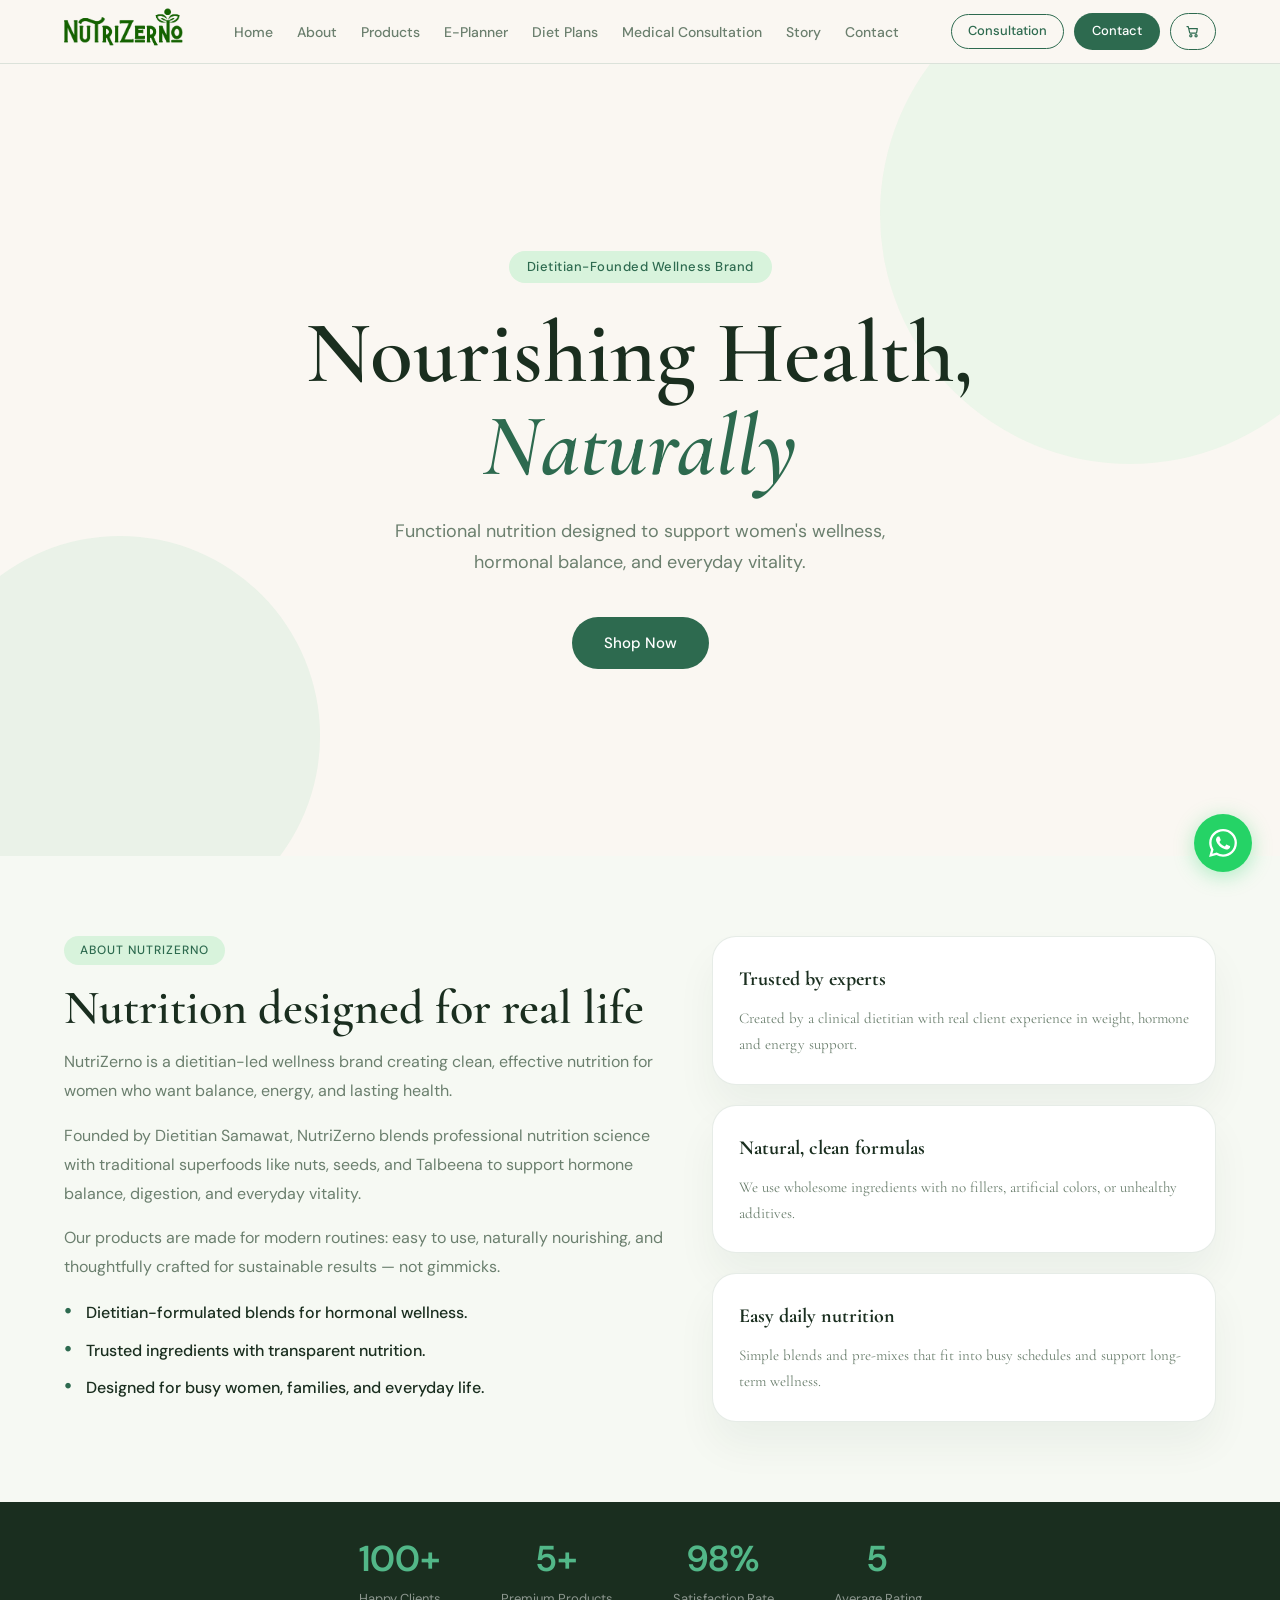
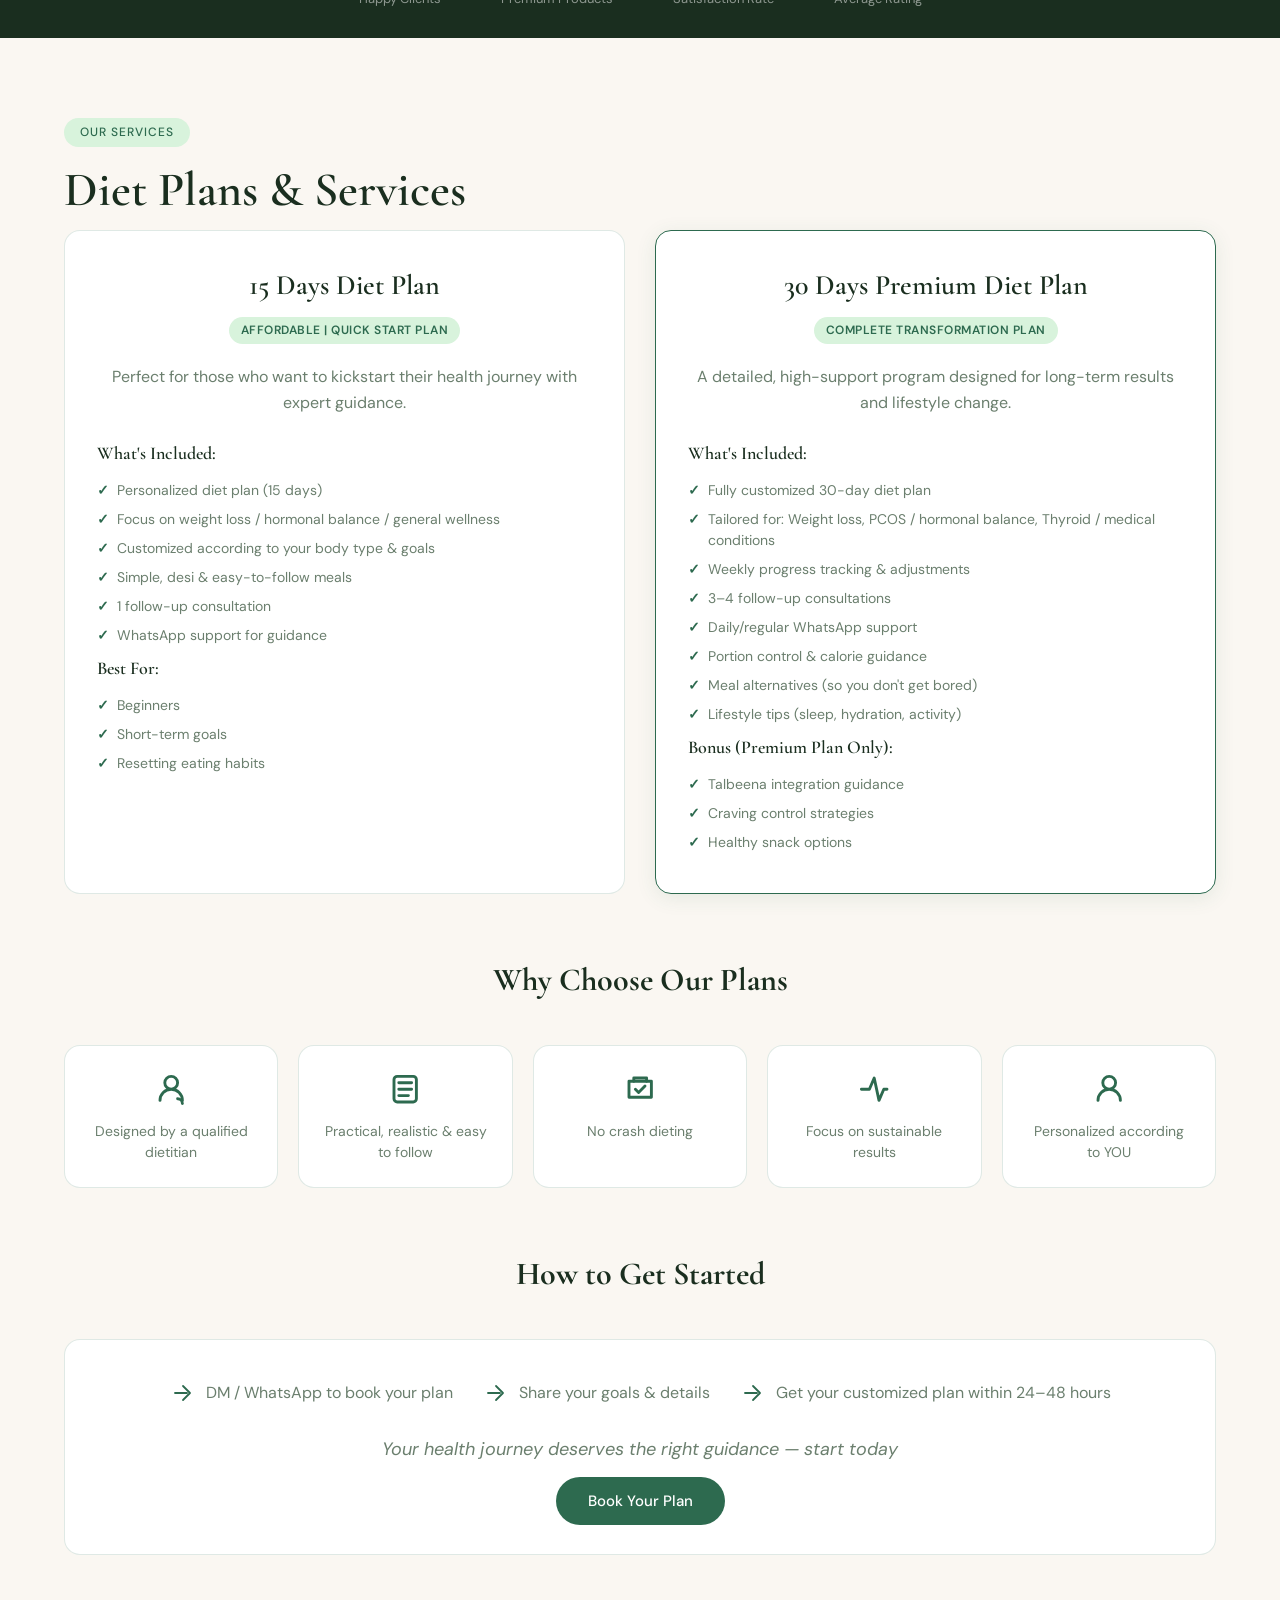
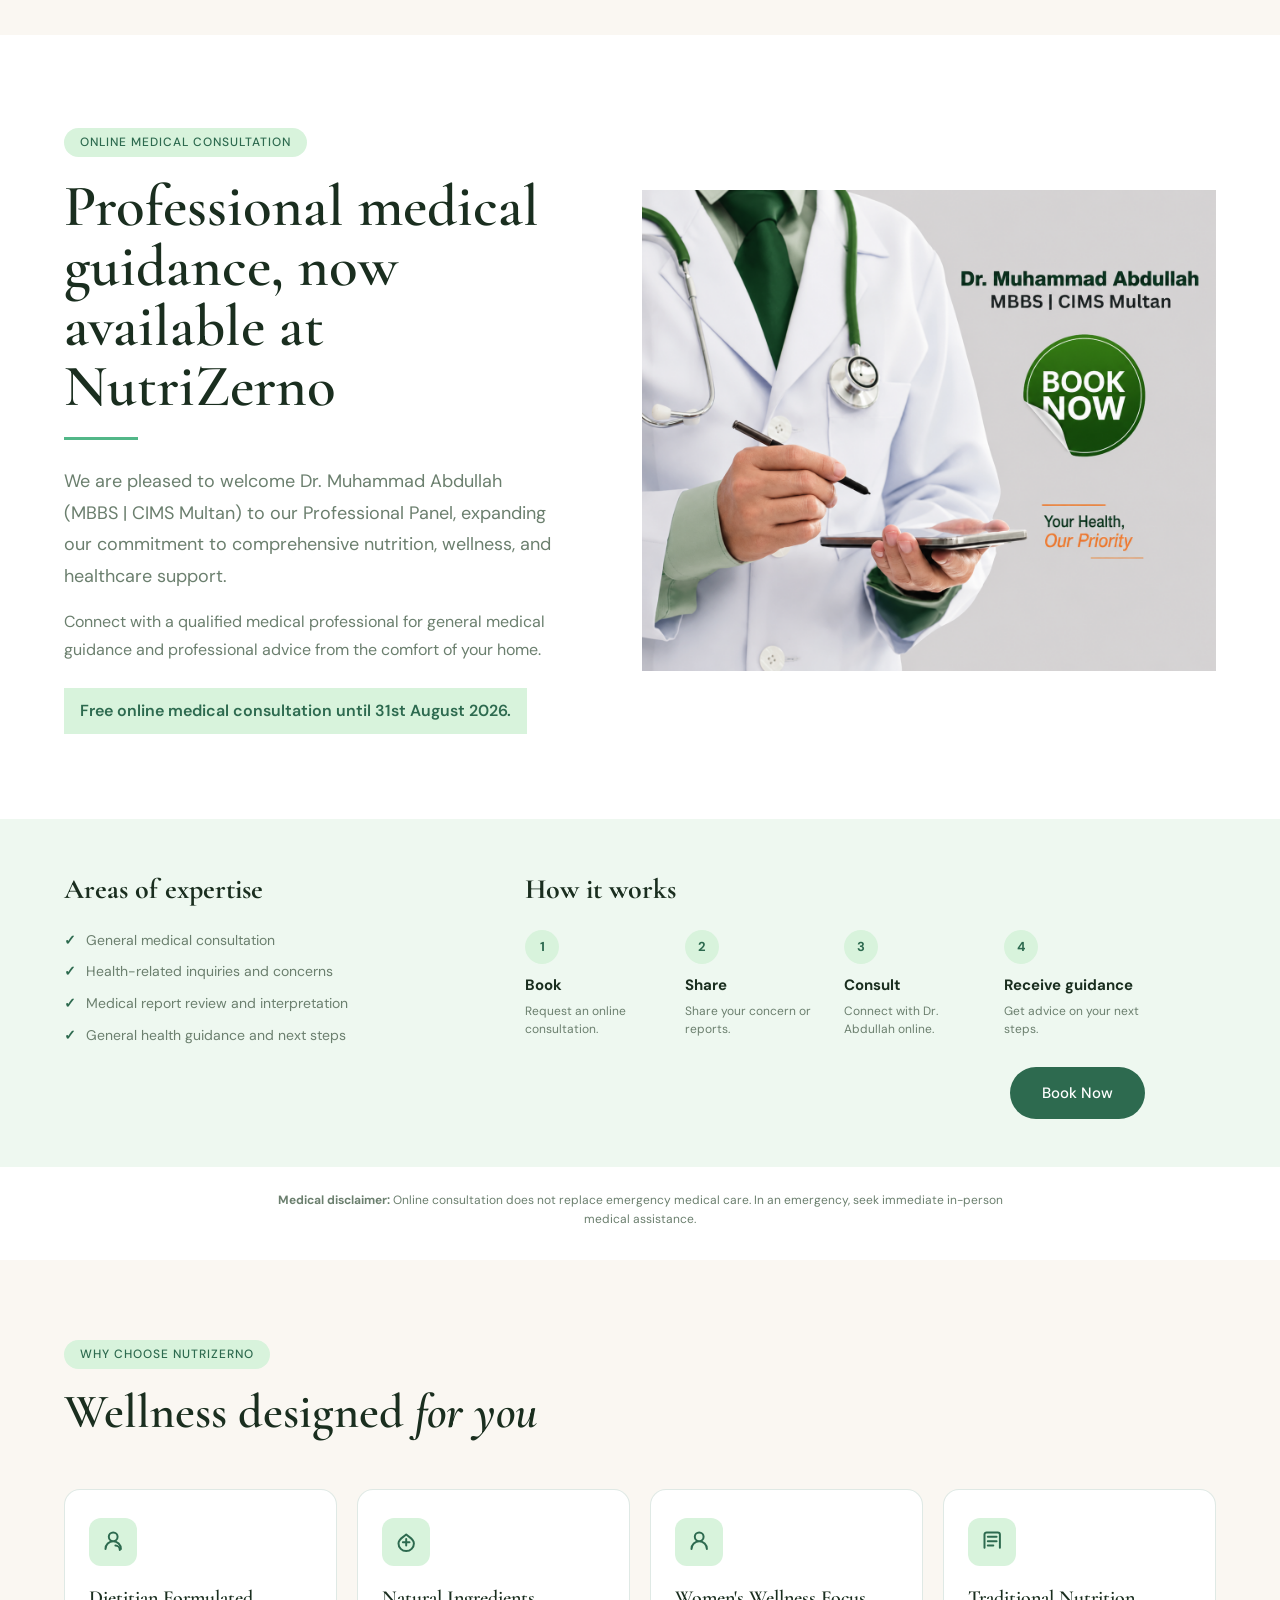
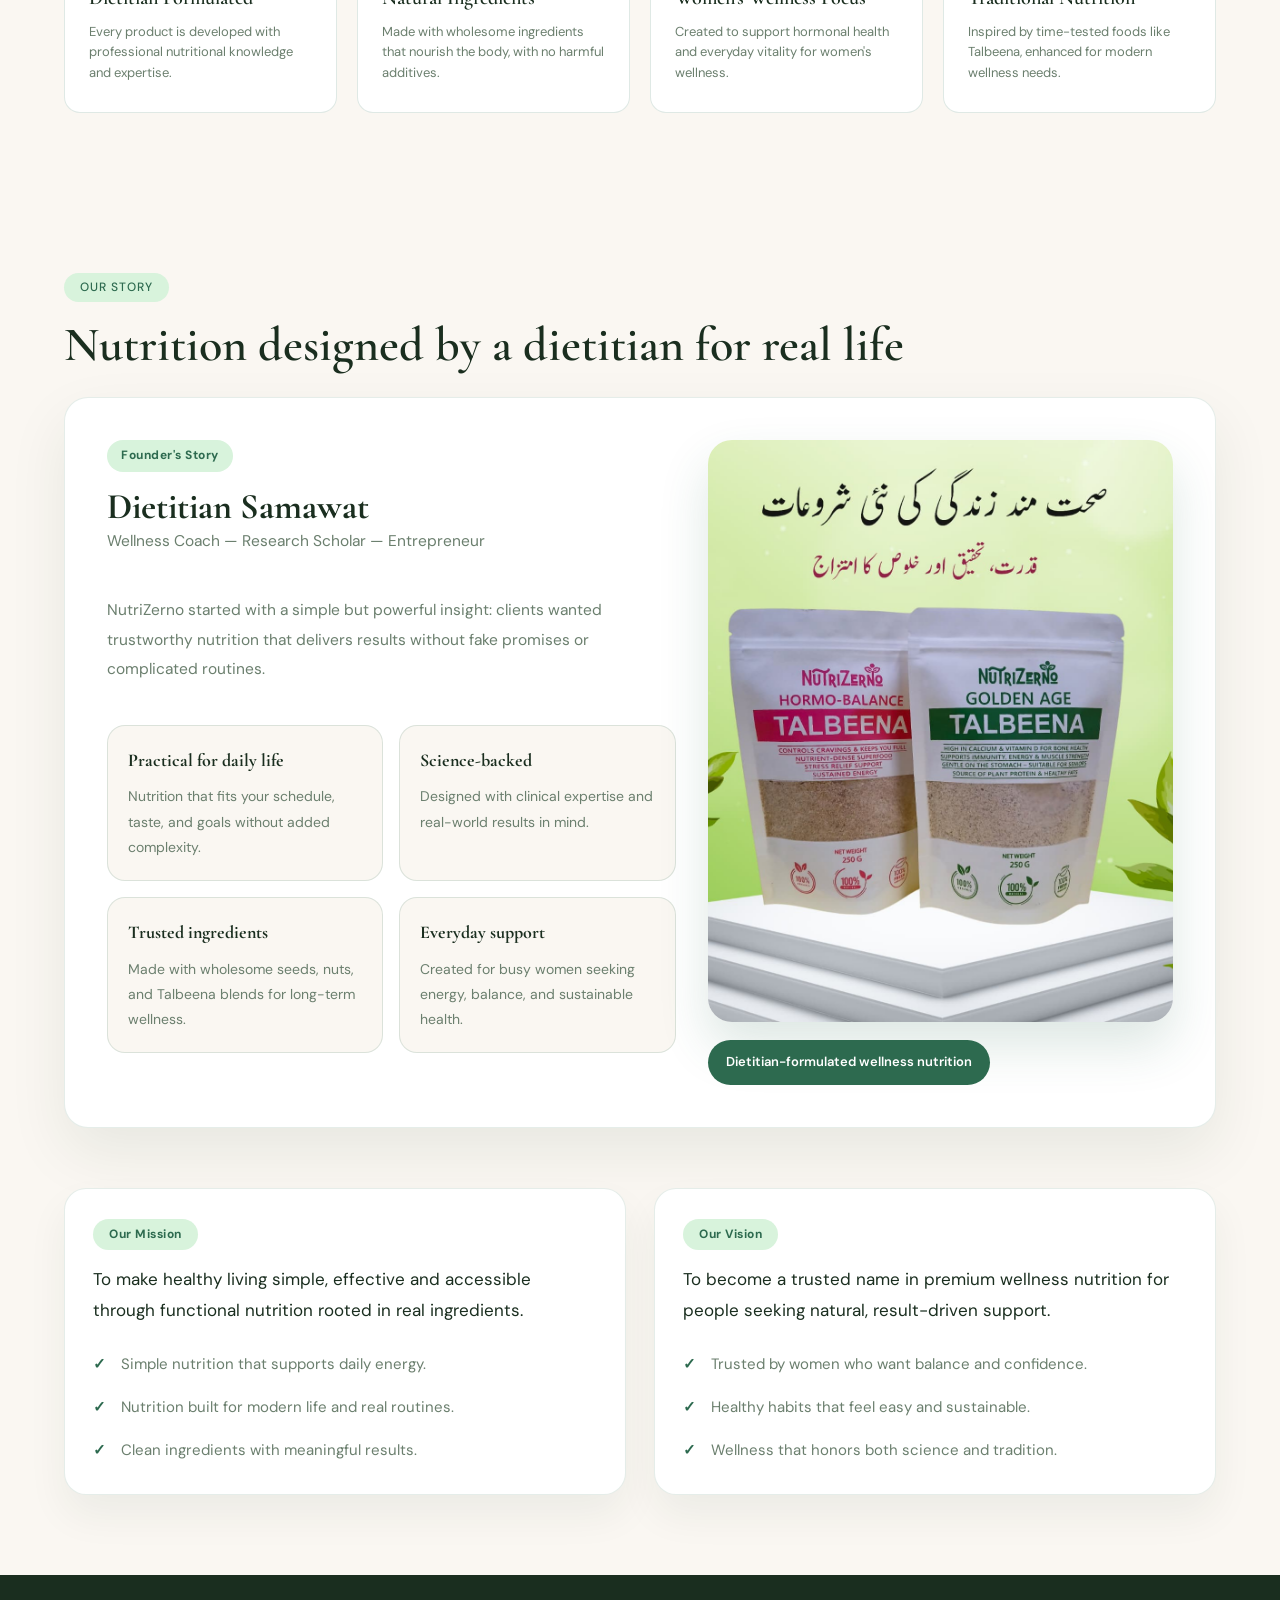
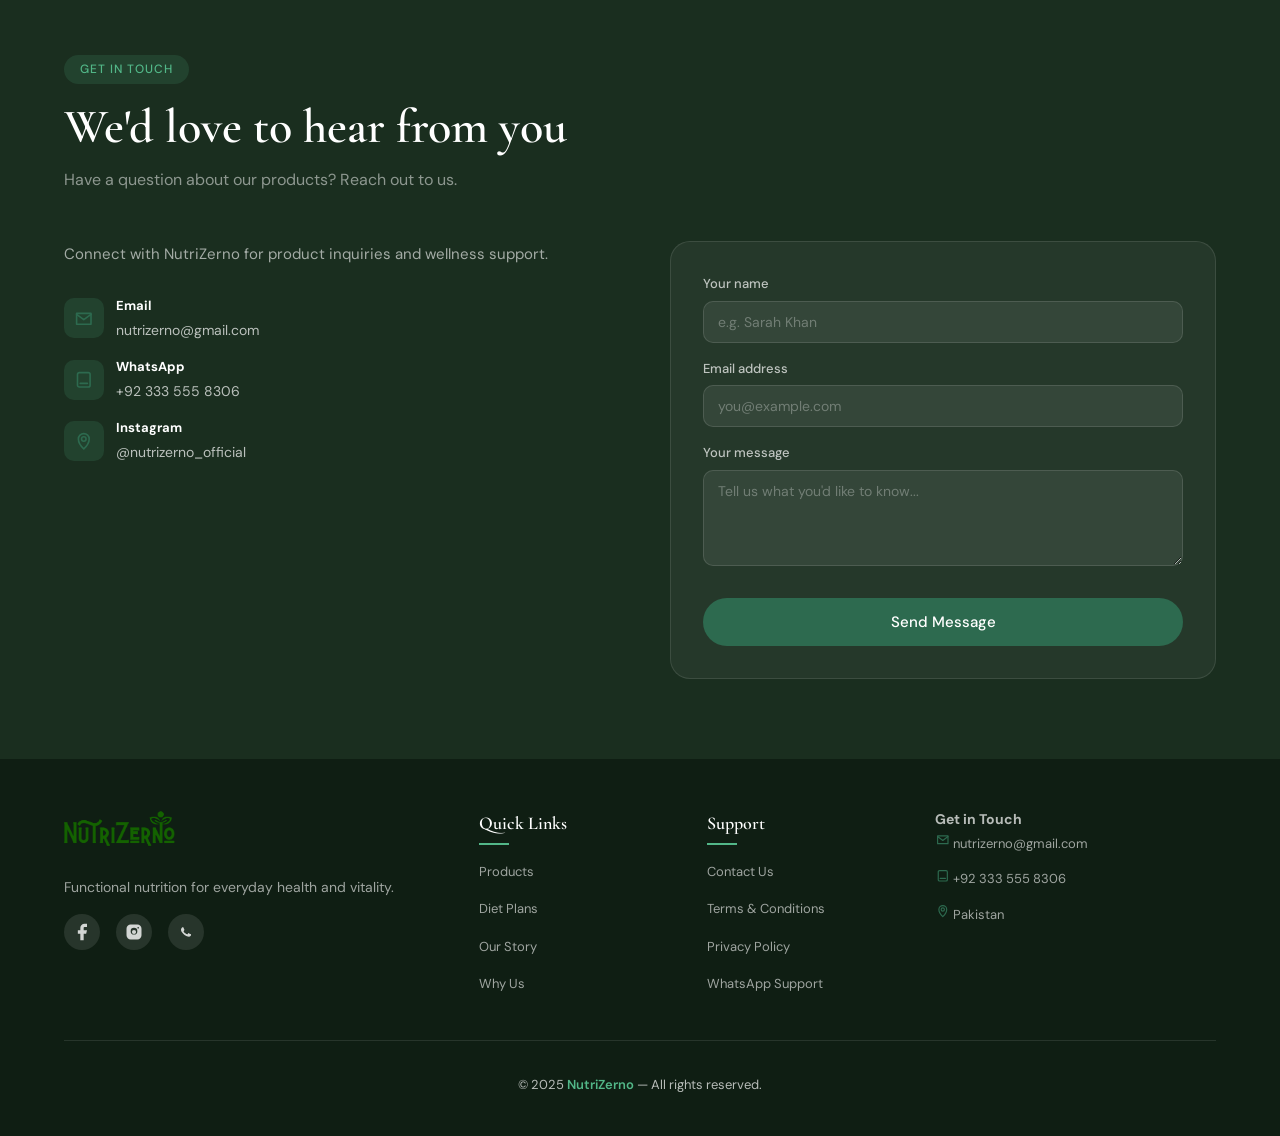
<file: index.html>
<!DOCTYPE html>
<html lang="en">
<head>
<meta charset="UTF-8">
<meta name="viewport" content="width=device-width, initial-scale=1.0">

<!-- Primary SEO Meta Tags -->
<title>NutriZerno | By Dietitian Samawat</title>
<meta name="title" content="NutriZerno | By Dietitian Samawat">
<meta name="description" content="NutriZerno is a dietitian-led wellness brand in Pakistan offering premium Talbeena blends, seed cycling mixes, and personalized diet plans for hormonal balance, PCOS, and weight loss.">
<meta name="keywords" content="NutriZerno, Talbeena Pakistan, seed cycling Pakistan, PCOS diet plan, hormonal balance nutrition, dietitian formulated, women wellness Pakistan, weight loss plan, functional foods">
<meta name="author" content="Dietitian Samawat - NutriZerno">
<meta name="robots" content="index, follow, max-snippet:-1, max-image-preview:large, max-video-preview:-1">
<meta name="language" content="English">
<meta name="theme-color" content="#1b6a39">
<meta name="revisit-after" content="7 days">
<meta name="geo.region" content="PK">
<meta name="geo.placename" content="Pakistan">

<!-- Open Graph / Social Media Meta Tags -->
<meta property="og:locale" content="en_PK">
<meta property="og:site_name" content="NutriZerno">
<meta property="og:type" content="website">
<meta property="og:url" content="https://www.nutrizerno.com/">
<meta property="og:title" content="NutriZerno - By Dietitian Samawat">
<meta property="og:description" content="Discover HormoBalance Talbeena, seed cycling blends, and premium wellness nutrition for women in Pakistan.">
<meta property="og:image" content="https://www.nutrizerno.com/images/og-image.jpg">
<meta property="og:image:alt" content="NutriZerno Product Collection - Talbeena and Seed Mixes">

<!-- Twitter Card Meta Tags -->
<meta property="twitter:card" content="summary_large_image">
<meta property="twitter:url" content="https://www.nutrizerno.com/">
<meta property="twitter:title" content="NutriZerno | By Dietitian Samawat">
<meta property="twitter:description" content="Premium Talbeena, seed cycling blends & diet plans for PCOS, weight loss & women's wellness.">
<meta property="twitter:image" content="https://www.nutrizerno.com/images/og-image.jpg">
<meta property="twitter:creator" content="@nutrizerno_official">

<!-- Canonical URL -->
<link rel="canonical" href="https://www.nutrizerno.com/">
<link rel="icon" type="image/png" href="./images/logoSquare.png">

<link rel="stylesheet" href="style.css">
<link href="https://fonts.googleapis.com/css2?family=Cormorant+Garamond:ital,wght@0,400;0,600;1,400&family=DM+Sans:wght@300;400;500&display=swap" rel="stylesheet">


<!-- JSON-LD Structured Data -->
<script type="application/ld+json">
{
  "@context": "https://schema.org",
  "@type": "HealthAndBeautyBusiness",
  "name": "NutriZerno",
  "url": "https://www.nutrizerno.com",
  "logo": "https://www.nutrizerno.com/images/logo.png",
  "image": "https://www.nutrizerno.com/images/Hero.jpeg",
  "description": "Dietitian-led premium wellness brand offering functional nutrition through Talbeena blends, seed cycling mixes, and personalized diet plans for women's health in Pakistan.",
  "founder": {
    "@type": "Person",
    "name": "Dietitian Samawat",
    "jobTitle": "Clinical Dietitian & Wellness Coach"
  },
  "address": {
    "@type": "PostalAddress",
    "addressCountry": "PK"
  },
  "contactPoint": {
    "@type": "ContactPoint",
    "telephone": "+923335558306",
    "contactType": "customer service",
    "contactOption": "TollFree",
    "areaServed": "PK",
    "availableLanguage": ["English", "Urdu"]
  },
  "sameAs": [
    "https://www.instagram.com/nutrizerno",
    "https://www.facebook.com/share/1DbxPfG18h/"
  ]
}
</script>
</head>
<body>

<!-- WHATSAPP FLOAT -->
<a class="wa-float" href="https://wa.me/923335558306?text=Hi%20NutriZerno!%20I%20want%20to%20know%20more%20about%20your%20products." target="_blank" aria-label="Chat on WhatsApp" title="Chat with NutriZerno on WhatsApp">
  <svg viewBox="0 0 24 24" fill="#fff" xmlns="http://www.w3.org/2000/svg">
    <path d="M17.472 14.382c-.297-.149-1.758-.867-2.03-.967-.273-.099-.471-.148-.67.15-.197.297-.767.966-.94 1.164-.173.199-.347.223-.644.075-.297-.15-1.255-.463-2.39-1.475-.883-.788-1.48-1.761-1.653-2.059-.173-.297-.018-.458.13-.606.134-.133.298-.347.446-.52.149-.174.198-.298.298-.497.099-.198.05-.371-.025-.52-.075-.149-.669-1.612-.916-2.207-.242-.579-.487-.5-.669-.51-.173-.008-.371-.01-.57-.01-.198 0-.52.074-.792.372-.272.297-1.04 1.016-1.04 2.479 0 1.462 1.065 2.875 1.213 3.074.149.198 2.096 3.2 5.077 4.487.709.306 1.262.489 1.694.625.712.227 1.36.195 1.871.118.571-.085 1.758-.719 2.006-1.413.248-.694.248-1.289.173-1.413-.074-.124-.272-.198-.57-.347m-5.421 7.403h-.004a9.87 9.87 0 01-5.031-1.378l-.361-.214-3.741.982.998-3.648-.235-.374a9.86 9.86 0 01-1.51-5.26c.001-5.45 4.436-9.884 9.888-9.884 2.64 0 5.122 1.03 6.988 2.898a9.825 9.825 0 012.893 6.994c-.003 5.45-4.437 9.884-9.885 9.884m8.413-18.297A11.815 11.815 0 0012.05 0C5.495 0 .16 5.335.157 11.892c0 2.096.547 4.142 1.588 5.945L.057 24l6.305-1.654a11.882 11.882 0 005.683 1.448h.005c6.554 0 11.89-5.335 11.893-11.893a11.821 11.821 0 00-3.48-8.413z"/>
  </svg>
</a>
<div class="wa-tooltip">Chat on WhatsApp</div>
<!-- NAV - Sleek & Compact -->
<nav>
  <div class="logo">
    <a href="index.html"><img src="./images/logo.png" alt="NutriZerno Logo" class="logo-img"></a>
  </div>
  <ul class="nav-links" id="primary-navigation">
    <li><a href="index.html">Home</a></li>
    <li><a href="#about">About</a></li>
    <li><a href="products.html">Products</a></li>
    <li><a href="e-planner.html">E-Planner</a></li>
    <li><a href="index.html#plans">Diet Plans</a></li>
    <li><a href="#consultation">Medical Consultation</a></li>
    <li><a href="index.html#story">Story</a></li>
    <li><a href="index.html#contact">Contact</a></li>
    <!-- <li><a href="terms.html">Terms & Conditions</a></li> -->
  </ul>
  <div class="nav-buttons">
    <a href="https://wa.me/923335558306?text=Hi%20NutriZerno!%20I%20want%20to%20book%20a%20consultation." class="btn-outline nav-consultation" target="_blank">Consultation</a>
    <a href="index.html#contact" class="nav-cta">Contact</a>
    <button class="cart-button" onclick="openCart()" aria-label="Open cart">
      <span class="cart-icon icon-shell" aria-hidden="true">
        <svg viewBox="0 0 24 24" aria-hidden="true"><circle cx="9" cy="18" r="1.7"></circle><circle cx="17" cy="18" r="1.7"></circle><path d="M3 4h2l2.2 9.2a1 1 0 0 0 1 .8h8.7a1 1 0 0 0 1-.8L19 7H7"></path></svg>
      </span>
      <span class="cart-badge" id="cartCount">0</span>
    </button>
  </div>
  <button class="hamburger" type="button" onclick="toggleMenu()" aria-label="Toggle navigation menu" aria-controls="primary-navigation" aria-expanded="false">
    <span></span>
    <span></span>
    <span></span>
  </button>
</nav>

<!-- HERO -->
<section class="hero">
  <div class="hero-tag">Dietitian-Founded Wellness Brand</div>
  <h1>Nourishing Health,<br><em>Naturally</em></h1>
  <p>Functional nutrition designed to support women's wellness, hormonal balance, and everyday vitality.</p>
  <div class="hero-btns">
    <a href="products.html" class="btn-primary">Shop Now</a>
    <!-- <a href="#featured" class="btn-outline">Discover NutriZerno</a> -->
  </div>
</section>

<!-- ABOUT NUTRIZERNO -->
<section id="about" class="about-section">
  <div class="about-grid">
    <div class="about-copy">
      <div class="section-tag">About NutriZerno</div>
      <h2 class="section-title">Nutrition designed for real life</h2>
      <p class="about-lead">NutriZerno is a dietitian-led wellness brand creating clean, effective nutrition for women who want balance, energy, and lasting health.</p>
      <p>Founded by Dietitian Samawat, NutriZerno blends professional nutrition science with traditional superfoods like nuts, seeds, and Talbeena to support hormone balance, digestion, and everyday vitality.</p>
      <p>Our products are made for modern routines: easy to use, naturally nourishing, and thoughtfully crafted for sustainable results — not gimmicks.</p>
      <ul class="about-list">
        <li>Dietitian-formulated blends for hormonal wellness.</li>
        <li>Trusted ingredients with transparent nutrition.</li>
        <li>Designed for busy women, families, and everyday life.</li>
      </ul>
    </div>
    <div class="about-cards">
      <div class="about-card">
        <h4>Trusted by experts</h4>
        <p>Created by a clinical dietitian with real client experience in weight, hormone and energy support.</p>
      </div>
      <div class="about-card">
        <h4>Natural, clean formulas</h4>
        <p>We use wholesome ingredients with no fillers, artificial colors, or unhealthy additives.</p>
      </div>
      <div class="about-card">
        <h4>Easy daily nutrition</h4>
        <p>Simple blends and pre-mixes that fit into busy schedules and support long-term wellness.</p>
      </div>
    </div>
  </div>
</section>

<!-- STATS -->
<div class="stats-bar">
  <div class="stat"><div class="stat-num">100+</div><div class="stat-label">Happy Clients</div></div>
  <div class="stat"><div class="stat-num">5+</div><div class="stat-label">Premium Products</div></div>
  <div class="stat"><div class="stat-num">98%</div><div class="stat-label">Satisfaction Rate</div></div>
  <div class="stat"><div class="stat-num">5</div><div class="stat-label">Average Rating</div></div>
</div>

<!-- FEATURED PRODUCT -->
<!-- <section id="featured" class="featured-product">
  <div class="featured-content">
    <div class="featured-text">
      <h2 class="section-title">HormoBalance Talbeena</h2>
      <p class="featured-desc">A nourishing functional blend designed to support hormonal balance, gut health, and sustained energy.</p>
      
      <div class="featured-benefits">
        <h3>Key Benefits</h3>
        <ul class="benefits-list">
          <li>Supports gut health and digestion. Promotes emotional and physical strength. Suitable for kids, adults, and elderly.</li>
          <li>Helps manage cravings and calorie intake. Supports metabolism and fat loss. Easy daily use for busy routines.</li>
          <li>Almonds for brain and skin health. Foxnuts for light, healthy snacking. Seeds for hormones and energy balance.</li>
        </ul>
      </div>
      
      <div class="featured-cta">
        <p class="coming-soon">Orders opening soon.</p>
      </div>
    </div>
    <div class="featured-image">
      <img src="./images/Product3.png" alt="HormoBalance Talbeena - Dietitian formulated for PCOS and hormonal health" class="featured-product-img" loading="lazy">
    </div>
  </div>
</section> -->

<!-- PRODUCTS (moved to products.html) -->
<!-- <section id="products-teaser">
  <div class="products-header">
    <div class="section-tag">Our Products</div>
    <h2 class="section-title">Premium nutrition, for everyday wellness</h2>
    <p class="section-sub">Explore our full product range on the dedicated shop page.</p>
    <a href="products.html" class="btn-primary" style="margin-top:18px;display:inline-block">Visit Shop</a>
  </div>
</section> -->

<!-- DIET PLANS -->
<section id="plans" class="diet-plans-section">
  <div class="section-tag">Our Services</div>
  <h2 class="section-title">Diet Plans & Services</h2>

  <div class="plans-grid">
    <!-- 15 Days Plan -->
    <div class="plan-card">
      <div class="plan-header">
        <div class="plan-title">15 Days Diet Plan</div>
        <div class="plan-badge">Affordable | Quick Start Plan</div>
      </div>
      <div class="plan-description">
        Perfect for those who want to kickstart their health journey with expert guidance.
      </div>
      <div class="plan-features">
        <h4>What's Included:</h4>
        <ul>
          <li>Personalized diet plan (15 days)</li>
          <li>Focus on weight loss / hormonal balance / general wellness</li>
          <li>Customized according to your body type & goals</li>
          <li>Simple, desi & easy-to-follow meals</li>
          <li>1 follow-up consultation</li>
          <li>WhatsApp support for guidance</li>
        </ul>
      </div>
      <div class="plan-best-for">
        <h4>Best For:</h4>
        <ul>
          <li>Beginners</li>
          <li>Short-term goals</li>
          <li>Resetting eating habits</li>
        </ul>
      </div>
    </div>

    <!-- 30 Days Premium Plan -->
    <div class="plan-card premium">
      <div class="plan-header">
        <div class="plan-title">30 Days Premium Diet Plan</div>
        <div class="plan-badge">Complete Transformation Plan</div>
      </div>
      <div class="plan-description">
        A detailed, high-support program designed for long-term results and lifestyle change.
      </div>
      <div class="plan-features">
        <h4>What's Included:</h4>
        <ul>
          <li>Fully customized 30-day diet plan</li>
          <li>Tailored for: Weight loss, PCOS / hormonal balance, Thyroid / medical conditions</li>
          <li>Weekly progress tracking & adjustments</li>
          <li>3–4 follow-up consultations</li>
          <li>Daily/regular WhatsApp support</li>
          <li>Portion control & calorie guidance</li>
          <li>Meal alternatives (so you don't get bored)</li>
          <li>Lifestyle tips (sleep, hydration, activity)</li>
        </ul>
      </div>
      <div class="plan-bonus">
        <h4>Bonus (Premium Plan Only):</h4>
        <ul>
          <li>Talbeena integration guidance</li>
          <li>Craving control strategies</li>
          <li>Healthy snack options</li>
        </ul>
      </div>
    </div>
  </div>

  <!-- Why Choose Section -->
  <div class="why-choose-section">
    <h3>Why Choose Our Plans</h3>
    <div class="why-choose-grid">
      <div class="why-item">
        <div class="why-icon icon-shell" aria-hidden="true">
          <svg viewBox="0 0 24 24" aria-hidden="true"><path d="M12 12a4 4 0 1 0-4-4 4 4 0 0 0 4 4zm-7 7a7 7 0 0 1 14 0"></path><path d="M19 21a3 3 0 0 0-3-3"></path></svg>
        </div>
        <p>Designed by a qualified dietitian</p>
      </div>
      <div class="why-item">
        <div class="why-icon icon-shell" aria-hidden="true">
          <svg viewBox="0 0 24 24" aria-hidden="true"><path d="M7 4h10a2 2 0 0 1 2 2v12a2 2 0 0 1-2 2H7a2 2 0 0 1-2-2V6a2 2 0 0 1 2-2z"></path><path d="M8 8h8M8 12h8M8 16h6"></path></svg>
        </div>
        <p>Practical, realistic & easy to follow</p>
      </div>
      <div class="why-item">
        <div class="why-icon icon-shell" aria-hidden="true">
          <svg viewBox="0 0 24 24" aria-hidden="true"><path d="M5 7h14v10H5z"></path><path d="M8 7V5h8v2M9 12l2 2 4-4"></path></svg>
        </div>
        <p>No crash dieting</p>
      </div>
      <div class="why-item">
        <div class="why-icon icon-shell" aria-hidden="true">
          <svg viewBox="0 0 24 24" aria-hidden="true"><path d="M4 12h5l3-7 3 14 3-7h2"></path></svg>
        </div>
        <p>Focus on sustainable results</p>
      </div>
      <div class="why-item">
        <div class="why-icon icon-shell" aria-hidden="true">
          <svg viewBox="0 0 24 24" aria-hidden="true"><path d="M12 12a4 4 0 1 0-4-4 4 4 0 0 0 4 4zm-7 7a7 7 0 0 1 14 0"></path></svg>
        </div>
        <p>Personalized according to YOU</p>
      </div>
    </div>
  </div>

  <!-- How to Get Started -->
  <div class="get-started-section">
    <h3>How to Get Started</h3>
    <div class="get-started-content">
      <div class="get-started-steps">
        <div class="step">
          <div class="step-icon icon-shell" aria-hidden="true">
            <svg viewBox="0 0 24 24" aria-hidden="true"><path d="M5 12h12"></path><path d="M13 5l7 7-7 7"></path></svg>
          </div>
          <p>DM / WhatsApp to book your plan</p>
        </div>
        <div class="step">
          <div class="step-icon icon-shell" aria-hidden="true">
            <svg viewBox="0 0 24 24" aria-hidden="true"><path d="M5 12h12"></path><path d="M13 5l7 7-7 7"></path></svg>
          </div>
          <p>Share your goals & details</p>
        </div>
        <div class="step">
          <div class="step-icon icon-shell" aria-hidden="true">
            <svg viewBox="0 0 24 24" aria-hidden="true"><path d="M5 12h12"></path><path d="M13 5l7 7-7 7"></path></svg>
          </div>
          <p>Get your customized plan within 24–48 hours</p>
        </div>
      </div>
      <div class="get-started-cta">
        <p>Your health journey deserves the right guidance — start today </p>
        <a href="https://wa.me/923335558306?text=Hi%20NutriZerno!%20I%20want%20to%20know%20more%20about%20your%20diet%20plans." class="btn-primary" target="_blank">Book Your Plan</a>
      </div>
    </div>
  </div>
</section>

<!-- ONLINE MEDICAL CONSULTATION -->
<section id="consultation" class="consultation-section">
  <div class="consultation-hero">
    <div class="consultation-copy">
      <div class="section-tag">Online Medical Consultation</div>
      <h2 class="section-title">Professional medical guidance, now available at NutriZerno</h2>
      <div class="consultation-accent" aria-hidden="true"></div>
      <p class="consultation-lead">We are pleased to welcome Dr. Muhammad Abdullah (MBBS | CIMS Multan) to our Professional Panel, expanding our commitment to comprehensive nutrition, wellness, and healthcare support.</p>
      <p>Connect with a qualified medical professional for general medical guidance and professional advice from the comfort of your home.</p>

      <div class="consultation-offer">Free online medical consultation until 31st August 2026.</div>
    </div>
    <div class="consultation-image-wrap">
      <img src="images/Dr.Abdullah Ads.png" alt="Dr. Muhammad Abdullah, MBBS, CIMS Multan" class="consultation-image" loading="lazy">
    </div>
  </div>

  <div class="consultation-information">
    <div class="consultation-expertise">
      <h3>Areas of expertise</h3>
      <ul class="consultation-list">
        <li>General medical consultation</li>
        <li>Health-related inquiries and concerns</li>
        <li>Medical report review and interpretation</li>
        <li>General health guidance and next steps</li>
      </ul>
    </div>
    <div class="consultation-workflow">
      <h3>How it works</h3>
      <ol class="consultation-steps">
        <li><span class="consultation-step-icon">1</span><strong>Book</strong><span>Request an online consultation.</span></li>
        <li><span class="consultation-step-icon">2</span><strong>Share</strong><span>Share your concern or reports.</span></li>
        <li><span class="consultation-step-icon">3</span><strong>Consult</strong><span>Connect with Dr. Abdullah online.</span></li>
        <li><span class="consultation-step-icon">4</span><strong>Receive guidance</strong><span>Get advice on your next steps.</span></li>
      </ol>
      <a href="https://wa.me/923335558306?text=Hi%20NutriZerno!%20I%20want%20to%20book%20an%20online%20medical%20consultation." class="btn-primary consultation-cta" target="_blank" rel="noopener noreferrer">Book Now</a>
    </div>
  </div>
  <p class="consultation-disclaimer"><strong>Medical disclaimer:</strong> Online consultation does not replace emergency medical care. In an emergency, seek immediate in-person medical assistance.</p>
</section>

<!-- BENEFITS -->
<section id="benefits">
  <div class="section-tag">Why Choose NutriZerno</div>
  <h2 class="section-title">Wellness designed <em>for you</em></h2>
  <div class="benefits-grid">
    <div class="benefit-card">
      <div class="benefit-icon icon-shell" aria-hidden="true">
        <svg viewBox="0 0 24 24" aria-hidden="true"><path d="M12 12a4 4 0 1 0-4-4 4 4 0 0 0 4 4zm-7 7a7 7 0 0 1 14 0"></path><path d="M18 20a4 4 0 0 0-4-4"></path></svg>
      </div>
      <h3>Dietitian Formulated</h3>
      <p>Every product is developed with professional nutritional knowledge and expertise.</p>
    </div>
    <div class="benefit-card">
      <div class="benefit-icon icon-shell" aria-hidden="true">
        <svg viewBox="0 0 24 24" aria-hidden="true"><path d="M19 14c0-4-3.5-5-7-8-3.5 3-7 4-7 8a7 7 0 0 0 14 0z"></path><path d="M12 10v6"></path><path d="M9 13h6"></path></svg>
      </div>
      <h3>Natural Ingredients</h3>
      <p>Made with wholesome ingredients that nourish the body, with no harmful additives.</p>
    </div>
    <div class="benefit-card">
      <div class="benefit-icon icon-shell" aria-hidden="true">
        <svg viewBox="0 0 24 24" aria-hidden="true"><path d="M12 12a4 4 0 1 0-4-4 4 4 0 0 0 4 4zm-7 7a7 7 0 0 1 14 0"></path></svg>
      </div>
      <h3>Women's Wellness Focus</h3>
      <p>Created to support hormonal health and everyday vitality for women's wellness.</p>
    </div>
    <div class="benefit-card">
      <div class="benefit-icon icon-shell" aria-hidden="true">
        <svg viewBox="0 0 24 24" aria-hidden="true"><path d="M5 18V6a2 2 0 0 1 2-2h10a2 2 0 0 1 2 2v12"></path><path d="M8 8h8M8 12h8M8 16h5"></path></svg>
      </div>
      <h3>Traditional Nutrition</h3>
      <p>Inspired by time-tested foods like Talbeena, enhanced for modern wellness needs.</p>
    </div>
  </div>
</section>

<!-- OUR STORY -->
<section id="story" class="story-section">
  <div class="section-tag">Our Story</div>
  <h2 class="section-title">Nutrition designed by a dietitian for real life</h2>
  <div class="story-card">
    <div class="story-copy">
      <!-- <p class="story-lead">Built from real client experience, scientific knowledge, and practical nutrition that works in busy everyday life.</p> -->
      <div class="story-copy-inner">
        <div class="story-headline">
          <span class="story-label">Founder's Story</span>
          <h3>Dietitian Samawat</h3>
          <p class="story-sub">Wellness Coach — Research Scholar — Entrepreneur</p>
        </div>
        <p>NutriZerno started with a simple but powerful insight: clients wanted trustworthy nutrition that delivers results without fake promises or complicated routines.</p>
        <!-- <div class="story-quote">
          <p>“As a dietitian, I was guiding clients daily through weight, hormone and energy struggles — but the market kept offering one-size-fits-all solutions. I wanted something real, effective and easy for modern life.”</p>
        </div> -->
        <div class="story-points">
          <div class="story-point">
            <h4>Practical for daily life</h4>
            <p>Nutrition that fits your schedule, taste, and goals without added complexity.</p>
          </div>
          <div class="story-point">
            <h4>Science-backed</h4>
            <p>Designed with clinical expertise and real-world results in mind.</p>
          </div>
          <div class="story-point">
            <h4>Trusted ingredients</h4>
            <p>Made with wholesome seeds, nuts, and Talbeena blends for long-term wellness.</p>
          </div>
          <div class="story-point">
            <h4>Everyday support</h4>
            <p>Created for busy women seeking energy, balance, and sustainable health.</p>
          </div>
        </div>
      </div>
    </div>
    <div class="story-image-card">
      <div class="story-image-frame">
        <img src="images/Hero.jpeg" alt="NutriZerno Founder Dietitian Samawat - Wellness Coach" class="story-img" loading="lazy">
      </div>
      <div class="story-badge">Dietitian-formulated wellness nutrition</div>
    </div>
  </div>
  <div class="mission-vision">
    <div class="mission-box">
      <div class="mission-card-header">
        <span class="mission-tag">Our Mission</span>
        <p>To make healthy living simple, effective and accessible through functional nutrition rooted in real ingredients.</p>
      </div>
      <ul class="mission-list">
        <li>Simple nutrition that supports daily energy.</li>
        <li>Nutrition built for modern life and real routines.</li>
        <li>Clean ingredients with meaningful results.</li>
      </ul>
    </div>
    <div class="vision-box">
      <div class="mission-card-header">
        <span class="mission-tag">Our Vision</span>
        <p>To become a trusted name in premium wellness nutrition for people seeking natural, result-driven support.</p>
      </div>
      <ul class="mission-list">
        <li>Trusted by women who want balance and confidence.</li>
        <li>Healthy habits that feel easy and sustainable.</li>
        <li>Wellness that honors both science and tradition.</li>
      </ul>
    </div>
  </div>
</section>

<!-- CONTACT -->
<section id="contact">
  <div class="section-tag">Get in Touch</div>
  <h2 class="section-title">We'd love to hear from you</h2>
  <p class="section-sub">Have a question about our products? Reach out to us.</p>
  <div class="contact-grid">
    <div class="contact-info">
      <p>Connect with NutriZerno for product inquiries and wellness support.</p>
      <div class="contact-detail">
        <div class="contact-icon icon-shell" aria-hidden="true">
          <svg viewBox="0 0 24 24" aria-hidden="true"><path d="M4 6h16v12H4z"></path><path d="M4 7l8 6 8-6"></path></svg>
        </div>
        <div class="contact-detail-text"><strong>Email</strong>nutrizerno@gmail.com</div>
      </div>
      <div class="contact-detail">
        <div class="contact-icon icon-shell" aria-hidden="true">
          <svg viewBox="0 0 24 24" aria-hidden="true"><path d="M7 4h10a2 2 0 0 1 2 2v12a2 2 0 0 1-2 2H7a2 2 0 0 1-2-2V6a2 2 0 0 1 2-2z"></path><path d="M8 16h8"></path></svg>
        </div>
        <div class="contact-detail-text"><strong>WhatsApp</strong>+92 333 555 8306</div>
      </div>
      <div class="contact-detail">
        <div class="contact-icon icon-shell" aria-hidden="true">
          <svg viewBox="0 0 24 24" aria-hidden="true"><path d="M12 21s6-5.5 6-11a6 6 0 1 0-12 0c0 5.5 6 11 6 11z"></path><circle cx="12" cy="10" r="2.5"></circle></svg>
        </div>
        <div class="contact-detail-text"><strong>Instagram</strong>@nutrizerno_official</div>
      </div>
    </div>
    <div class="contact-form-box">
      <div class="form-group">
        <label>Your name</label>
        <input type="text" id="c-name" placeholder="e.g. Sarah Khan">
      </div>
      <div class="form-group">
        <label>Email address</label>
        <input type="email" id="c-email" placeholder="you@example.com">
      </div>
      <div class="form-group">
        <label>Your message</label>
        <textarea id="c-msg" rows="4" placeholder="Tell us what you'd like to know..."></textarea>
      </div>
      <button class="submit-btn" onclick="sendContactMsg()">Send Message</button>
      <div class="success-msg" id="contact-success">
        Thank you! Your message has been sent. We'll reply within 24 hours.
      </div>
    </div>
  </div>
</section>

<!-- FOOTER - Clean & Professional -->
<footer>
  <div class="footer-container">
    <div class="footer-brand">
      <img src="./images/logo.png" alt="NutriZerno Logo" class="footer-logo">
      <p>Functional nutrition for everyday health and vitality.</p>
      <div class="social-links">
        <a href="https://www.facebook.com/share/1DbxPfG18h/" target="_blank" rel="noopener noreferrer" aria-label="Facebook">
          <svg width="20" height="20" viewBox="0 0 24 24" fill="currentColor"><path d="M18 2h-3a5 5 0 0 0-5 5v3H7v4h3v8h4v-8h3l1-4h-4V7a1 1 0 0 1 1-1h3z"/></svg>
        </a>
        <a href="https://www.instagram.com/nutrizerno?igsh=MWZhbjZ5MHFrbnpzcg==" target="_blank" rel="noopener noreferrer" aria-label="Instagram">
          <svg width="20" height="20" viewBox="0 0 24 24" fill="currentColor"><path d="M16 3H8a5 5 0 0 0-5 5v8a5 5 0 0 0 5 5h8a5 5 0 0 0 5-5V8a5 5 0 0 0-5-5zm-4 12a4 4 0 1 1 0-8 4 4 0 0 1 0 8zm5-7a1 1 0 1 1 0-2 1 1 0 0 1 0 2z"/><circle cx="12" cy="12" r="2.5"/></svg>
        </a>
        <a href="https://wa.me/923335558306" target="_blank" rel="noopener noreferrer" aria-label="WhatsApp">
          <svg width="20" height="20" viewBox="0 0 24 24" fill="currentColor"><path d="M17.472 14.382c-.297-.149-1.758-.867-2.03-.967-.273-.099-.471-.148-.67.15-.197.297-.767.966-.94 1.164-.173.199-.347.223-.644.075-.297-.15-1.255-.463-2.39-1.475-.883-.788-1.48-1.761-1.653-2.059-.173-.297-.018-.458.13-.606.134-.133.298-.347.446-.52.149-.174.198-.298.298-.497.099-.198.05-.371-.025-.52-.075-.149-.669-1.612-.916-2.207-.242-.579-.487-.5-.669-.51-.173-.008-.371-.01-.57-.01-.198 0-.52.074-.792.372-.272.297-1.04 1.016-1.04 2.479 0 1.462 1.065 2.875 1.213 3.074.149.198 2.096 3.2 5.077 4.487.709.306 1.262.489 1.694.625.712.227 1.36.195 1.871.118.571-.085 1.758-.719 2.006-1.413.248-.694.248-1.289.173-1.413-.074-.124-.272-.198-.57-.347"/></svg>
        </a>
      </div>
    </div>
    <div class="footer-links-group">
      <h4>Quick Links</h4>
      <ul>
        <li><a href="#products">Products</a></li>
        <li><a href="#plans">Diet Plans</a></li>
        <li><a href="#story">Our Story</a></li>
        <li><a href="#benefits">Why Us</a></li>
      </ul>
    </div>
    <div class="footer-links-group">
      <h4>Support</h4>
      <ul>
        <li><a href="contact.html">Contact Us</a></li>
        <li><a href="terms.html">Terms & Conditions</a></li>
        <li><a href="#privacy">Privacy Policy</a></li>
        <li><a href="https://wa.me/923335558306">WhatsApp Support</a></li>
      </ul>
    </div>
    <div class="footer-contact">
      <h4>Get in Touch</h4>
      <p><span class="icon-shell" aria-hidden="true"><svg viewBox="0 0 24 24"><path d="M4 6h16v12H4z"></path><path d="M4 7l8 6 8-6"></path></svg></span> nutrizerno@gmail.com</p>
      <p><span class="icon-shell" aria-hidden="true"><svg viewBox="0 0 24 24"><path d="M7 4h10a2 2 0 0 1 2 2v12a2 2 0 0 1-2 2H7a2 2 0 0 1-2-2V6a2 2 0 0 1 2-2z"></path><path d="M8 16h8"></path></svg></span> +92 333 555 8306</p>
      <p><span class="icon-shell" aria-hidden="true"><svg viewBox="0 0 24 24"><path d="M12 21s6-5.5 6-11a6 6 0 1 0-12 0c0 5.5 6 11 6 11z"></path><circle cx="12" cy="10" r="2.5"></circle></svg></span> Pakistan</p>
    </div>
  </div>
  <div class="footer-bottom">
    <p>&copy; 2025 <span>NutriZerno</span> — All rights reserved.</p>
  </div>
</footer>

<!-- CART MODAL -->
<div class="modal-overlay" id="cartModal">
  <div class="modal cart-modal">
    <button class="modal-close" onclick="closeCart()">&#10005;</button>
    <h2>Your Cart</h2>
    <div class="cart-summary" id="cartSummary"></div>
    <div class="cart-actions">
      <button class="outline-btn" onclick="clearCart()">Clear Cart</button>
      <button class="buy-btn" onclick="checkoutCart()">Continue Buying</button>
    </div>
    <div class="cart-order-form" id="cartOrderForm">
      <div class="form-row">
        <div class="form-group">
          <label>First name *</label>
          <input type="text" id="cart-fname" placeholder="Ali" required>
        </div>
        <div class="form-group">
          <label>Last name</label>
          <input type="text" id="cart-lname" placeholder="Raza">
        </div>
      </div>
      <div class="form-group">
        <label>Phone / WhatsApp number *</label>
        <input type="tel" id="cart-phone" placeholder="+92 3XX XXXXXXX" required>
      </div>
      <div class="form-group">
        <label>Email address *</label>
        <input type="email" id="cart-email" placeholder="ali@example.com" required>
      </div>
      <div class="form-group">
        <label>Delivery address *</label>
        <input type="text" id="cart-address" placeholder="Street, City, Province" required>
      </div>
      <div class="form-row">
        <div class="form-group">
          <label>Quantity</label>
          <input type="number" id="cart-qty" min="1" value="1">
        </div>
        <div class="form-group">
          <label>Payment method</label>
          <select id="cart-pay">
            <option>Cash on Delivery</option>
            <option>EasyPaisa</option>
            <option>JazzCash</option>
            <option>Bank Transfer</option>
          </select>
        </div>
      </div>
      <div class="form-group">
        <label>Special instructions (optional)</label>
        <textarea id="cart-notes" rows="2" placeholder="Any special request..."></textarea>
      </div>
      <button class="submit-btn" onclick="submitCartOrder()">Send Order via WhatsApp</button>
      <div class="success-msg" id="cart-order-success">
        Order details sent to WhatsApp! We'll contact you shortly to confirm your order.
      </div>
    </div>
    <div class="success-msg" id="cart-success">
      Cart summary ready to send on WhatsApp.
    </div>
  </div>
</div>

<!-- BUY MODAL -->
<div class="modal-overlay" id="buyModal">
  <div class="modal">
    <button class="modal-close" onclick="closeModal()">&#10005;</button>
    <h2>Complete your order</h2>
    <div class="modal-product-info" id="modalProductInfo"></div>
    <div class="form-row">
      <div class="form-group">
        <label>First name *</label>
        <input type="text" id="b-fname" placeholder="Ali" required>
      </div>
      <div class="form-group">
        <label>Last name</label>
        <input type="text" id="b-lname" placeholder="Raza">
      </div>
    </div>
    <div class="form-group">
      <label>Phone / WhatsApp number *</label>
      <input type="tel" id="b-phone" placeholder="+92 3XX XXXXXXX" required>
    </div>
    <div class="form-group">
      <label>Email address *</label>
      <input type="email" id="b-email" placeholder="ali@example.com" required>
    </div>
    <div class="form-group">
      <label>Delivery address *</label>
      <input type="text" id="b-address" placeholder="Street, City, Province" required>
    </div>
    <div class="form-row">
      <div class="form-group">
        <label>Quantity</label>
        <select id="b-qty">
          <option>1</option><option>2</option><option>3</option><option>4</option><option>5</option>
        </select>
      </div>
      <div class="form-group">
        <label>Payment method</label>
        <select id="b-pay">
          <option>Cash on Delivery</option>
          <option>EasyPaisa</option>
          <option>JazzCash</option>
          <option>Bank Transfer</option>
        </select>
      </div>
    </div>
    <div class="form-group">
      <label>Special instructions (optional)</label>
      <textarea id="b-notes" rows="2" placeholder="Any special request..."></textarea>
    </div>
    <button class="submit-btn" onclick="submitOrder()">Place Order</button>
    <div class="success-msg" id="order-success">
      Order details sent to WhatsApp! We'll contact you shortly to confirm and process your order.
    </div>
  </div>
</div>

<script src="products.js"></script>
<script src="cart-utils.js"></script>
<script src="index.js"></script>
</body>
</html>
</file>
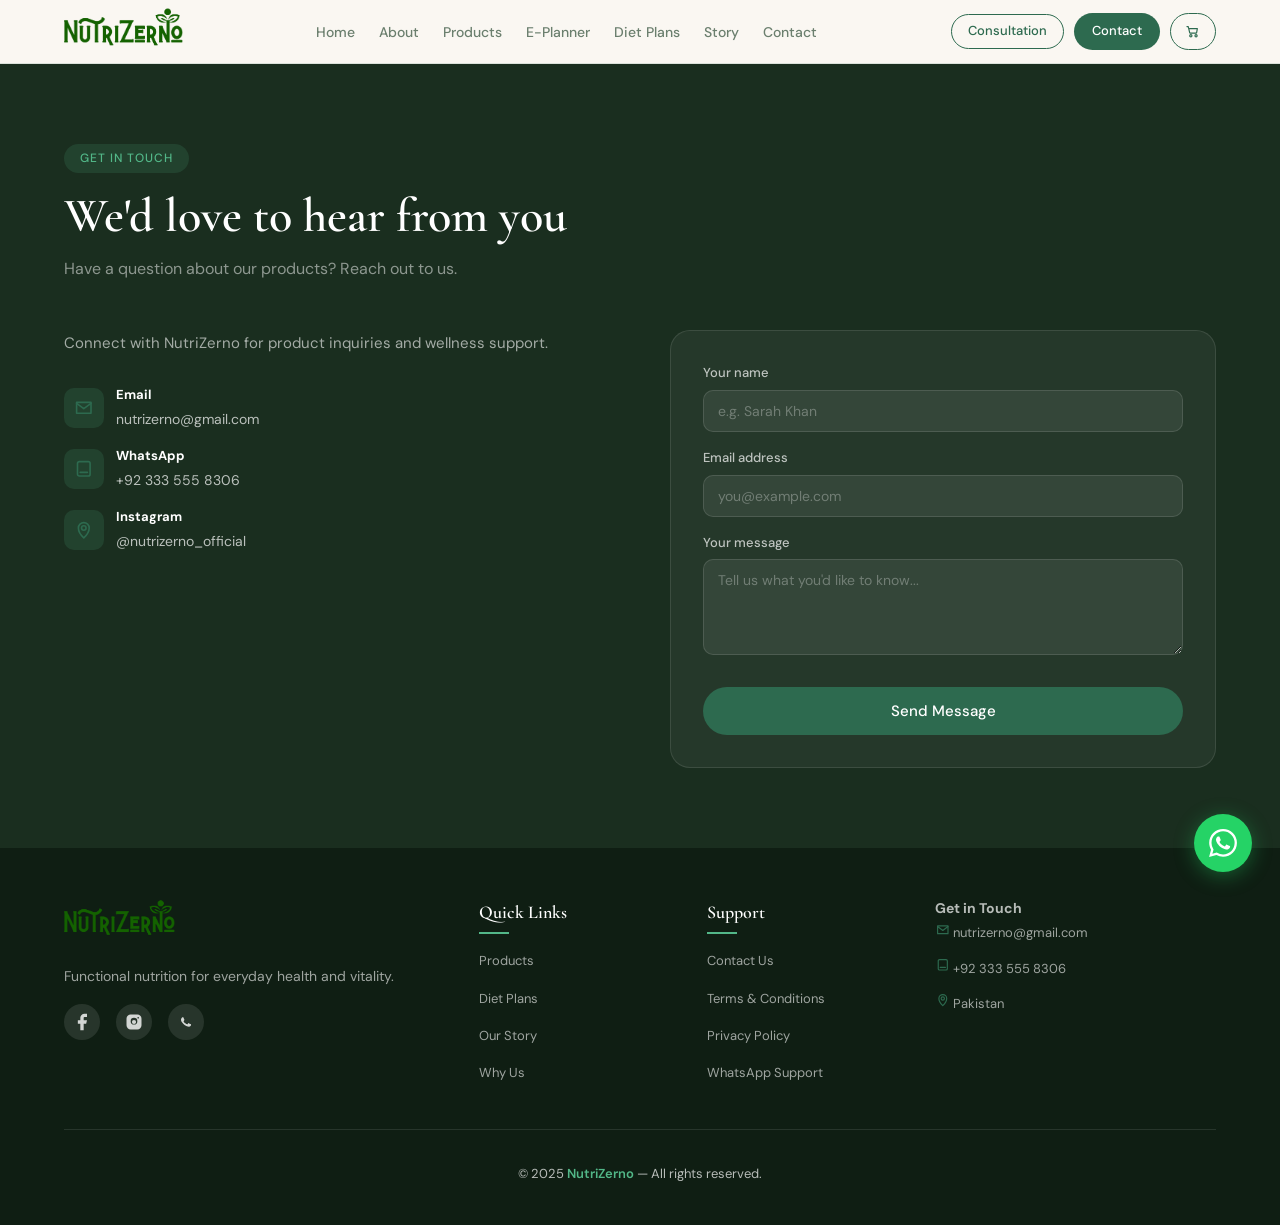
<file: contact.html>
<!DOCTYPE html>
<html lang="en">
<head>
<meta charset="UTF-8">
<meta name="viewport" content="width=device-width, initial-scale=1.0">

<!-- Primary SEO Meta Tags -->
<title>NutriZerno | Contact Us</title>
<meta name="title" content="NutriZerno | Contact Us">
<meta name="description" content="Contact NutriZerno for consultations, product inquiries, and dietitian-led wellness support across Pakistan.">
<meta name="keywords" content="NutriZerno contact, dietitian consultation Pakistan, wellness support, Talbeena inquiries, PCOS nutrition help">
<meta name="author" content="Dietitian Samawat - NutriZerno">
<meta name="robots" content="index, follow, max-snippet:-1, max-image-preview:large, max-video-preview:-1">
<meta name="theme-color" content="#1b6a39">
<meta name="language" content="English">
<meta name="revisit-after" content="7 days">
<meta name="geo.region" content="PK">
<meta name="geo.placename" content="Pakistan">

<!-- Open Graph / Social Media Meta Tags -->
<meta property="og:locale" content="en_PK">
<meta property="og:site_name" content="NutriZerno">
<meta property="og:type" content="website">
<meta property="og:url" content="https://www.nutrizerno.com/contact.html">
<meta property="og:title" content="NutriZerno | Contact Us">
<meta property="og:description" content="Contact NutriZerno for consultations, product inquiries, and dietitian-led wellness support across Pakistan.">
<meta property="og:image" content="https://www.nutrizerno.com/images/og-image.jpg">
<meta property="og:image:alt" content="NutriZerno Contact Page - Dietitian Samawat Wellness Brand">

<!-- Twitter Card Meta Tags -->
<meta property="twitter:card" content="summary_large_image">
<meta property="twitter:url" content="https://www.nutrizerno.com/contact.html">
<meta property="twitter:title" content="NutriZerno | Contact Us">
<meta property="twitter:description" content="Contact NutriZerno for consultations, product inquiries, and dietitian-led wellness support across Pakistan.">
<meta property="twitter:image" content="https://www.nutrizerno.com/images/og-image.jpg">
<meta property="twitter:creator" content="@nutrizerno_official">

<!-- Canonical URL -->
<link rel="canonical" href="https://www.nutrizerno.com/contact.html">
<link rel="icon" type="image/png" href="./images/logoSquare.png">

<link rel="stylesheet" href="style.css">
<link href="https://fonts.googleapis.com/css2?family=Cormorant+Garamond:ital,wght@0,400;0,600;1,400&family=DM+Sans:wght@300;400;500&display=swap" rel="stylesheet">

<!-- JSON-LD Structured Data -->
<script type="application/ld+json">
{
  "@context": "https://schema.org",
  "@type": "HealthAndBeautyBusiness",
  "name": "NutriZerno",
  "url": "https://www.nutrizerno.com",
  "logo": "https://www.nutrizerno.com/images/logo.png",
  "image": "https://www.nutrizerno.com/images/Hero.jpeg",
  "description": "Dietitian-led premium wellness brand offering functional nutrition through Talbeena blends, seed cycling mixes, and personalized diet plans for women's health in Pakistan.",
  "founder": {
    "@type": "Person",
    "name": "Dietitian Samawat",
    "jobTitle": "Clinical Dietitian & Wellness Coach"
  },
  "address": {
    "@type": "PostalAddress",
    "addressCountry": "PK"
  },
  "contactPoint": {
    "@type": "ContactPoint",
    "telephone": "+923335558306",
    "contactType": "customer service",
    "contactOption": "TollFree",
    "areaServed": "PK",
    "availableLanguage": ["English", "Urdu"]
  },
  "sameAs": [
    "https://www.instagram.com/nutrizerno",
    "https://www.facebook.com/share/1DbxPfG18h/"
  ]
}
</script>
</head>
<body>

<!-- WHATSAPP FLOAT -->
<a class="wa-float" href="https://wa.me/923335558306?text=Hi%20NutriZerno!%20I%20want%20to%20know%20more%20about%20your%20products." target="_blank" aria-label="Chat on WhatsApp" title="Chat with NutriZerno on WhatsApp">
  <svg viewBox="0 0 24 24" fill="#fff" xmlns="http://www.w3.org/2000/svg">
    <path d="M17.472 14.382c-.297-.149-1.758-.867-2.03-.967-.273-.099-.471-.148-.67.15-.197.297-.767.966-.94 1.164-.173.199-.347.223-.644.075-.297-.15-1.255-.463-2.39-1.475-.883-.788-1.48-1.761-1.653-2.059-.173-.297-.018-.458.13-.606.134-.133.298-.347.446-.52.149-.174.198-.298.298-.497.099-.198.05-.371-.025-.52-.075-.149-.669-1.612-.916-2.207-.242-.579-.487-.5-.669-.51-.173-.008-.371-.01-.57-.01-.198 0-.52.074-.792.372-.272.297-1.04 1.016-1.04 2.479 0 1.462 1.065 2.875 1.213 3.074.149.198 2.096 3.2 5.077 4.487.709.306 1.262.489 1.694.625.712.227 1.36.195 1.871.118.571-.085 1.758-.719 2.006-1.413.248-.694.248-1.289.173-1.413-.074-.124-.272-.198-.57-.347m-5.421 7.403h-.004a9.87 9.87 0 01-5.031-1.378l-.361-.214-3.741.982.998-3.648-.235-.374a9.86 9.86 0 01-1.51-5.26c.001-5.45 4.436-9.884 9.888-9.884 2.64 0 5.122 1.03 6.988 2.898a9.825 9.825 0 012.893 6.994c-.003 5.45-4.437 9.884-9.885 9.884m8.413-18.297A11.815 11.815 0 0012.05 0C5.495 0 .16 5.335.157 11.892c0 2.096.547 4.142 1.588 5.945L.057 24l6.305-1.654a11.882 11.882 0 005.683 1.448h.005c6.554 0 11.89-5.335 11.893-11.893a11.821 11.821 0 00-3.48-8.413z"/>
  </svg>
</a>
<div class="wa-tooltip">Chat on WhatsApp</div>
<!-- NAV - Sleek & Compact -->
<nav>
  <div class="logo">
    <a href="index.html"><img src="./images/logo.png" alt="NutriZerno Logo" class="logo-img"></a>
  </div>
  <ul class="nav-links" id="primary-navigation">
    <li><a href="index.html">Home</a></li>
    <li><a href="index.html#about">About</a></li>
    <li><a href="products.html">Products</a></li>
    <li><a href="e-planner.html">E-Planner</a></li>
    <li><a href="index.html#plans">Diet Plans</a></li>
    <li><a href="index.html#story">Story</a></li>
    <li><a href="index.html#contact">Contact</a></li>
    <!-- <li><a href="terms.html">Terms & Conditions</a></li> -->
  </ul>
  <div class="nav-buttons">
    <a href="https://wa.me/923335558306?text=Hi%20NutriZerno!%20I%20want%20to%20book%20a%20consultation." class="btn-outline nav-consultation" target="_blank">Consultation</a>
    <a href="index.html#contact" class="nav-cta">Contact</a>
    <button class="cart-button" onclick="openCart()" aria-label="Open cart">
      <span class="cart-icon icon-shell" aria-hidden="true">
        <svg viewBox="0 0 24 24" aria-hidden="true"><circle cx="9" cy="18" r="1.7"></circle><circle cx="17" cy="18" r="1.7"></circle><path d="M3 4h2l2.2 9.2a1 1 0 0 0 1 .8h8.7a1 1 0 0 0 1-.8L19 7H7"></path></svg>
      </span>
      <span class="cart-badge" id="cartCount">0</span>
    </button>
  </div>
  <button class="hamburger" type="button" onclick="toggleMenu()" aria-label="Toggle navigation menu" aria-controls="primary-navigation" aria-expanded="false">
    <span></span>
    <span></span>
    <span></span>
  </button>
</nav>

<!-- CONTACT -->
<section id="contact">
  <div class="section-tag">Get in Touch</div>
  <h2 class="section-title">We'd love to hear from you</h2>
  <p class="section-sub">Have a question about our products? Reach out to us.</p>
  <div class="contact-grid">
    <div class="contact-info">
      <p>Connect with NutriZerno for product inquiries and wellness support.</p>
      <div class="contact-detail">
        <div class="contact-icon icon-shell" aria-hidden="true">
          <svg viewBox="0 0 24 24" aria-hidden="true"><path d="M4 6h16v12H4z"></path><path d="M4 7l8 6 8-6"></path></svg>
        </div>
        <div class="contact-detail-text"><strong>Email</strong>nutrizerno@gmail.com</div>
      </div>
      <div class="contact-detail">
        <div class="contact-icon icon-shell" aria-hidden="true">
          <svg viewBox="0 0 24 24" aria-hidden="true"><path d="M7 4h10a2 2 0 0 1 2 2v12a2 2 0 0 1-2 2H7a2 2 0 0 1-2-2V6a2 2 0 0 1 2-2z"></path><path d="M8 16h8"></path></svg>
        </div>
        <div class="contact-detail-text"><strong>WhatsApp</strong>+92 333 555 8306</div>
      </div>
      <div class="contact-detail">
        <div class="contact-icon icon-shell" aria-hidden="true">
          <svg viewBox="0 0 24 24" aria-hidden="true"><path d="M12 21s6-5.5 6-11a6 6 0 1 0-12 0c0 5.5 6 11 6 11z"></path><circle cx="12" cy="10" r="2.5"></circle></svg>
        </div>
        <div class="contact-detail-text"><strong>Instagram</strong>@nutrizerno_official</div>
      </div>
    </div>
    <div class="contact-form-box">
      <div class="form-group">
        <label>Your name</label>
        <input type="text" id="c-name" placeholder="e.g. Sarah Khan">
      </div>
      <div class="form-group">
        <label>Email address</label>
        <input type="email" id="c-email" placeholder="you@example.com">
      </div>
      <div class="form-group">
        <label>Your message</label>
        <textarea id="c-msg" rows="4" placeholder="Tell us what you'd like to know..."></textarea>
      </div>
      <button class="submit-btn" onclick="sendContactMsg()">Send Message</button>
      <div class="success-msg" id="contact-success">
        Thank you! Your message has been sent. We'll reply within 24 hours.
      </div>
    </div>
  </div>
</section>

<!-- FOOTER - Clean & Professional -->
<footer>
  <div class="footer-container">
    <div class="footer-brand">
      <img src="./images/logo.png" alt="NutriZerno Logo" class="footer-logo">
      <p>Functional nutrition for everyday health and vitality.</p>
      <div class="social-links">
        <a href="https://www.facebook.com/share/1DbxPfG18h/" target="_blank" rel="noopener noreferrer" aria-label="Facebook">
          <svg width="20" height="20" viewBox="0 0 24 24" fill="currentColor"><path d="M18 2h-3a5 5 0 0 0-5 5v3H7v4h3v8h4v-8h3l1-4h-4V7a1 1 0 0 1 1-1h3z"/></svg>
        </a>
        <a href="https://www.instagram.com/nutrizerno?igsh=MWZhbjZ5MHFrbnpzcg==" target="_blank" rel="noopener noreferrer" aria-label="Instagram">
          <svg width="20" height="20" viewBox="0 0 24 24" fill="currentColor"><path d="M16 3H8a5 5 0 0 0-5 5v8a5 5 0 0 0 5 5h8a5 5 0 0 0 5-5V8a5 5 0 0 0-5-5zm-4 12a4 4 0 1 1 0-8 4 4 0 0 1 0 8zm5-7a1 1 0 1 1 0-2 1 1 0 0 1 0 2z"/><circle cx="12" cy="12" r="2.5"/></svg>
        </a>
        <a href="https://wa.me/923335558306" target="_blank" rel="noopener noreferrer" aria-label="WhatsApp">
          <svg width="20" height="20" viewBox="0 0 24 24" fill="currentColor"><path d="M17.472 14.382c-.297-.149-1.758-.867-2.03-.967-.273-.099-.471-.148-.67.15-.197.297-.767.966-.94 1.164-.173.199-.347.223-.644.075-.297-.15-1.255-.463-2.39-1.475-.883-.788-1.48-1.761-1.653-2.059-.173-.297-.018-.458.13-.606.134-.133.298-.347.446-.52.149-.174.198-.298.298-.497.099-.198.05-.371-.025-.52-.075-.149-.669-1.612-.916-2.207-.242-.579-.487-.5-.669-.51-.173-.008-.371-.01-.57-.01-.198 0-.52.074-.792.372-.272.297-1.04 1.016-1.04 2.479 0 1.462 1.065 2.875 1.213 3.074.149.198 2.096 3.2 5.077 4.487.709.306 1.262.489 1.694.625.712.227 1.36.195 1.871.118.571-.085 1.758-.719 2.006-1.413.248-.694.248-1.289.173-1.413-.074-.124-.272-.198-.57-.347"/></svg>
        </a>
      </div>
    </div>
    <div class="footer-links-group">
      <h4>Quick Links</h4>
      <ul>
        <li><a href="#products">Products</a></li>
        <li><a href="#plans">Diet Plans</a></li>
        <li><a href="#story">Our Story</a></li>
        <li><a href="#benefits">Why Us</a></li>
      </ul>
    </div>
    <div class="footer-links-group">
      <h4>Support</h4>
      <ul>
        <li><a href="contact.html">Contact Us</a></li>
        <li><a href="terms.html">Terms & Conditions</a></li>
        <li><a href="#privacy">Privacy Policy</a></li>
        <li><a href="https://wa.me/923335558306">WhatsApp Support</a></li>
      </ul>
    </div>
    <div class="footer-contact">
      <h4>Get in Touch</h4>
      <p><span class="icon-shell" aria-hidden="true"><svg viewBox="0 0 24 24"><path d="M4 6h16v12H4z"></path><path d="M4 7l8 6 8-6"></path></svg></span> nutrizerno@gmail.com</p>
      <p><span class="icon-shell" aria-hidden="true"><svg viewBox="0 0 24 24"><path d="M7 4h10a2 2 0 0 1 2 2v12a2 2 0 0 1-2 2H7a2 2 0 0 1-2-2V6a2 2 0 0 1 2-2z"></path><path d="M8 16h8"></path></svg></span> +92 333 555 8306</p>
      <p><span class="icon-shell" aria-hidden="true"><svg viewBox="0 0 24 24"><path d="M12 21s6-5.5 6-11a6 6 0 1 0-12 0c0 5.5 6 11 6 11z"></path><circle cx="12" cy="10" r="2.5"></circle></svg></span> Pakistan</p>
    </div>
  </div>
  <div class="footer-bottom">
    <p>&copy; 2025 <span>NutriZerno</span> — All rights reserved.</p>
  </div>
</footer>

<!-- CART MODAL -->
<div class="modal-overlay" id="cartModal">
  <div class="modal cart-modal">
    <button class="modal-close" onclick="closeCart()">&#10005;</button>
    <h2>Your Cart</h2>
    <div class="cart-summary" id="cartSummary"></div>
    <div class="cart-actions">
      <button class="outline-btn" onclick="clearCart()">Clear Cart</button>
      <button class="buy-btn" onclick="checkoutCart()">Continue Buying</button>
    </div>
    <div class="cart-order-form" id="cartOrderForm">
      <div class="form-row">
        <div class="form-group">
          <label>First name *</label>
          <input type="text" id="cart-fname" placeholder="Ali" required>
        </div>
        <div class="form-group">
          <label>Last name</label>
          <input type="text" id="cart-lname" placeholder="Raza">
        </div>
      </div>
      <div class="form-group">
        <label>Phone / WhatsApp number *</label>
        <input type="tel" id="cart-phone" placeholder="+92 3XX XXXXXXX" required>
      </div>
      <div class="form-group">
        <label>Email address *</label>
        <input type="email" id="cart-email" placeholder="ali@example.com" required>
      </div>
      <div class="form-group">
        <label>Delivery address *</label>
        <input type="text" id="cart-address" placeholder="Street, City, Province" required>
      </div>
      <div class="form-row">
        <div class="form-group">
          <label>Quantity</label>
          <input type="number" id="cart-qty" min="1" value="1">
        </div>
        <div class="form-group">
          <label>Payment method</label>
          <select id="cart-pay">
            <option>Cash on Delivery</option>
            <option>EasyPaisa</option>
            <option>JazzCash</option>
            <option>Bank Transfer</option>
          </select>
        </div>
      </div>
      <div class="form-group">
        <label>Special instructions (optional)</label>
        <textarea id="cart-notes" rows="2" placeholder="Any special request..."></textarea>
      </div>
      <button class="submit-btn" onclick="submitCartOrder()">Send Order via WhatsApp</button>
      <div class="success-msg" id="cart-order-success">
        Order details sent to WhatsApp! We'll contact you shortly to confirm your order.
      </div>
    </div>
    <div class="success-msg" id="cart-success">
      Cart summary ready to send on WhatsApp.
    </div>
  </div>
</div>

<!-- BUY MODAL -->
<div class="modal-overlay" id="buyModal">
  <div class="modal">
    <button class="modal-close" onclick="closeModal()">&#10005;</button>
    <h2>Complete your order</h2>
    <div class="modal-product-info" id="modalProductInfo"></div>
    <div class="form-row">
      <div class="form-group">
        <label>First name *</label>
        <input type="text" id="b-fname" placeholder="Ali" required>
      </div>
      <div class="form-group">
        <label>Last name</label>
        <input type="text" id="b-lname" placeholder="Raza">
      </div>
    </div>
    <div class="form-group">
      <label>Phone / WhatsApp number *</label>
      <input type="tel" id="b-phone" placeholder="+92 3XX XXXXXXX" required>
    </div>
    <div class="form-group">
      <label>Email address *</label>
      <input type="email" id="b-email" placeholder="ali@example.com" required>
    </div>
    <div class="form-group">
      <label>Delivery address *</label>
      <input type="text" id="b-address" placeholder="Street, City, Province" required>
    </div>
    <div class="form-row">
      <div class="form-group">
        <label>Quantity</label>
        <select id="b-qty">
          <option>1</option><option>2</option><option>3</option><option>4</option><option>5</option>
        </select>
      </div>
      <div class="form-group">
        <label>Payment method</label>
        <select id="b-pay">
          <option>Cash on Delivery</option>
          <option>EasyPaisa</option>
          <option>JazzCash</option>
          <option>Bank Transfer</option>
        </select>
      </div>
    </div>
    <div class="form-group">
      <label>Special instructions (optional)</label>
      <textarea id="b-notes" rows="2" placeholder="Any special request..."></textarea>
    </div>
    <button class="submit-btn" onclick="submitOrder()">Place Order</button>
    <div class="success-msg" id="order-success">
      Order details sent to WhatsApp! We'll contact you shortly to confirm and process your order.
    </div>
  </div>
</div>

<script src="products.js"></script>
<script src="cart-utils.js"></script>
<script src="index.js"></script>
</body>
</html>
</file>
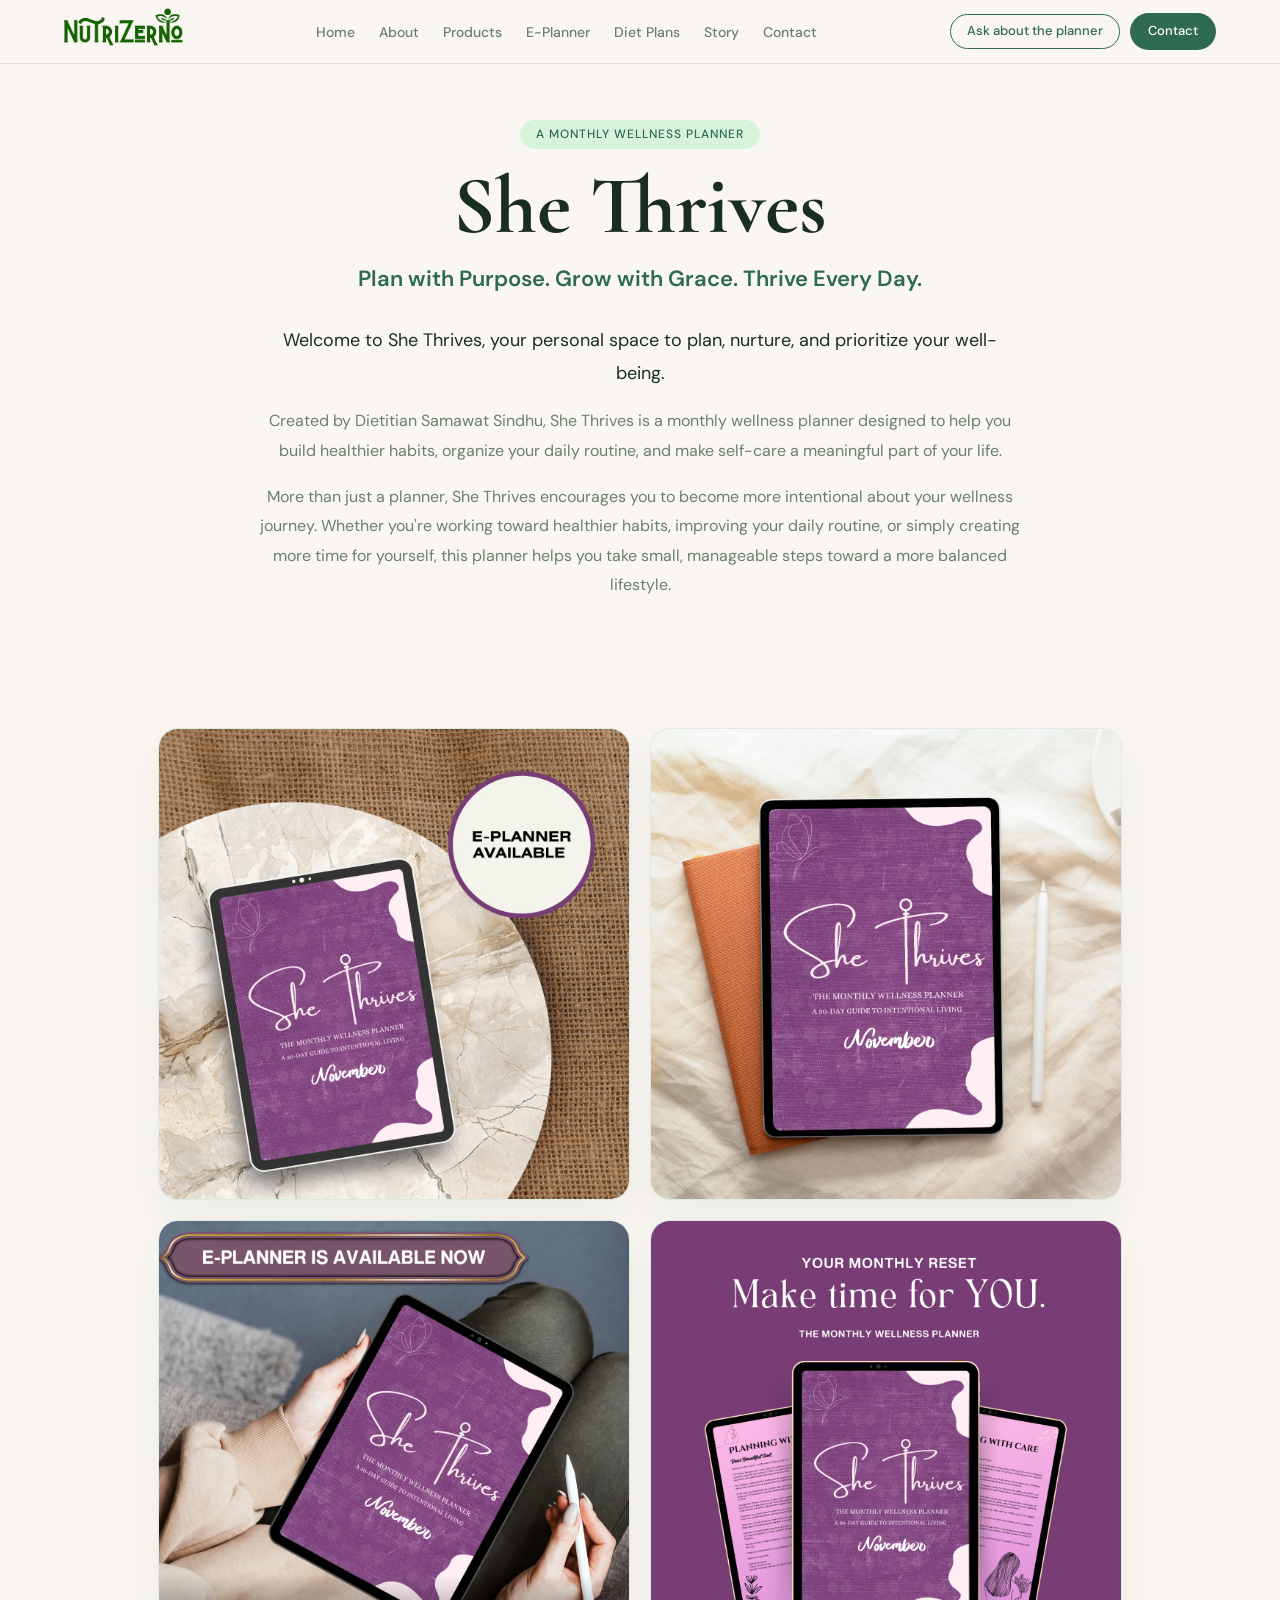
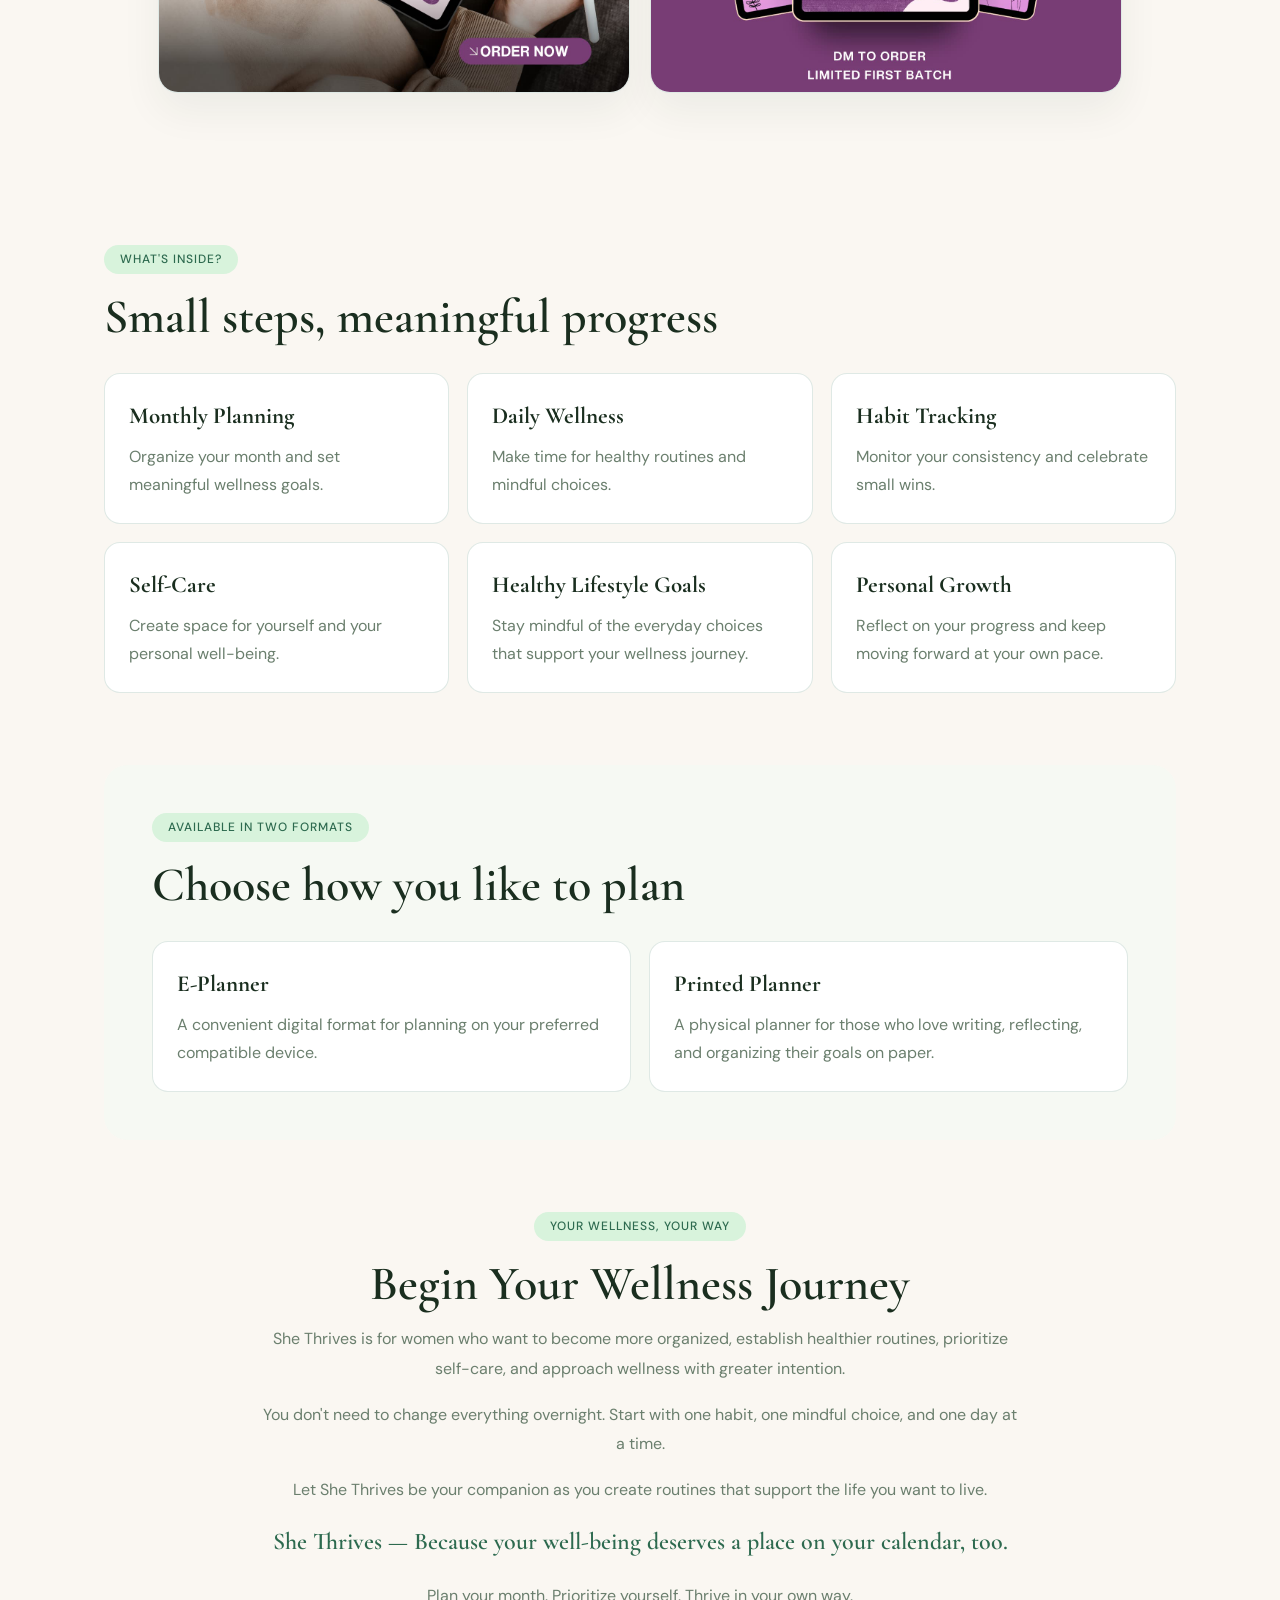
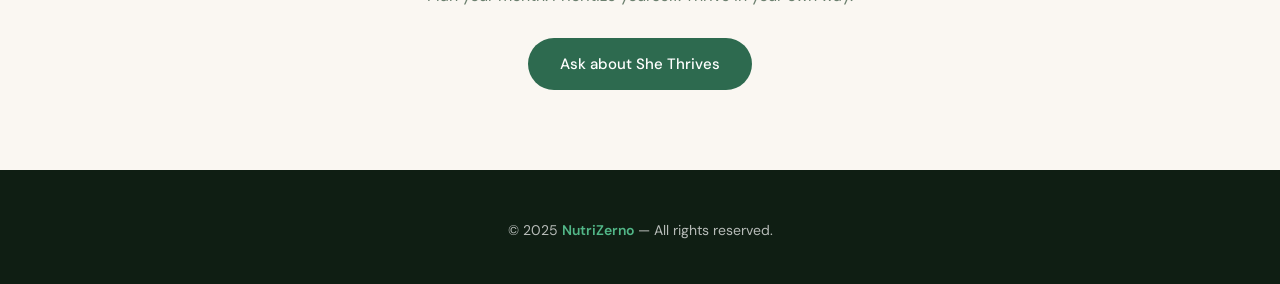
<file: e-planner.html>
<!DOCTYPE html>
<html lang="en">
<head>
  <meta charset="UTF-8">
  <meta name="viewport" content="width=device-width, initial-scale=1.0">
  <title>She Thrives E-Planner | NutriZerno</title>
  <meta name="description" content="Meet She Thrives, the monthly wellness planner by Dietitian Samawat Sindhu. Plan with purpose, build healthy habits, and make space for self-care.">
  <meta name="author" content="Dietitian Samawat Sindhu">
  <meta name="robots" content="index, follow, max-image-preview:large">
  <meta name="theme-color" content="#1b6a39">
  <meta property="og:type" content="website">
  <meta property="og:site_name" content="NutriZerno">
  <meta property="og:url" content="https://www.nutrizerno.com/e-planner.html">
  <meta property="og:title" content="She Thrives — The Monthly Wellness Planner">
  <meta property="og:description" content="Plan with purpose. Grow with grace. Thrive every day. Discover the She Thrives monthly wellness planner by Dietitian Samawat Sindhu.">
  <meta property="og:image" content="https://www.nutrizerno.com/images/E-Planner1.jpeg">
  <link rel="canonical" href="https://www.nutrizerno.com/e-planner.html">
  <link rel="icon" type="image/png" href="./images/logoSquare.png">
  <link rel="stylesheet" href="style.css">
  <link href="https://fonts.googleapis.com/css2?family=Cormorant+Garamond:ital,wght@0,400;0,600;1,400&family=DM+Sans:wght@300;400;500&display=swap" rel="stylesheet">
</head>
<body class="e-planner-body">
  <nav>
    <div class="logo">
      <a href="index.html"><img src="./images/logo.png" alt="NutriZerno Logo" class="logo-img"></a>
    </div>
    <ul class="nav-links" id="primary-navigation">
      <li><a href="index.html">Home</a></li>
      <li><a href="index.html#about">About</a></li>
      <li><a href="products.html">Products</a></li>
      <li><a href="e-planner.html" aria-current="page">E-Planner</a></li>
      <li><a href="index.html#plans">Diet Plans</a></li>
      <li><a href="index.html#story">Story</a></li>
      <li><a href="index.html#contact">Contact</a></li>
    </ul>
    <div class="nav-buttons">
      <a href="https://wa.me/923335558306?text=Hi%20NutriZerno!%20I%20want%20to%20know%20more%20about%20the%20She%20Thrives%20E-Planner." class="nav-consultation" target="_blank" rel="noopener noreferrer">Ask about the planner</a>
      <a href="index.html#contact" class="nav-cta">Contact</a>
    </div>
    <button class="hamburger" type="button" onclick="toggleMenu()" aria-label="Toggle navigation menu" aria-controls="primary-navigation" aria-expanded="false">
      <span></span>
      <span></span>
      <span></span>
    </div>
  </nav>

  <main class="planner-page">
    <header class="planner-hero">
      <div class="section-tag">A monthly wellness planner</div>
      <h1>She Thrives</h1>
      <p class="planner-tagline">Plan with Purpose. Grow with Grace. Thrive Every Day.</p>
      <p class="planner-intro">Welcome to She Thrives, your personal space to plan, nurture, and prioritize your well-being.</p>
      <p>Created by Dietitian Samawat Sindhu, She Thrives is a monthly wellness planner designed to help you build healthier habits, organize your daily routine, and make self-care a meaningful part of your life.</p>
      <p>More than just a planner, She Thrives encourages you to become more intentional about your wellness journey. Whether you're working toward healthier habits, improving your daily routine, or simply creating more time for yourself, this planner helps you take small, manageable steps toward a more balanced lifestyle.</p>
    </header>

    <section class="planner-gallery" aria-label="She Thrives planner preview">
      <figure><img src="./images/E-Planner1.jpeg" alt="She Thrives monthly wellness planner preview" fetchpriority="high"></figure>
      <figure><img src="./images/E-Planner2.jpeg" alt="A look inside the She Thrives wellness planner" loading="lazy"></figure>
      <figure><img src="./images/E-Planner3.jpeg" alt="She Thrives planner pages for mindful planning" loading="lazy"></figure>
      <figure><img src="./images/E-Planner4.jpeg" alt="She Thrives planner pages for healthy routines" loading="lazy"></figure>
    </section>

    <section class="planner-inside">
      <div class="section-tag">What's inside?</div>
      <h2 class="section-title">Small steps, meaningful progress</h2>
      <div class="planner-feature-grid">
        <article class="planner-feature">
          <h3>Monthly Planning</h3>
          <p>Organize your month and set meaningful wellness goals.</p>
        </article>
        <article class="planner-feature">
          <h3>Daily Wellness</h3>
          <p>Make time for healthy routines and mindful choices.</p>
        </article>
        <article class="planner-feature">
          <h3>Habit Tracking</h3>
          <p>Monitor your consistency and celebrate small wins.</p>
        </article>
        <article class="planner-feature">
          <h3>Self-Care</h3>
          <p>Create space for yourself and your personal well-being.</p>
        </article>
        <article class="planner-feature">
          <h3>Healthy Lifestyle Goals</h3>
          <p>Stay mindful of the everyday choices that support your wellness journey.</p>
        </article>
        <article class="planner-feature">
          <h3>Personal Growth</h3>
          <p>Reflect on your progress and keep moving forward at your own pace.</p>
        </article>
      </div>
    </section>

    <section class="planner-formats">
      <div>
        <div class="section-tag">Available in two formats</div>
        <h2 class="section-title">Choose how you like to plan</h2>
      </div>
      <div class="planner-format-grid">
        <article class="planner-format">
          <h3>E-Planner</h3>
          <p>A convenient digital format for planning on your preferred compatible device.</p>
        </article>
        <article class="planner-format">
          <h3>Printed Planner</h3>
          <p>A physical planner for those who love writing, reflecting, and organizing their goals on paper.</p>
        </article>
      </div>
    </section>

    <section class="planner-closing">
      <div class="section-tag">Your wellness, your way</div>
      <h2 class="section-title">Begin Your Wellness Journey</h2>
      <p>She Thrives is for women who want to become more organized, establish healthier routines, prioritize self-care, and approach wellness with greater intention.</p>
      <p>You don't need to change everything overnight. Start with one habit, one mindful choice, and one day at a time.</p>
      <p>Let She Thrives be your companion as you create routines that support the life you want to live.</p>
      <p class="planner-mantra">She Thrives — Because your well-being deserves a place on your calendar, too.</p>
      <p>Plan your month. Prioritize yourself. Thrive in your own way.</p>
      <a class="btn-primary" href="https://wa.me/923335558306?text=Hi%20NutriZerno!%20I%27d%20like%20to%20know%20more%20about%20the%20She%20Thrives%20planner." target="_blank" rel="noopener noreferrer">Ask about She Thrives</a>
    </section>
  </main>

  <footer class="planner-footer">
    <p>&copy; 2025 <span>NutriZerno</span> — All rights reserved.</p>
  </footer>

  <script>
    function toggleMenu() {
      const navLinks = document.querySelector('.nav-links');
      const navButtons = document.querySelector('.nav-buttons');
      const menuButton = document.querySelector('.hamburger');
      const isOpen = navLinks.classList.toggle('open');
      navButtons.classList.toggle('open', isOpen);
      menuButton.setAttribute('aria-expanded', String(isOpen));
    }
  </script>
</body>
</html>
</file>
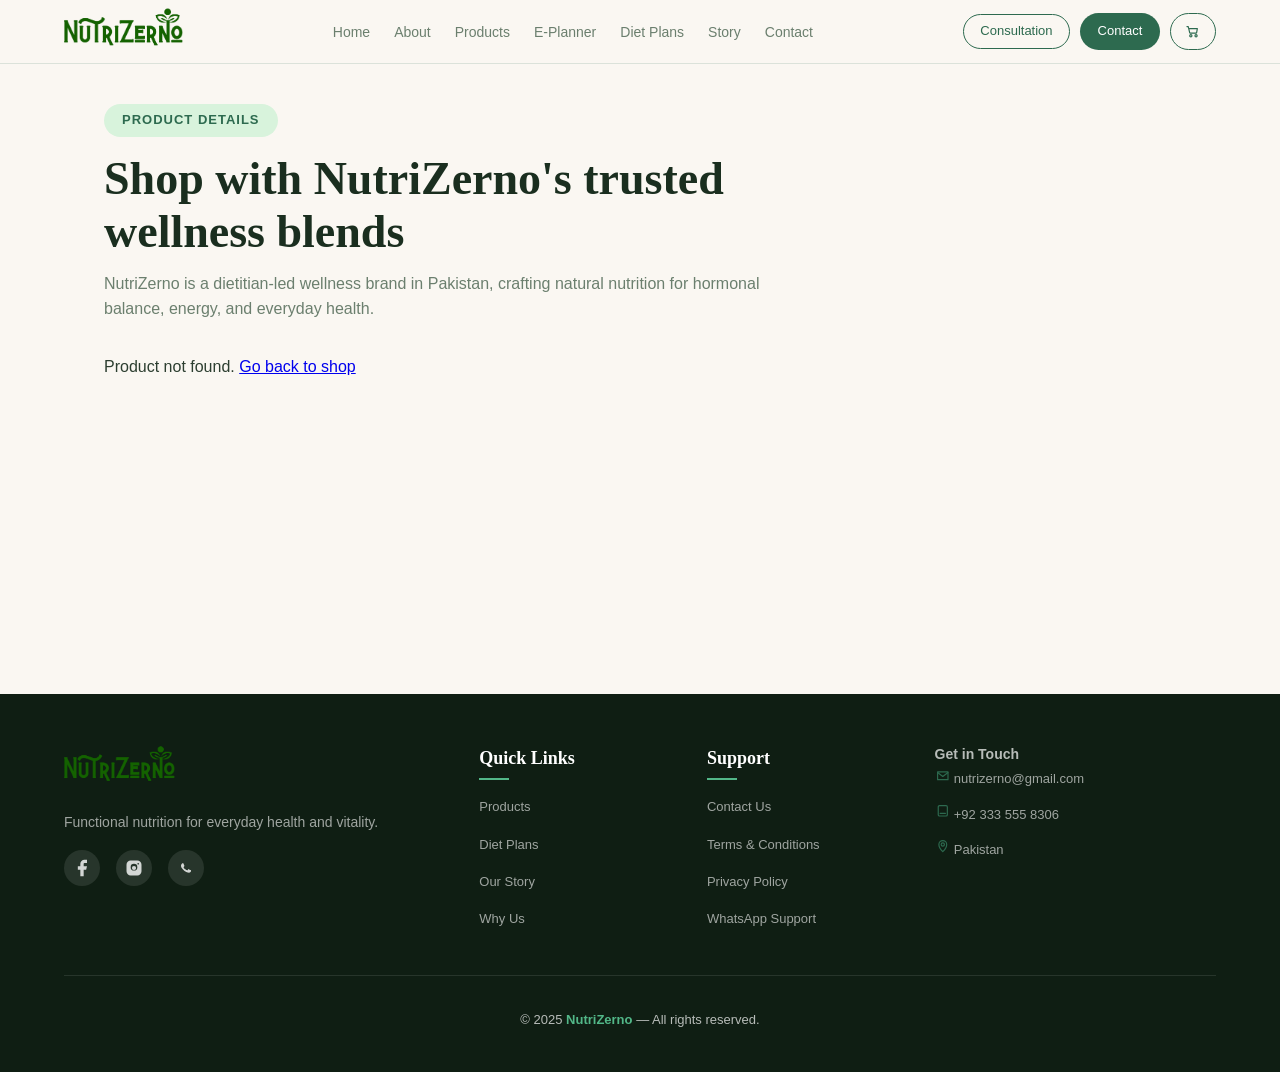
<file: product.html>
<!DOCTYPE html>
<html lang="en">
<head>
  <meta charset="UTF-8">
  <meta name="viewport" content="width=device-width, initial-scale=1.0">
  <title>NutriZerno Product Details | Wellness Nutrition</title>
  <meta name="title" content="NutriZerno Product Details | Wellness Nutrition">
  <meta name="description" content="Explore NutriZerno's dietitian-crafted wellness products, detailed benefits, suitability and reviews for Talbeena, seed mixes and premium nutrition in Pakistan.">
  <meta name="keywords" content="NutriZerno product details, Talbeena review, hormonal health supplements, PCOS nutrition, seed cycling mix, dietitian products Pakistan">
  <meta name="robots" content="index, follow, max-snippet:-1, max-image-preview:large, max-video-preview:-1">
  <meta name="theme-color" content="#1b6a39">
  <meta property="og:locale" content="en_PK">
  <meta property="og:site_name" content="NutriZerno">
  <meta property="og:type" content="product">
  <meta property="og:url" content="https://www.nutrizerno.com/product.html">
  <meta property="og:title" content="NutriZerno Product Details | Wellness Nutrition">
  <meta property="og:description" content="Explore product details, reviews and benefits for NutriZerno wellness blends designed by Dietitian Samawat.">
  <meta property="og:image" content="https://www.nutrizerno.com/images/og-image.jpg">
  <meta property="og:image:alt" content="NutriZerno Product Detail Page">
  <meta property="twitter:card" content="summary_large_image">
  <meta property="twitter:url" content="https://www.nutrizerno.com/product.html">
  <meta property="twitter:title" content="NutriZerno Product Details | Wellness Nutrition">
  <meta property="twitter:description" content="Explore product details, reviews and benefits for NutriZerno wellness blends.">
  <meta property="twitter:image" content="https://www.nutrizerno.com/images/og-image.jpg">
  <meta property="twitter:creator" content="@nutrizerno_official">
  <link rel="canonical" href="https://www.nutrizerno.com/product.html">
  <link rel="stylesheet" href="style.css">
  <link rel="icon" type="image/png" href="./images/logoSquare.png">
</head>
<body>
  <nav>
    <div class="logo">
      <a href="index.html"><img src="./images/logo.png" alt="NutriZerno Logo" class="logo-img"></a>
    </div>
    <ul class="nav-links" id="primary-navigation">
      <li><a href="index.html">Home</a></li>
      <li><a href="index.html#about">About</a></li>
      <li><a href="products.html">Products</a></li>
      <li><a href="e-planner.html">E-Planner</a></li>
      <li><a href="index.html#plans">Diet Plans</a></li>
      <li><a href="index.html#story">Story</a></li>
      <li><a href="index.html#contact">Contact</a></li>
      <!-- <li><a href="terms.html">Terms & Conditions</a></li> -->
    </ul>
    <div class="nav-buttons">
      <a href="https://wa.me/923335558306?text=Hi%20NutriZerno!%20I%20want%20to%20book%20a%20consultation." class="btn-outline nav-consultation" target="_blank">Consultation</a>
      <a href="index.html#contact" class="nav-cta">Contact</a>
      <button class="cart-button" onclick="openCart()" aria-label="Open cart">
        <span class="cart-icon icon-shell" aria-hidden="true">
          <svg viewBox="0 0 24 24" aria-hidden="true"><circle cx="9" cy="18" r="1.7"></circle><circle cx="17" cy="18" r="1.7"></circle><path d="M3 4h2l2.2 9.2a1 1 0 0 0 1 .8h8.7a1 1 0 0 0 1-.8L19 7H7"></path></svg>
        </span>
        <span class="cart-badge" id="cartCount">0</span>
      </button>
    </div>
    <button class="hamburger" type="button" onclick="toggleMenu()" aria-label="Toggle navigation menu" aria-controls="primary-navigation" aria-expanded="false">
      <span></span>
      <span></span>
      <span></span>
    </button>
  </nav>

  <main class="product-page">
    <div class="page-header">
      <div class="section-tag">Product Details</div>
      <h2 class="section-title">Shop with NutriZerno&apos;s trusted wellness blends</h2>
      <p class="section-sub">NutriZerno is a dietitian-led wellness brand in Pakistan, crafting natural nutrition for hormonal balance, energy, and everyday health.</p>
    </div>
    <div class="product-detail" id="productDetail">
      <!-- Filled by script -->
    </div>
  </main>

  <footer>
    <div class="footer-container">
      <div class="footer-brand">
        <img src="./images/logo.png" alt="NutriZerno Logo" class="footer-logo">
        <p>Functional nutrition for everyday health and vitality.</p>
        <div class="social-links">
          <a href="https://www.facebook.com/share/1DbxPfG18h/" target="_blank" rel="noopener noreferrer" aria-label="Facebook">
            <svg width="20" height="20" viewBox="0 0 24 24" fill="currentColor"><path d="M18 2h-3a5 5 0 0 0-5 5v3H7v4h3v8h4v-8h3l1-4h-4V7a1 1 0 0 1 1-1h3z"/></svg>
          </a>
          <a href="https://www.instagram.com/nutrizerno?igsh=MWZhbjZ5MHFrbnpzcg==" target="_blank" rel="noopener noreferrer" aria-label="Instagram">
            <svg width="20" height="20" viewBox="0 0 24 24" fill="currentColor"><path d="M16 3H8a5 5 0 0 0-5 5v8a5 5 0 0 0 5 5h8a5 5 0 0 0 5-5V8a5 5 0 0 0-5-5zm-4 12a4 4 0 1 1 0-8 4 4 0 0 1 0 8zm5-7a1 1 0 1 1 0-2 1 1 0 0 1 0 2z"/><circle cx="12" cy="12" r="2.5"/></svg>
          </a>
          <a href="https://wa.me/923335558306" target="_blank" rel="noopener noreferrer" aria-label="WhatsApp">
            <svg width="20" height="20" viewBox="0 0 24 24" fill="currentColor"><path d="M17.472 14.382c-.297-.149-1.758-.867-2.03-.967-.273-.099-.471-.148-.67.15-.197.297-.767.966-.94 1.164-.173.199-.347.223-.644.075-.297-.15-1.255-.463-2.39-1.475-.883-.788-1.48-1.761-1.653-2.059-.173-.297-.018-.458.13-.606.134-.133.298-.347.446-.52.149-.174.198-.298.298-.497.099-.198.05-.371-.025-.52-.075-.149-.669-1.612-.916-2.207-.242-.579-.487-.5-.669-.51-.173-.008-.371-.01-.57-.01-.198 0-.52.074-.792.372-.272.297-1.04 1.016-1.04 2.479 0 1.462 1.065 2.875 1.213 3.074.149.198 2.096 3.2 5.077 4.487.709.306 1.262.489 1.694.625.712.227 1.36.195 1.871.118.571-.085 1.758-.719 2.006-1.413.248-.694.248-1.289.173-1.413-.074-.124-.272-.198-.57-.347"/></svg>
          </a>
        </div>
      </div>
      <div class="footer-links-group">
        <h4>Quick Links</h4>
        <ul>
          <li><a href="index.html#products">Products</a></li>
          <li><a href="index.html#plans">Diet Plans</a></li>
          <li><a href="index.html#story">Our Story</a></li>
          <li><a href="index.html#benefits">Why Us</a></li>
        </ul>
      </div>
      <div class="footer-links-group">
        <h4>Support</h4>
        <ul>
          <li><a href="contact.html">Contact Us</a></li>
          <li><a href="terms.html">Terms & Conditions</a></li>
          <li><a href="index.html#privacy">Privacy Policy</a></li>
          <li><a href="https://wa.me/923335558306">WhatsApp Support</a></li>
        </ul>
      </div>
      <div class="footer-contact">
        <h4>Get in Touch</h4>
        <p><span class="icon-shell" aria-hidden="true"><svg viewBox="0 0 24 24"><path d="M4 6h16v12H4z"></path><path d="M4 7l8 6 8-6"></path></svg></span> nutrizerno@gmail.com</p>
        <p><span class="icon-shell" aria-hidden="true"><svg viewBox="0 0 24 24"><path d="M7 4h10a2 2 0 0 1 2 2v12a2 2 0 0 1-2 2H7a2 2 0 0 1-2-2V6a2 2 0 0 1 2-2z"></path><path d="M8 16h8"></path></svg></span> +92 333 555 8306</p>
        <p><span class="icon-shell" aria-hidden="true"><svg viewBox="0 0 24 24"><path d="M12 21s6-5.5 6-11a6 6 0 1 0-12 0c0 5.5 6 11 6 11z"></path><circle cx="12" cy="10" r="2.5"></circle></svg></span> Pakistan</p>
      </div>
    </div>
    <div class="footer-bottom">
      <p>&copy; 2025 <span>NutriZerno</span> — All rights reserved.</p>
    </div>
  </footer>
  <!-- CART MODAL -->
  <div class="modal-overlay" id="cartModal">
    <div class="modal cart-modal">
      <button class="modal-close" onclick="closeCart()">&#10005;</button>
      <h2>Your Cart</h2>
      <div class="cart-summary" id="cartSummary"></div>
      <div class="cart-actions">
        <button class="outline-btn" onclick="clearCart()">Clear Cart</button>
        <button class="buy-btn" onclick="checkoutCart()">Continue Buying</button>
      </div>
      <div class="cart-order-form" id="cartOrderForm">
        <div class="form-row">
          <div class="form-group">
            <label>First name *</label>
            <input type="text" id="cart-fname" placeholder="Ali" required>
          </div>
          <div class="form-group">
            <label>Last name</label>
            <input type="text" id="cart-lname" placeholder="Raza">
          </div>
        </div>
        <div class="form-group">
          <label>Phone / WhatsApp number *</label>
          <input type="tel" id="cart-phone" placeholder="+92 3XX XXXXXXX" required>
        </div>
        <div class="form-group">
          <label>Email address *</label>
          <input type="email" id="cart-email" placeholder="ali@example.com" required>
        </div>
        <div class="form-group">
          <label>Delivery address *</label>
          <input type="text" id="cart-address" placeholder="Street, City, Province" required>
        </div>
        <div class="form-row">
          <div class="form-group">
            <label>Quantity</label>
            <input type="number" id="cart-qty" min="1" value="1">
          </div>
          <div class="form-group">
            <label>Payment method</label>
            <select id="cart-pay">
              <option>Cash on Delivery</option>
              <option>EasyPaisa</option>
              <option>JazzCash</option>
              <option>Bank Transfer</option>
            </select>
          </div>
        </div>
        <div class="form-group">
          <label>Special instructions (optional)</label>
          <textarea id="cart-notes" rows="2" placeholder="Any special request..."></textarea>
        </div>
        <button class="submit-btn" onclick="submitCartOrder()">Send Order via WhatsApp</button>
        <div class="success-msg" id="cart-order-success">
          Order details sent to WhatsApp! We'll contact you shortly to confirm your order.
        </div>
      </div>
      <div class="success-msg" id="cart-success">
        Cart summary ready to send on WhatsApp.
      </div>
    </div>
  </div>

  <!-- BUY MODAL -->
  <div class="modal-overlay" id="buyModal">
    <div class="modal">
      <button class="modal-close" onclick="closeModal()">&#10005;</button>
      <h2>Complete your order</h2>
      <div class="modal-product-info" id="modalProductInfo"></div>
      <div class="form-row">
        <div class="form-group">
          <label>First name *</label>
          <input type="text" id="b-fname" placeholder="Ali" required>
        </div>
        <div class="form-group">
          <label>Last name</label>
          <input type="text" id="b-lname" placeholder="Raza">
        </div>
      </div>
      <div class="form-group">
        <label>Phone / WhatsApp number *</label>
        <input type="tel" id="b-phone" placeholder="+92 3XX XXXXXXX" required>
      </div>
      <div class="form-group">
        <label>Email address *</label>
        <input type="email" id="b-email" placeholder="ali@example.com" required>
      </div>
      <div class="form-group">
        <label>Delivery address *</label>
        <input type="text" id="b-address" placeholder="Street, City, Province" required>
      </div>
      <div class="form-row">
        <div class="form-group">
          <label>Quantity</label>
          <select id="b-qty">
            <option>1</option><option>2</option><option>3</option><option>4</option><option>5</option>
          </select>
        </div>
        <div class="form-group">
          <label>Payment method</label>
          <select id="b-pay">
            <option>Cash on Delivery</option>
            <option>EasyPaisa</option>
            <option>JazzCash</option>
            <option>Bank Transfer</option>
          </select>
        </div>
      </div>
      <div class="form-group">
        <label>Special instructions (optional)</label>
        <textarea id="b-notes" rows="2" placeholder="Any special request..."></textarea>
      </div>
      <button class="submit-btn" onclick="submitOrder()">Place Order</button>
      <div class="success-msg" id="order-success">
        Order details sent to WhatsApp! We'll contact you shortly to confirm and process your order.
      </div>
    </div>
  </div>

  <script src="products.js"></script>
  <script src="cart-utils.js"></script>
  <script src="index.js"></script>
  <script>
    function qs(key) {
      const params = new URLSearchParams(window.location.search);
      return params.get(key);
    }

    const idx = parseInt(qs('id'), 10);
    const container = document.getElementById('productDetail');
    if (Number.isNaN(idx) || !window.products || !window.products[idx]) {
      container.innerHTML = '<p>Product not found. <a href="products.html">Go back to shop</a></p>';
    } else {
      const p = window.products[idx];
      const pageTitle = `${p.name} | NutriZerno`;
      const pageDescription = p.shortDesc || p.intro || p.desc;
      const pageImage = new URL(p.icon, window.location.origin).href;
      const pageUrl = window.location.href;

      document.title = pageTitle;
      function setMeta(name, value, useProperty = false) {
        const attr = useProperty ? 'property' : 'name';
        const selector = `meta[${attr}="${name}"]`;
        let el = document.querySelector(selector);
        if (!el) {
          el = document.createElement('meta');
          el.setAttribute(attr, name);
          document.head.appendChild(el);
        }
        el.setAttribute('content', value);
      }
      function setCanonical(href) {
        let link = document.querySelector('link[rel="canonical"]');
        if (!link) {
          link = document.createElement('link');
          link.rel = 'canonical';
          document.head.appendChild(link);
        }
        link.href = href;
      }
      setMeta('description', pageDescription);
      setMeta('og:title', pageTitle, true);
      setMeta('og:description', pageDescription, true);
      setMeta('og:url', pageUrl, true);
      setMeta('og:image', pageImage, true);
      setMeta('twitter:title', pageTitle, true);
      setMeta('twitter:description', pageDescription, true);
      setMeta('twitter:url', pageUrl, true);
      setMeta('twitter:image', pageImage, true);
      setCanonical(pageUrl);

      const benefitsHtml = p.benefits && p.benefits.length > 0 ? `<div class="detail-card">
            <h3>Key Benefits</h3>
            <ul>${p.benefits.map(item => `<li>${item}</li>`).join('')}</ul>
          </div>` : '';
      const suitableHtml = p.suitableFor && p.suitableFor.length > 0 ? `<div class="detail-card">
            <h3>Suitable For</h3>
            <ul>${p.suitableFor.map(item => `<li>${item}</li>`).join('')}</ul>
          </div>` : '';
      const detailGridHtml = benefitsHtml || suitableHtml ? `<div class="detail-card-grid">
            ${benefitsHtml}
            ${suitableHtml}
          </div>` : '';
      const reviewRatings = p.reviews ? p.reviews.filter(r => typeof r.rating === 'number') : [];
      const reviewCount = reviewRatings.length;
      const overallRating = reviewCount > 0
        ? reviewRatings.reduce((sum, review) => sum + review.rating, 0) / reviewCount
        : (typeof p.rating === 'number' ? p.rating : null);
      const ratingHtml = typeof overallRating === 'number'
        ? `<div class="review-stars">
            ${Array.from({ length: 5 }, (_, index) => index < Math.round(overallRating) ? '<span class="star filled">★</span>' : '<span class="star empty">☆</span>').join('')}
            <span class="rating-value">${overallRating.toFixed(1)}/5${reviewCount > 0 ? ` (${reviewCount} review${reviewCount > 1 ? 's' : ''})` : ''}</span>
          </div>`
        : '';
      const reviewHtml = p.reviews && p.reviews.length > 0
        ? `${p.reviews.map(r => `<div class="single-review">
              <div class="review-meta">
                <strong>${r.name}</strong>
                ${typeof r.rating === 'number' ? `<span class="review-score">${Array.from({ length: 5 }, (_, index) => index < r.rating ? '★' : '☆').join('')} ${r.rating}/5</span>` : ''}
              </div>
              <p>${r.comment}</p>
            </div>`).join('')}`
        : '<p>No reviews yet.</p>';
      container.innerHTML = `
        <div class="product-card detail">
          <div class="product-img-large"><img src="${p.icon}" alt="${p.name}" loading="lazy"></div>
          <div class="product-info">
            <h1>${p.name}</h1>
            ${window.renderProductPrice(p)}
            <p class="product-desc">${p.desc}</p>
            ${ratingHtml}
            <div class="product-actions">
              <button id="addToCartBtn" class="outline-btn">Add to cart</button>
              <a class="buy-btn" id="whatsappOrder" target="_blank">Order via WhatsApp</a>
              <a href="products.html" class="btn-outline">Back to Shop</a>
            </div>
            <div id="addConfirm" class="success-msg" style="display:none;margin-top:10px">Added to cart!</div>
          </div>
        </div>
        <div class="product-detail-cards">
          <div class="detail-card">
            <h3>Introduction</h3>
            <p>${p.intro || p.desc}</p>
          </div>
          ${detailGridHtml}
          <div class="review-card">
            <h3>Reviews</h3>
            ${reviewHtml}
          </div>
        </div>
      `;

      document.getElementById('addToCartBtn').addEventListener('click', function () {
        nzCart.addProductToCart(p);
        updateCartCount();
        openCart();
      });

      const whatsappText = encodeURIComponent(`Hi NutriZerno! I want to order ${p.name}. Please share price and delivery details.`);
      const waLink = document.getElementById('whatsappOrder');
      waLink.href = `https://wa.me/923335558306?text=${whatsappText}`;
    }
  </script>
</body>
</html>
</file>
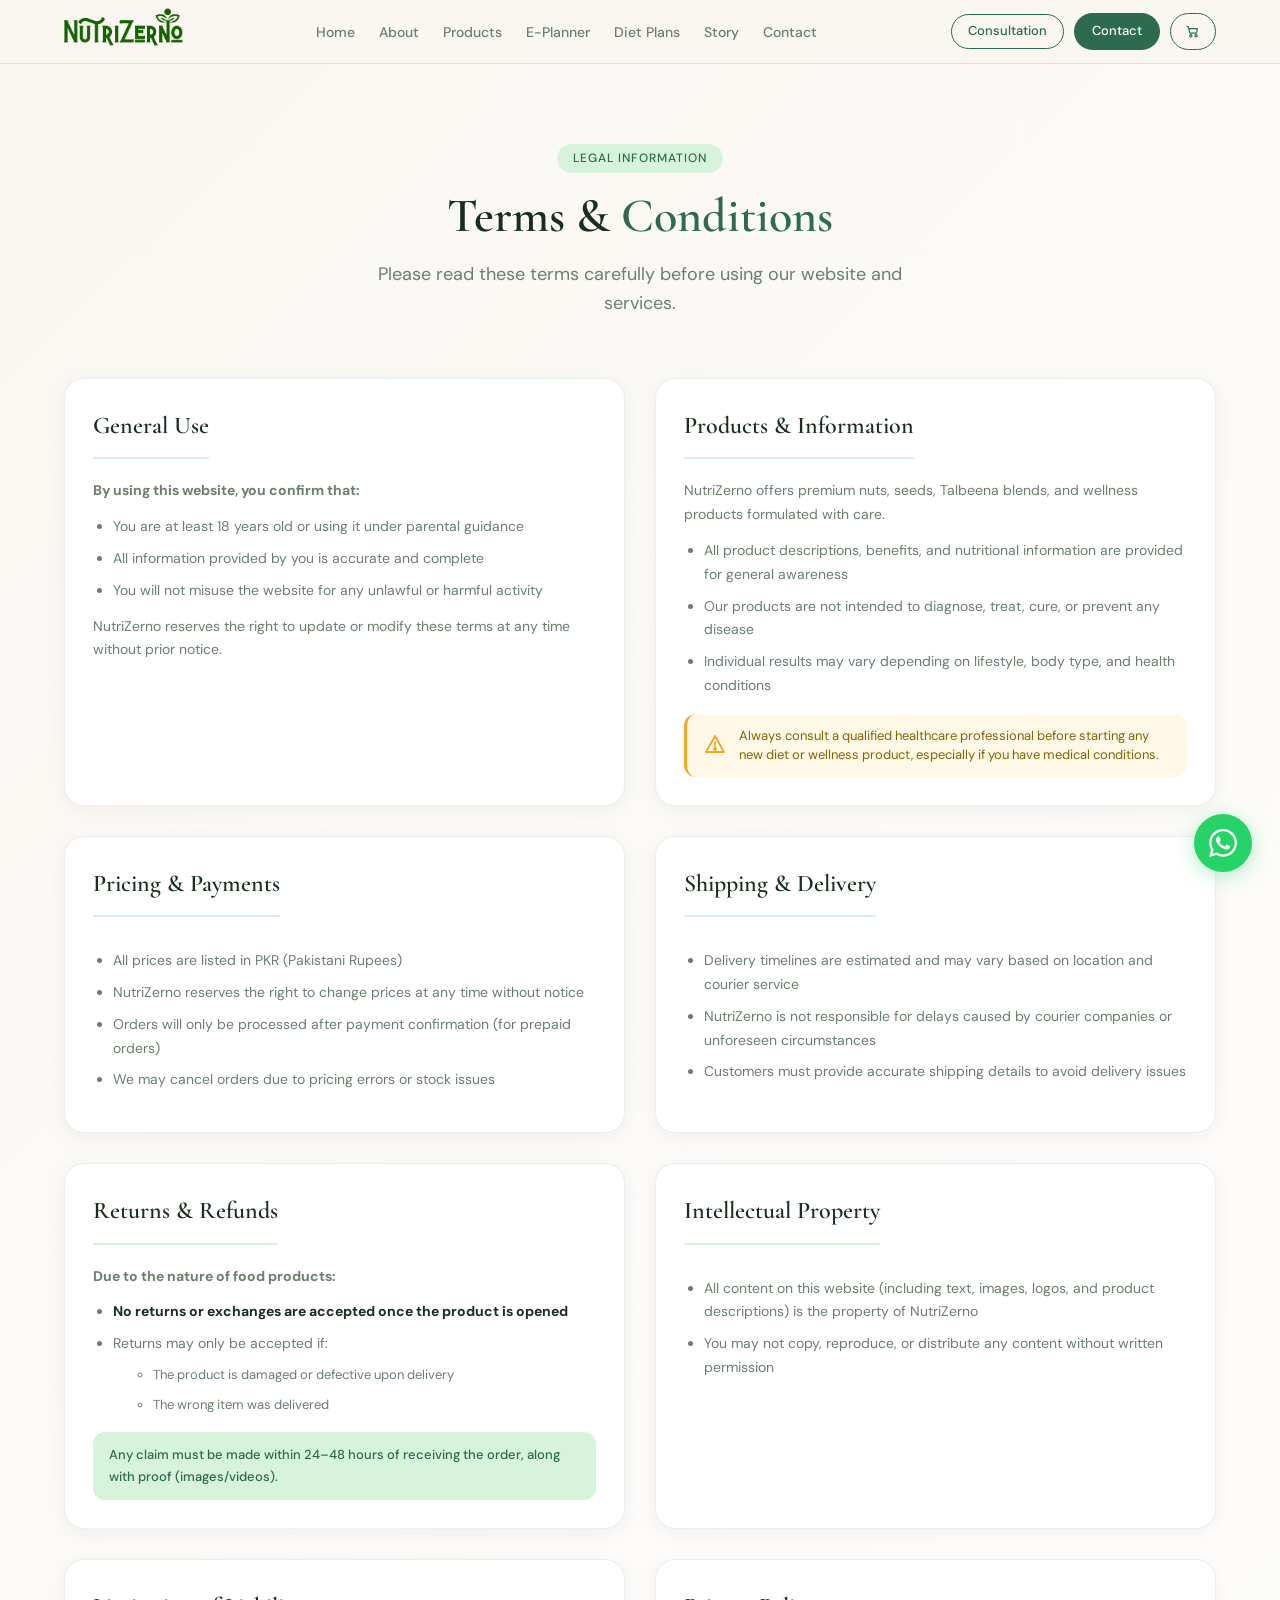
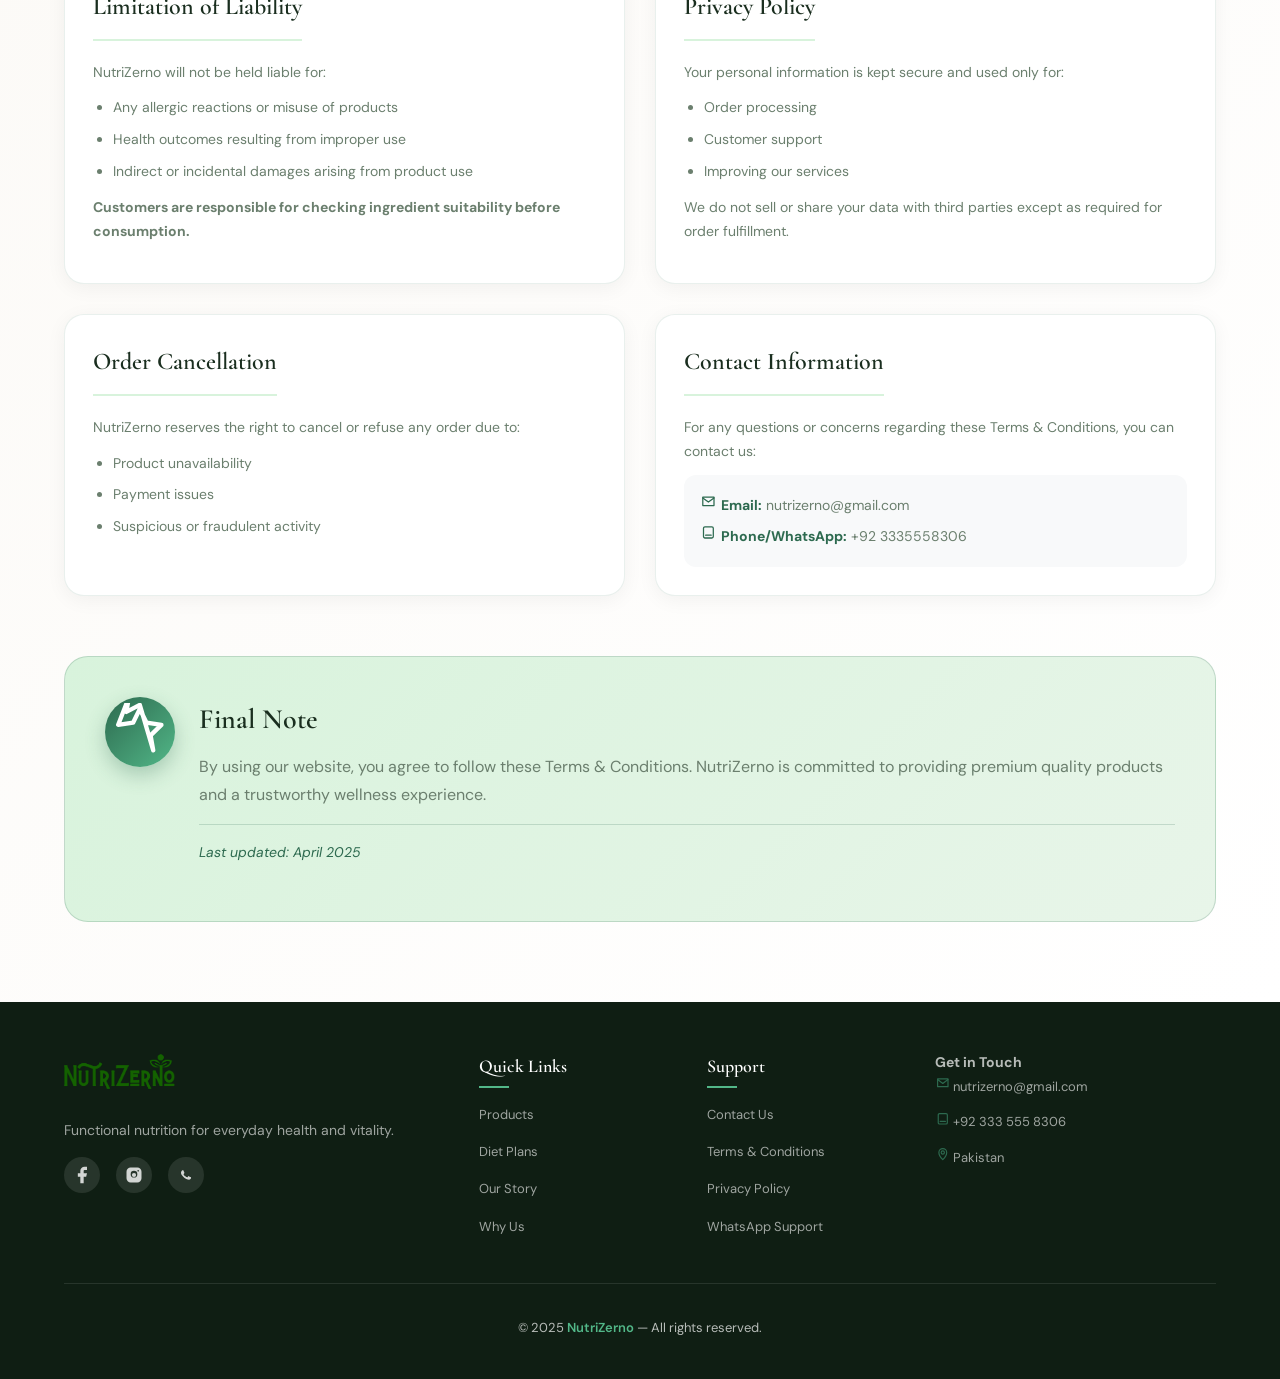
<file: terms.html>
<!DOCTYPE html>
<html lang="en">
<head>
<meta charset="UTF-8">
<meta name="viewport" content="width=device-width, initial-scale=1.0">

<!-- Primary SEO Meta Tags -->
<title>NutriZerno | Terms & Conditions</title>
<meta name="title" content="NutriZerno | Terms & Conditions">
<meta name="description" content="Read NutriZerno's terms and conditions for using Talbeena blends, seed mixes, diet plans, and wellness support services.">
<meta name="keywords" content="NutriZerno terms, wellness product terms, Talbeena conditions, diet plan terms, PCOS nutrition disclaimer">
<meta name="author" content="Dietitian Samawat - NutriZerno">
<meta name="robots" content="index, follow, max-snippet:-1, max-image-preview:large, max-video-preview:-1">
<meta name="theme-color" content="#1b6a39">
<meta name="language" content="English">
<meta name="revisit-after" content="7 days">
<meta name="geo.region" content="PK">
<meta name="geo.placename" content="Pakistan">

<!-- Open Graph / Social Media Meta Tags -->
<meta property="og:locale" content="en_PK">
<meta property="og:site_name" content="NutriZerno">
<meta property="og:type" content="website">
<meta property="og:url" content="https://www.nutrizerno.com/terms.html">
<meta property="og:title" content="NutriZerno | Terms & Conditions">
<meta property="og:description" content="Read NutriZerno's terms and conditions for using Talbeena blends, seed mixes, diet plans, and wellness support services.">
<meta property="og:image" content="https://www.nutrizerno.com/images/og-image.jpg">
<meta property="og:image:alt" content="NutriZerno Terms and Conditions Page">

<!-- Twitter Card Meta Tags -->
<meta property="twitter:card" content="summary_large_image">
<meta property="twitter:url" content="https://www.nutrizerno.com/terms.html">
<meta property="twitter:title" content="NutriZerno | Terms & Conditions">
<meta property="twitter:description" content="Read NutriZerno's terms and conditions for using supportive wellness products and services.">
<meta property="twitter:image" content="https://www.nutrizerno.com/images/og-image.jpg">
<meta property="twitter:creator" content="@nutrizerno_official">

<!-- Canonical URL -->
<link rel="canonical" href="https://www.nutrizerno.com/terms.html">
<link rel="icon" type="image/png" href="./images/logoSquare.png">

<link rel="stylesheet" href="style.css">
<link href="https://fonts.googleapis.com/css2?family=Cormorant+Garamond:ital,wght@0,400;0,600;1,400&family=DM+Sans:wght@300;400;500&display=swap" rel="stylesheet">

<!-- JSON-LD Structured Data -->
<script type="application/ld+json">
{
  "@context": "https://schema.org",
  "@type": "HealthAndBeautyBusiness",
  "name": "NutriZerno",
  "url": "https://www.nutrizerno.com",
  "logo": "https://www.nutrizerno.com/images/logo.png",
  "image": "https://www.nutrizerno.com/images/Hero.jpeg",
  "description": "Dietitian-led premium wellness brand offering functional nutrition through Talbeena blends, seed cycling mixes, and personalized diet plans for women's health in Pakistan.",
  "founder": {
    "@type": "Person",
    "name": "Dietitian Samawat",
    "jobTitle": "Clinical Dietitian & Wellness Coach"
  },
  "address": {
    "@type": "PostalAddress",
    "addressCountry": "PK"
  },
  "contactPoint": {
    "@type": "ContactPoint",
    "telephone": "+923335558306",
    "contactType": "customer service",
    "contactOption": "TollFree",
    "areaServed": "PK",
    "availableLanguage": ["English", "Urdu"]
  },
  "sameAs": [
    "https://www.instagram.com/nutrizerno",
    "https://www.facebook.com/share/1DbxPfG18h/"
  ]
}
</script>
</head>
<body>

<!-- WHATSAPP FLOAT -->
<a class="wa-float" href="https://wa.me/923335558306?text=Hi%20NutriZerno!%20I%20want%20to%20know%20more%20about%20your%20products." target="_blank" aria-label="Chat on WhatsApp" title="Chat with NutriZerno on WhatsApp">
  <svg viewBox="0 0 24 24" fill="#fff" xmlns="http://www.w3.org/2000/svg">
    <path d="M17.472 14.382c-.297-.149-1.758-.867-2.03-.967-.273-.099-.471-.148-.67.15-.197.297-.767.966-.94 1.164-.173.199-.347.223-.644.075-.297-.15-1.255-.463-2.39-1.475-.883-.788-1.48-1.761-1.653-2.059-.173-.297-.018-.458.13-.606.134-.133.298-.347.446-.52.149-.174.198-.298.298-.497.099-.198.05-.371-.025-.52-.075-.149-.669-1.612-.916-2.207-.242-.579-.487-.5-.669-.51-.173-.008-.371-.01-.57-.01-.198 0-.52.074-.792.372-.272.297-1.04 1.016-1.04 2.479 0 1.462 1.065 2.875 1.213 3.074.149.198 2.096 3.2 5.077 4.487.709.306 1.262.489 1.694.625.712.227 1.36.195 1.871.118.571-.085 1.758-.719 2.006-1.413.248-.694.248-1.289.173-1.413-.074-.124-.272-.198-.57-.347m-5.421 7.403h-.004a9.87 9.87 0 01-5.031-1.378l-.361-.214-3.741.982.998-3.648-.235-.374a9.86 9.86 0 01-1.51-5.26c.001-5.45 4.436-9.884 9.888-9.884 2.64 0 5.122 1.03 6.988 2.898a9.825 9.825 0 012.893 6.994c-.003 5.45-4.437 9.884-9.885 9.884m8.413-18.297A11.815 11.815 0 0012.05 0C5.495 0 .16 5.335.157 11.892c0 2.096.547 4.142 1.588 5.945L.057 24l6.305-1.654a11.882 11.882 0 005.683 1.448h.005c6.554 0 11.89-5.335 11.893-11.893a11.821 11.821 0 00-3.48-8.413z"/>
  </svg>
</a>
<div class="wa-tooltip">Chat on WhatsApp</div>
<!-- NAV - Sleek & Compact -->
<nav>
  <div class="logo">
    <a href="index.html"><img src="./images/logo.png" alt="NutriZerno Logo" class="logo-img"></a>
  </div>
  <ul class="nav-links" id="primary-navigation">
    <li><a href="index.html">Home</a></li>
    <li><a href="index.html#about">About</a></li>
    <li><a href="products.html">Products</a></li>
    <li><a href="e-planner.html">E-Planner</a></li>
    <li><a href="index.html#plans">Diet Plans</a></li>
    <li><a href="index.html#story">Story</a></li>
    <li><a href="index.html#contact">Contact</a></li>
    <!-- <li><a href="terms.html">Terms & Conditions</a></li> -->
  </ul>
  <div class="nav-buttons">
    <a href="https://wa.me/923335558306?text=Hi%20NutriZerno!%20I%20want%20to%20book%20a%20consultation." class="btn-outline nav-consultation" target="_blank">Consultation</a>
    <a href="index.html#contact" class="nav-cta">Contact</a>
    <button class="cart-button" onclick="openCart()" aria-label="Open cart">
      <span class="cart-icon icon-shell" aria-hidden="true">
        <svg viewBox="0 0 24 24" aria-hidden="true"><circle cx="9" cy="18" r="1.7"></circle><circle cx="17" cy="18" r="1.7"></circle><path d="M3 4h2l2.2 9.2a1 1 0 0 0 1 .8h8.7a1 1 0 0 0 1-.8L19 7H7"></path></svg>
      </span>
      <span class="cart-badge" id="cartCount">0</span>
    </button>
  </div>
  <button class="hamburger" type="button" onclick="toggleMenu()" aria-label="Toggle navigation menu" aria-controls="primary-navigation" aria-expanded="false">
    <span></span>
    <span></span>
    <span></span>
  </button>
</nav>

<!-- TERMS & CONDITIONS - Modern Redesign -->
<section id="terms" class="terms-section">
  <div class="terms-container">
    <div class="terms-header">
      <div class="section-tag">Legal Information</div>
      <h2 class="section-title">Terms & <span class="text-green">Conditions</span></h2>
      <p class="terms-intro">Please read these terms carefully before using our website and services.</p>
    </div>

    <div class="terms-grid">
      <!-- Card 1 -->
      <div class="terms-card">
        <!-- <div class="terms-card-icon">Shopping icon</div> -->
        <h3>General Use</h3>
        <div class="terms-card-content">
          <p><strong>By using this website, you confirm that:</strong></p>
          <ul>
            <li>You are at least 18 years old or using it under parental guidance</li>
            <li>All information provided by you is accurate and complete</li>
            <li>You will not misuse the website for any unlawful or harmful activity</li>
          </ul>
          <p class="mt-2">NutriZerno reserves the right to update or modify these terms at any time without prior notice.</p>
        </div>
      </div>

      <!-- Card 2 -->
      <div class="terms-card">
        <!-- <div class="terms-card-icon">Natural icon</div> -->
        <h3>Products & Information</h3>
        <div class="terms-card-content">
          <p>NutriZerno offers premium nuts, seeds, Talbeena blends, and wellness products formulated with care.</p>
          <ul>
            <li>All product descriptions, benefits, and nutritional information are provided for general awareness</li>
            <li>Our products are not intended to diagnose, treat, cure, or prevent any disease</li>
            <li>Individual results may vary depending on lifestyle, body type, and health conditions</li>
          </ul>
          <div class="terms-alert">
            <span class="icon-shell" aria-hidden="true"><svg viewBox="0 0 24 24" aria-hidden="true"><path d="M12 3l9 16H3l9-16z"></path><path d="M12 9v4"></path><circle cx="12" cy="16" r="1"></circle></svg></span>
            <p>Always consult a qualified healthcare professional before starting any new diet or wellness product, especially if you have medical conditions.</p>
          </div>
        </div>
      </div>

      <!-- Card 3 -->
      <div class="terms-card">
        <!-- <div class="terms-card-icon">Payment icon</div> -->
        <h3>Pricing & Payments</h3>
        <div class="terms-card-content">
          <ul>
            <li>All prices are listed in PKR (Pakistani Rupees)</li>
            <li>NutriZerno reserves the right to change prices at any time without notice</li>
            <li>Orders will only be processed after payment confirmation (for prepaid orders)</li>
            <li>We may cancel orders due to pricing errors or stock issues</li>
          </ul>
        </div>
      </div>

      <!-- Card 4 -->
      <div class="terms-card">
        <!-- <div class="terms-card-icon">Shipping icon</div> -->
        <h3>Shipping & Delivery</h3>
        <div class="terms-card-content">
          <ul>
            <li>Delivery timelines are estimated and may vary based on location and courier service</li>
            <li>NutriZerno is not responsible for delays caused by courier companies or unforeseen circumstances</li>
            <li>Customers must provide accurate shipping details to avoid delivery issues</li>
          </ul>
        </div>
      </div>

      <!-- Card 5 -->
      <div class="terms-card">
        <!-- <div class="terms-card-icon">Refresh icon</div> -->
        <h3>Returns & Refunds</h3>
        <div class="terms-card-content">
          <p><strong>Due to the nature of food products:</strong></p>
          <ul>
            <li><strong>No returns or exchanges are accepted once the product is opened</strong></li>
            <li>Returns may only be accepted if:
              <ul class="nested-list">
                <li>The product is damaged or defective upon delivery</li>
                <li>The wrong item was delivered</li>
              </ul>
            </li>
          </ul>
          <div class="terms-highlight">
            <p>Any claim must be made within 24–48 hours of receiving the order, along with proof (images/videos).</p>
          </div>
        </div>
      </div>

      <!-- Card 6 -->
      <div class="terms-card">
        <!-- <div class="terms-card-icon">Legal icon</div> -->
        <h3>Intellectual Property</h3>
        <div class="terms-card-content">
          <ul>
            <li>All content on this website (including text, images, logos, and product descriptions) is the property of NutriZerno</li>
            <li>You may not copy, reproduce, or distribute any content without written permission</li>
          </ul>
        </div>
      </div>

      <!-- Card 7 -->
      <div class="terms-card">
        <!-- <div class="terms-card-icon">Warning icon</div> -->
        <h3>Limitation of Liability</h3>
        <div class="terms-card-content">
          <p>NutriZerno will not be held liable for:</p>
          <ul>
            <li>Any allergic reactions or misuse of products</li>
            <li>Health outcomes resulting from improper use</li>
            <li>Indirect or incidental damages arising from product use</li>
          </ul>
          <p class="mt-2"><strong>Customers are responsible for checking ingredient suitability before consumption.</strong></p>
        </div>
      </div>

      <!-- Card 8 -->
      <div class="terms-card">
        <!-- <div class="terms-card-icon">Privacy icon</div> -->
        <h3>Privacy Policy</h3>
        <div class="terms-card-content">
          <p>Your personal information is kept secure and used only for:</p>
          <ul>
            <li>Order processing</li>
            <li>Customer support</li>
            <li>Improving our services</li>
          </ul>
          <p class="mt-2">We do not sell or share your data with third parties except as required for order fulfillment.</p>
        </div>
      </div>

      <!-- Card 9 -->
      <div class="terms-card">
        <!-- <div class="terms-card-icon">Cancel icon</div> -->
        <h3>Order Cancellation</h3>
        <div class="terms-card-content">
          <p>NutriZerno reserves the right to cancel or refuse any order due to:</p>
          <ul>
            <li>Product unavailability</li>
            <li>Payment issues</li>
            <li>Suspicious or fraudulent activity</li>
          </ul>
        </div>
      </div>

      <!-- Card 10 -->
      <div class="terms-card">
        <!-- <div class="terms-card-icon">Contact icon</div> -->
        <h3>Contact Information</h3>
        <div class="terms-card-content">
          <p>For any questions or concerns regarding these Terms & Conditions, you can contact us:</p>
          <div class="contact-info-mini">
            <p><span class="icon-shell" aria-hidden="true"><svg viewBox="0 0 24 24"><path d="M4 6h16v12H4z"></path><path d="M4 7l8 6 8-6"></path></svg></span> <strong>Email:</strong> nutrizerno@gmail.com</p>
            <p><span class="icon-shell" aria-hidden="true"><svg viewBox="0 0 24 24"><path d="M7 4h10a2 2 0 0 1 2 2v12a2 2 0 0 1-2 2H7a2 2 0 0 1-2-2V6a2 2 0 0 1 2-2z"></path><path d="M8 16h8"></path></svg></span> <strong>Phone/WhatsApp:</strong> +92 3335558306</p>
          </div>
        </div>
      </div>
    </div>

    <!-- Final Note Section -->
    <div class="terms-final-note">
      <div class="final-note-icon icon-shell" aria-hidden="true">
        <svg viewBox="0 0 24 24" aria-hidden="true"><path d="M12 2.5l2.8 5.7 6.2.9-4.5 4.4 1.1 6.2L12 0.8l-5.6 2.9 1.1-6.2L3 9.1l6.2-.9L12 2.5z"></path></svg>
      </div>
      <div class="final-note-content">
        <h3>Final Note</h3>
        <p>By using our website, you agree to follow these Terms & Conditions. NutriZerno is committed to providing premium quality products and a trustworthy wellness experience.</p>
        <p class="terms-updated">Last updated: April 2025</p>
      </div>
    </div>

    
  </div>
</section>

<!-- FOOTER - Clean & Professional -->
<footer>
  <div class="footer-container">
    <div class="footer-brand">
      <img src="./images/logo.png" alt="NutriZerno Logo" class="footer-logo">
      <p>Functional nutrition for everyday health and vitality.</p>
      <div class="social-links">
        <a href="https://www.facebook.com/share/1DbxPfG18h/" target="_blank" rel="noopener noreferrer" aria-label="Facebook">
          <svg width="20" height="20" viewBox="0 0 24 24" fill="currentColor"><path d="M18 2h-3a5 5 0 0 0-5 5v3H7v4h3v8h4v-8h3l1-4h-4V7a1 1 0 0 1 1-1h3z"/></svg>
        </a>
        <a href="https://www.instagram.com/nutrizerno?igsh=MWZhbjZ5MHFrbnpzcg==" target="_blank" rel="noopener noreferrer" aria-label="Instagram">
          <svg width="20" height="20" viewBox="0 0 24 24" fill="currentColor"><path d="M16 3H8a5 5 0 0 0-5 5v8a5 5 0 0 0 5 5h8a5 5 0 0 0 5-5V8a5 5 0 0 0-5-5zm-4 12a4 4 0 1 1 0-8 4 4 0 0 1 0 8zm5-7a1 1 0 1 1 0-2 1 1 0 0 1 0 2z"/><circle cx="12" cy="12" r="2.5"/></svg>
        </a>
        <a href="https://wa.me/923335558306" target="_blank" rel="noopener noreferrer" aria-label="WhatsApp">
          <svg width="20" height="20" viewBox="0 0 24 24" fill="currentColor"><path d="M17.472 14.382c-.297-.149-1.758-.867-2.03-.967-.273-.099-.471-.148-.67.15-.197.297-.767.966-.94 1.164-.173.199-.347.223-.644.075-.297-.15-1.255-.463-2.39-1.475-.883-.788-1.48-1.761-1.653-2.059-.173-.297-.018-.458.13-.606.134-.133.298-.347.446-.52.149-.174.198-.298.298-.497.099-.198.05-.371-.025-.52-.075-.149-.669-1.612-.916-2.207-.242-.579-.487-.5-.669-.51-.173-.008-.371-.01-.57-.01-.198 0-.52.074-.792.372-.272.297-1.04 1.016-1.04 2.479 0 1.462 1.065 2.875 1.213 3.074.149.198 2.096 3.2 5.077 4.487.709.306 1.262.489 1.694.625.712.227 1.36.195 1.871.118.571-.085 1.758-.719 2.006-1.413.248-.694.248-1.289.173-1.413-.074-.124-.272-.198-.57-.347"/></svg>
        </a>
      </div>
    </div>
    <div class="footer-links-group">
      <h4>Quick Links</h4>
      <ul>
        <li><a href="#products">Products</a></li>
        <li><a href="#plans">Diet Plans</a></li>
        <li><a href="#story">Our Story</a></li>
        <li><a href="#benefits">Why Us</a></li>
      </ul>
    </div>
    <div class="footer-links-group">
      <h4>Support</h4>
      <ul>
        <li><a href="contact.html">Contact Us</a></li>
        <li><a href="terms.html">Terms & Conditions</a></li>
        <li><a href="#privacy">Privacy Policy</a></li>
        <li><a href="https://wa.me/923335558306">WhatsApp Support</a></li>
      </ul>
    </div>
    <div class="footer-contact">
      <h4>Get in Touch</h4>
      <p><span class="icon-shell" aria-hidden="true"><svg viewBox="0 0 24 24"><path d="M4 6h16v12H4z"></path><path d="M4 7l8 6 8-6"></path></svg></span> nutrizerno@gmail.com</p>
      <p><span class="icon-shell" aria-hidden="true"><svg viewBox="0 0 24 24"><path d="M7 4h10a2 2 0 0 1 2 2v12a2 2 0 0 1-2 2H7a2 2 0 0 1-2-2V6a2 2 0 0 1 2-2z"></path><path d="M8 16h8"></path></svg></span> +92 333 555 8306</p>
      <p><span class="icon-shell" aria-hidden="true"><svg viewBox="0 0 24 24"><path d="M12 21s6-5.5 6-11a6 6 0 1 0-12 0c0 5.5 6 11 6 11z"></path><circle cx="12" cy="10" r="2.5"></circle></svg></span> Pakistan</p>
    </div>
  </div>
  <div class="footer-bottom">
    <p>&copy; 2025 <span>NutriZerno</span> — All rights reserved.</p>
  </div>
</footer>

<!-- CART MODAL -->
<div class="modal-overlay" id="cartModal">
  <div class="modal cart-modal">
    <button class="modal-close" onclick="closeCart()">&#10005;</button>
    <h2>Your Cart</h2>
    <div class="cart-summary" id="cartSummary"></div>
    <div class="cart-actions">
      <button class="outline-btn" onclick="clearCart()">Clear Cart</button>
      <button class="buy-btn" onclick="checkoutCart()">Continue Buying</button>
    </div>
    <div class="cart-order-form" id="cartOrderForm">
      <div class="form-row">
        <div class="form-group">
          <label>First name *</label>
          <input type="text" id="cart-fname" placeholder="Ali" required>
        </div>
        <div class="form-group">
          <label>Last name</label>
          <input type="text" id="cart-lname" placeholder="Raza">
        </div>
      </div>
      <div class="form-group">
        <label>Phone / WhatsApp number *</label>
        <input type="tel" id="cart-phone" placeholder="+92 3XX XXXXXXX" required>
      </div>
      <div class="form-group">
        <label>Email address *</label>
        <input type="email" id="cart-email" placeholder="ali@example.com" required>
      </div>
      <div class="form-group">
        <label>Delivery address *</label>
        <input type="text" id="cart-address" placeholder="Street, City, Province" required>
      </div>
      <div class="form-row">
        <div class="form-group">
          <label>Quantity</label>
          <input type="number" id="cart-qty" min="1" value="1">
        </div>
        <div class="form-group">
          <label>Payment method</label>
          <select id="cart-pay">
            <option>Cash on Delivery</option>
            <option>EasyPaisa</option>
            <option>JazzCash</option>
            <option>Bank Transfer</option>
          </select>
        </div>
      </div>
      <div class="form-group">
        <label>Special instructions (optional)</label>
        <textarea id="cart-notes" rows="2" placeholder="Any special request..."></textarea>
      </div>
      <button class="submit-btn" onclick="submitCartOrder()">Send Order via WhatsApp</button>
      <div class="success-msg" id="cart-order-success">
        Order details sent to WhatsApp! We'll contact you shortly to confirm your order.
      </div>
    </div>
    <div class="success-msg" id="cart-success">
      Cart summary ready to send on WhatsApp.
    </div>
  </div>
</div>

<!-- BUY MODAL -->
<div class="modal-overlay" id="buyModal">
  <div class="modal">
    <button class="modal-close" onclick="closeModal()">&#10005;</button>
    <h2>Complete your order</h2>
    <div class="modal-product-info" id="modalProductInfo"></div>
    <div class="form-row">
      <div class="form-group">
        <label>First name *</label>
        <input type="text" id="b-fname" placeholder="Ali" required>
      </div>
      <div class="form-group">
        <label>Last name</label>
        <input type="text" id="b-lname" placeholder="Raza">
      </div>
    </div>
    <div class="form-group">
      <label>Phone / WhatsApp number *</label>
      <input type="tel" id="b-phone" placeholder="+92 3XX XXXXXXX" required>
    </div>
    <div class="form-group">
      <label>Email address *</label>
      <input type="email" id="b-email" placeholder="ali@example.com" required>
    </div>
    <div class="form-group">
      <label>Delivery address *</label>
      <input type="text" id="b-address" placeholder="Street, City, Province" required>
    </div>
    <div class="form-row">
      <div class="form-group">
        <label>Quantity</label>
        <select id="b-qty">
          <option>1</option><option>2</option><option>3</option><option>4</option><option>5</option>
        </select>
      </div>
      <div class="form-group">
        <label>Payment method</label>
        <select id="b-pay">
          <option>Cash on Delivery</option>
          <option>EasyPaisa</option>
          <option>JazzCash</option>
          <option>Bank Transfer</option>
        </select>
      </div>
    </div>
    <div class="form-group">
      <label>Special instructions (optional)</label>
      <textarea id="b-notes" rows="2" placeholder="Any special request..."></textarea>
    </div>
    <button class="submit-btn" onclick="submitOrder()">Place Order</button>
    <div class="success-msg" id="order-success">
      Order details sent to WhatsApp! We'll contact you shortly to confirm and process your order.
    </div>
  </div>
</div>

<script src="products.js"></script>
<script src="cart-utils.js"></script>
<script src="index.js"></script>
</body>
</html>
</file>
<file: style.css>
:root {
  --green: #2d6a4f;
  --green-light: #52b788;
  --green-pale: #d8f3dc;
  --cream: #faf7f2;
  --dark: #1a2e1f;
  --text: #2c3e30;
  --muted: #6b7f6e;
  --white: #ffffff;
  --border: rgba(45, 106, 79, 0.15);
  --radius: 16px;
}

* {
  box-sizing: border-box;
  margin: 0;
  padding: 0;
}

.icon-shell {
  display: inline-flex;
  align-items: center;
  justify-content: center;
  color: var(--green);
}

.icon-shell svg {
  width: 1.2em;
  height: 1.2em;
  stroke: currentColor;
  fill: none;
  stroke-width: 1.8;
  stroke-linecap: round;
  stroke-linejoin: round;
}

.icon-shell svg.fill-icon {
  fill: currentColor;
  stroke: none;
}

html {
  scroll-behavior: smooth;
}

body {
  font-family: 'DM Sans', sans-serif;
  background: var(--cream);
  color: var(--text);
  font-size: 16px;
  line-height: 1.6;
}

/* NAV */
nav {
  position: sticky;
  top: 0;
  z-index: 100;
  background: rgba(250, 247, 242, 0.95);
  backdrop-filter: blur(8px);
  border-bottom: 1px solid var(--border);
  padding: 0 5%;
  display: flex;
  align-items: center;
  justify-content: space-between;
  height: 68px;
}

.logo .logo-img {
  height: 72px;
  width: auto;
  object-fit: contain;
}

.nav-links {
  display: flex;
  gap: 32px;
  list-style: none;
}

.nav-links a {
  text-decoration: none;
  color: var(--muted);
  font-size: 14px;
  font-weight: 500;
  transition: color .2s;
}

.nav-links a:hover {
  color: var(--green);
}

.nav-buttons {
  display: flex;
  gap: 12px;
  align-items: center;
}

.nav-consultation {
  background: transparent;
  color: var(--green);
  padding: 8px 18px;
  border-radius: 50px;
  font-family: 'DM Sans', sans-serif;
  font-size: 13px;
  font-weight: 500;
  border: 1.5px solid var(--green);
  cursor: pointer;
  text-decoration: none;
  transition: all .2s;
}

.nav-consultation:hover {
  background: var(--green-pale);
}

.nav-cta {
  background: var(--green);
  color: var(--white);
  border: none;
  padding: 10px 22px;
  border-radius: 50px;
  font-family: 'DM Sans', sans-serif;
  font-size: 14px;
  font-weight: 500;
  cursor: pointer;
  transition: background .2s;
  text-decoration: none;
}

.nav-cta:hover {
  background: var(--dark);
}

.cart-button {
  display: inline-flex;
  align-items: center;
  gap: 8px;
  background: transparent;
  color: var(--green);
  border: 1.5px solid var(--green);
  border-radius: 50px;
  padding: 10px 14px;
  font-family: 'DM Sans', sans-serif;
  font-size: 13px;
  font-weight: 600;
  cursor: pointer;
  transition: background .2s, transform .2s;
}

.cart-button:hover {
  background: var(--green-pale);
}

.cart-badge {
  min-width: 22px;
  height: 22px;
  border-radius: 999px;
  background: var(--green);
  color: #fff;
  display: none;
  align-items: center;
  justify-content: center;
  font-size: 12px;
  font-weight: 700;
  padding: 0 6px;
}

.cart-modal {
  max-width: 520px;
}

.cart-summary {
  margin-bottom: 24px;
}

.cart-item {
  display: flex;
  flex-direction: column;
  gap: 12px;
  padding: 14px 0;
  border-bottom: 1px solid rgba(45, 106, 79, 0.12);
}

.cart-item:last-child {
  border-bottom: none;
}

.cart-item-info {
  display: flex;
  justify-content: space-between;
  gap: 12px;
  align-items: flex-start;
}

.cart-item-name {
  font-weight: 700;
  color: var(--dark);
}

.cart-item-meta {
  color: var(--muted);
  font-size: 13px;
  text-align: right;
}

.cart-item-controls {
  display: flex;
  flex-wrap: wrap;
  gap: 8px;
  align-items: center;
}

.outline-btn.small {
  padding: 8px 12px;
  font-size: 12px;
  border-radius: 12px;
}

.cart-actions {
  display: flex;
  gap: 12px;
  flex-wrap: wrap;
  justify-content: flex-end;
  margin-top: 8px;
}

.empty-cart {
  color: var(--muted);
  font-size: 15px;
  line-height: 1.8;
}

/* Hamburger Menu */
.hamburger {
  display: none;
  flex-direction: column;
  cursor: pointer;
  gap: 4px;
}

.hamburger span {
  width: 25px;
  height: 3px;
  background: var(--green);
  transition: 0.3s;
}

/* Mobile Styles */
@media (max-width: 768px) {
  nav {
    padding: 0 20px;
    height: auto;
    flex-direction: column;
    align-items: flex-start;
  }

  .logo .logo-img {
    height: 50px;
  }

  .nav-links {
    display: none;
    flex-direction: column;
    gap: 16px;
    width: 100%;
    margin-top: 20px;
  }

  .nav-links.open {
    display: flex;
  }

  .nav-buttons {
    display: none;
    flex-direction: column;
    gap: 12px;
    width: 100%;
    margin-top: 20px;
  }

  .nav-buttons.open {
    display: flex;
  }

  .hamburger {
    display: flex;
    position: absolute;
    top: 20px;
    right: 20px;
  }
}

/* Tablet Styles */
@media (min-width: 769px) and (max-width: 1024px) {
  .hero h1 {
    font-size: clamp(48px, 6vw, 72px);
  }

  .products-grid {
    grid-template-columns: repeat(auto-fill, minmax(300px, 1fr));
  }

  .plans-grid {
    grid-template-columns: repeat(auto-fit, minmax(450px, 1fr));
  }

  .contact-grid {
    gap: 40px;
  }
}

/* General Mobile Adjustments */
@media (max-width: 768px) {
  body {
    font-size: 14px;
  }

  .hero {
    padding: 40px 20px;
    min-height: 80vh;
  }

  .hero h1 {
    font-size: clamp(32px, 10vw, 60px);
  }

  .hero p {
    font-size: 16px;
  }

  .about-section {
    padding: 60px 20px;
  }

  .about-lead {
    font-size: 17px;
    line-height: 1.7;
  }
}

.banner-section {
  width: 100%;
  height: 100%;
  overflow: hidden;
  padding: 0px 0px;
  /* position: relative */
}

.banner-section .hero-img {
  width: 100%;
  height: 100%;
  object-fit: contain;
  display: block;
}

/* HERO */
.hero {
  min-height: 88vh;
  display: flex;
  flex-direction: column;
  align-items: center;
  justify-content: center;
  text-align: center;
  padding: 60px 5%;
  background: var(--cream);
  position: relative;
  overflow: hidden;
}

.hero::before {
  content: '';
  position: absolute;
  top: -100px;
  right: -100px;
  width: 500px;
  height: 500px;
  border-radius: 50%;
  background: var(--green-pale);
  opacity: 0.4;
  z-index: 0;
}

.hero::after {
  content: '';
  position: absolute;
  bottom: -80px;
  left: -80px;
  width: 400px;
  height: 400px;
  border-radius: 50%;
  background: #b7e4c7;
  opacity: 0.25;
  z-index: 0;
}

.hero-tag {
  display: inline-block;
  background: var(--green-pale);
  color: var(--green);
  font-size: 13px;
  font-weight: 500;
  padding: 6px 18px;
  border-radius: 50px;
  margin-bottom: 24px;
  letter-spacing: 0.5px;
  position: relative;
  z-index: 1;
}

.hero h1 {
  font-family: 'Cormorant Garamond', serif;
  font-size: clamp(48px, 8vw, 88px);
  font-weight: 600;
  line-height: 1.05;
  color: var(--dark);
  max-width: 800px;
  position: relative;
  z-index: 1;
  margin-bottom: 24px;
}

.hero h1 em {
  color: var(--green);
  font-style: italic;
}

.hero p {
  font-size: 18px;
  color: var(--muted);
  max-width: 520px;
  line-height: 1.7;
  position: relative;
  z-index: 1;
  margin-bottom: 40px;
}

.hero-btns {
  display: flex;
  gap: 14px;
  flex-wrap: wrap;
  justify-content: center;
  position: relative;
  z-index: 1;
}

/* Product detail page */
.product-page {
  padding: 40px 5%;
  min-height: 70vh;
  max-width: 1200px;
  margin: 0 auto;
}

.page-header {
  text-align: left;
  max-width: 760px;
  margin: 0 0 32px;
}

.page-header .section-tag {
  display: inline-flex;
  background: var(--green-pale);
  color: var(--green);
  font-size: 13px;
  font-weight: 600;
  padding: 6px 18px;
  border-radius: 50px;
  margin-bottom: 16px;
}

.page-header .section-title {
  font-family: 'Cormorant Garamond', serif;
  font-size: clamp(34px, 4vw, 46px);
  margin-bottom: 12px;
  color: var(--dark);
}

.page-header .section-sub {
  color: var(--muted);
  max-width: 700px;
}

.product-card.detail {
  display: grid;
  grid-template-columns: minmax(320px, 1.2fr) minmax(320px, 0.8fr);
  gap: 32px;
  align-items: start;
  background: #fff;
  padding: 34px;
  border-radius: 24px;
  box-shadow: 0 18px 40px rgba(17, 45, 26, 0.08);
  max-width: 1120px;
  margin: 0 auto 40px;
}

.product-card.detail .product-img-large {
  display: grid;
  place-items: center;
  min-height: 520px;
  padding: 12px;
  background: var(--cream);
  border-radius: 22px;
}

.product-img-large img {
  width: 100%;
  max-height: 520px;
  object-fit: cover;
  border-radius: 18px;
}

.product-info {
  display: flex;
  flex-direction: column;
  justify-content: center;
  gap: 16px;
}

.product-info h1 {
  font-family: 'Cormorant Garamond', serif;
  font-size: clamp(26px, 3vw, 36px);
  margin-bottom: 6px;
  color: var(--dark);
}

.product-info .product-price {
  color: var(--green);
  font-weight: 700;
  margin-bottom: 18px;
  font-size: 20px;
}

.product-desc {
  color: var(--muted);
  line-height: 1.85;
}

.product-actions {
  display: flex;
  flex-wrap: wrap;
  gap: 12px;
  align-items: center;
  margin-top: 16px;
}

.product-actions .outline-btn,
.product-actions .buy-btn,
.product-actions .btn-outline,
.product-actions a {
  text-decoration: none;
  padding: 12px 18px;
  border-radius: 14px;
  font-weight: 600;
  display: inline-flex;
  align-items: center;
  gap: 8px;
}

.product-actions .outline-btn {
  border: 1.5px solid var(--green);
  color: var(--green);
  background: transparent;
}

.product-actions .buy-btn {
  background: var(--green);
  color: var(--white);
  border: none;
}

.product-detail-copy {
  margin-top: 24px;
}

.product-detail-copy h3 {
  font-size: 18px;
  margin-bottom: 12px;
  color: var(--dark);
}

.product-detail-copy p {
  color: var(--muted);
  line-height: 1.8;
  margin-bottom: 18px;
}

.product-detail-section {
  margin-top: 18px;
}

.product-detail-section ul {
  list-style: disc inside;
  color: var(--muted);
  margin: 0;
  padding-left: 18px;
}

.product-detail-section li {
  margin-bottom: 10px;
  line-height: 1.8;
}

.product-detail-cards {
  display: grid;
  gap: 24px;
  margin-top: 32px;
}

.product-detail-card,
.detail-card,
.review-card {
  background: #fff;
  border: 1px solid var(--border);
  border-radius: 24px;
  padding: 24px;
  box-shadow: 0 24px 40px rgba(29, 63, 39, 0.05);
}

.detail-card h3,
.review-card h3 {
  margin-bottom: 14px;
  font-size: 20px;
  color: var(--dark);
}

.detail-card ul {
  list-style: disc inside;
  color: var(--muted);
  margin: 0;
  padding-left: 18px;
}

.detail-card li {
  margin-bottom: 10px;
  line-height: 1.8;
}

.review-card p {
  color: var(--muted);
  line-height: 1.8;
  margin: 0;
}

.single-review {
  margin-bottom: 18px;
  padding-bottom: 12px;
  border-bottom: 1px solid #f0f0f0;
}

.single-review:last-child {
  border-bottom: none;
  padding-bottom: 0;
  margin-bottom: 0;
}

.single-review strong {
  display: block;
  margin-bottom: 8px;
  color: var(--dark);
}

.review-meta {
  display: flex;
  align-items: center;
  gap: 10px;
  margin-bottom: 10px;
  flex-wrap: wrap;
}

.review-score {
  display: inline-flex;
  align-items: center;
  gap: 6px;
  padding: 4px 10px;
  background: #f4fbf8;
  color: var(--green);
  border-radius: 999px;
  font-size: 13px;
  font-weight: 600;
}

.review-stars.small .star {
  font-size: 14px;
}

.single-review p {
  margin: 0;
  color: var(--muted);
  line-height: 1.8;
}

.review-stars {
  display: flex;
  align-items: center;
  gap: 8px;
  margin: 14px 0 18px;
}

.review-stars .star {
  font-size: 18px;
  line-height: 1;
}

.review-stars .filled {
  color: var(--green);
}

.review-stars .empty {
  color: #d9d9d9;
}

.rating-value {
  font-size: 14px;
  color: var(--dark);
  font-weight: 600;
}

.detail-card-grid {
  display: grid;
  grid-template-columns: repeat(2, minmax(0, 1fr));
  gap: 24px;
}

@media (max-width: 900px) {
  .detail-card-grid {
    grid-template-columns: 1fr;
  }
}

.product-actions .btn-outline {
  border-radius: 14px;
}

#addConfirm {
  padding: 12px 16px;
  background: var(--green-pale);
  border-radius: 14px;
  color: var(--dark);
  font-size: 14px;
}

@media (max-width: 900px) {
  .product-card.detail {
    grid-template-columns: 1fr;
    padding: 22px;
  }

  .product-card.detail .product-img-large {
    min-height: 420px;
  }

  .product-page {
    padding: 24px 4%;
  }

  .about-grid {
    grid-template-columns: 1fr;
    gap: 40px;
  }
}


.btn-primary {
  background: var(--green);
  color: #fff;
  padding: 14px 32px;
  border-radius: 50px;
  font-family: 'DM Sans', sans-serif;
  font-size: 15px;
  font-weight: 500;
  border: none;
  cursor: pointer;
  text-decoration: none;
  transition: background .2s, transform .1s;
}

.btn-primary:hover {
  background: var(--dark);
  transform: translateY(-1px);
}

.btn-outline {
  background: transparent;
  color: var(--green);
  padding: 14px 32px;
  border-radius: 50px;
  font-family: 'DM Sans', sans-serif;
  font-size: 15px;
  font-weight: 500;
  border: 1.5px solid var(--green);
  cursor: pointer;
  text-decoration: none;
  transition: all .2s;
}

.btn-outline:hover {
  background: var(--green-pale);
}

/* STATS BAR */
.stats-bar {
  background: var(--dark);
  padding: 28px 5%;
  display: flex;
  justify-content: center;
  gap: 60px;
  flex-wrap: wrap;
}

.stat {
  text-align: center;
}

.stat-num {
  /* font-family: 'Cormorant Garamond', serif; */
  font-size: 36px;
  font-weight: 600;
  color: var(--green-light);
}

.stat-label {
  font-size: 13px;
  color: rgba(255, 255, 255, 0.5);
  margin-top: 2px;
}

/* SECTION */
section {
  padding: 80px 5%;
}

.section-tag {
  display: inline-block;
  background: var(--green-pale);
  color: var(--green);
  font-size: 12px;
  font-weight: 500;
  letter-spacing: 1px;
  text-transform: uppercase;
  padding: 5px 16px;
  border-radius: 50px;
  margin-bottom: 16px;
}

.section-title {
  font-family: 'Cormorant Garamond', serif;
  font-size: clamp(32px, 4vw, 48px);
  font-weight: 600;
  color: var(--dark);
  line-height: 1.15;
  margin-bottom: 12px;
}

.about-section {
  padding: 80px 5%;
  background: #f6f9f3;
}

.about-grid {
  display: grid;
  grid-template-columns: 1.1fr 0.9fr;
  gap: 32px;
  align-items: flex-start;
  max-width: 1180px;
  margin: 0 auto;
}

.about-copy {
  min-width: 0;
}

.about-lead {
  font-size: 18px;
  line-height: 1.9;
  color: var(--dark);
  margin-bottom: 18px;
}

.about-copy p {
  font-size: 16px;
  line-height: 1.8;
  color: var(--muted);
  margin-bottom: 16px;
}

.about-list {
  list-style: none;
  margin-top: 18px;
  padding: 0;
  display: grid;
  gap: 12px;
}

.about-list li {
  position: relative;
  padding-left: 22px;
  color: var(--dark);
  font-weight: 500;
}

.about-list li::before {
  content: '•';
  position: absolute;
  left: 0;
  top: 0;
  color: var(--green);
  font-size: 22px;
  line-height: 1;
}

.about-cards {
  display: grid;
  gap: 20px;
}

.about-card {
  background: #fff;
  border: 1px solid rgba(54, 99, 63, 0.12);
  border-radius: 24px;
  padding: 26px;
  box-shadow: 0 24px 40px rgba(29, 63, 39, 0.05);
  font-family: 'Cormorant Garamond', serif;
}

.about-card h4 {
  font-family: inherit;
  font-size: 20px;
  margin-bottom: 10px;
  color: var(--dark);
}

.about-card p {
  font-family: inherit;
  color: var(--muted);
  font-size: 15px;
  line-height: 1.75;
}

.section-sub {
  color: var(--muted);
  font-size: 16px;
  max-width: 520px;
}

/* PRODUCTS */
#products {
  background: #fff;
}

.products-header {
  margin-bottom: 48px;
}

.products-grid {
  display: grid;
  grid-template-columns: repeat(auto-fill, minmax(280px, 1fr));
  gap: 24px;
}

.product-card {
  background: var(--cream);
  border: 1px solid var(--border);
  border-radius: var(--radius);
  overflow: hidden;
  transition: transform .2s, box-shadow .2s;
}

.product-card:hover {
  transform: translateY(-4px);
  box-shadow: 0 12px 40px rgba(45, 106, 79, 0.12);
}

.product-img {
  height: 200px;
  display: flex;
  align-items: center;
  justify-content: center;
  background: var(--green-pale);
  overflow: hidden;
}

.product-img img {
  width: 100%;
  height: 100%;
  object-fit: cover;
}

.product-card-link {
  display: block;
  color: inherit;
  text-decoration: none;
  padding: 20px;
}

.product-card-link:hover .product-name,
.product-card-link:hover .product-price {
  color: var(--dark);
}

.product-snippet {
  color: var(--muted);
  font-size: 14px;
  line-height: 1.7;
  margin-top: 14px;
}

.product-body {
  padding: 0 20px 20px;
}

.product-card {
  cursor: pointer;
}

.product-badge {
  display: inline-block;
  background: var(--green-pale);
  color: var(--green);
  font-size: 11px;
  font-weight: 500;
  letter-spacing: 0.5px;
  padding: 3px 10px;
  border-radius: 50px;
  margin-bottom: 8px;
}

.product-name {
  font-family: 'Cormorant Garamond', serif;
  font-size: 22px;
  font-weight: 600;
  color: var(--dark);
  margin-bottom: 6px;
}

.product-desc {
  font-size: 13px;
  color: var(--muted);
  line-height: 1.6;
  margin-bottom: 16px;
}

.product-top {
  display: flex;
  align-items: center;
  justify-content: space-between;
  gap: 12px;
  margin-bottom: 14px;
}

.product-price {
  font-family: 'Cormorant Garamond', serif;
  font-size: 20px;
  font-weight: 700;
  color: var(--green);
  white-space: nowrap;
}

.product-price-block {
  display: flex;
  flex-direction: column;
  align-items: flex-end;
  gap: 6px;
}

.product-price-badge {
  display: inline-flex;
  align-items: center;
  justify-content: center;
  background: #ffe7b8;
  color: #9a5b00;
  font-size: 10px;
  font-weight: 700;
  letter-spacing: 0.5px;
  padding: 4px 8px;
  border-radius: 999px;
  text-transform: uppercase;
}

.product-price-stack {
  display: flex;
  align-items: center;
  gap: 8px;
  flex-wrap: wrap;
  justify-content: flex-end;
}

.product-price-sale {
  font-family: 'Cormorant Garamond', serif;
  font-size: 20px;
  font-weight: 700;
  color: var(--green);
  white-space: nowrap;
}

.product-price-original {
  font-size: 14px;
  color: var(--muted);
  text-decoration: line-through;
  white-space: nowrap;
}

.product-badge {
  display: inline-flex;
  align-items: center;
  justify-content: center;
  background: var(--green-pale);
  color: var(--green);
  font-size: 11px;
  font-weight: 700;
  letter-spacing: 0.5px;
  padding: 8px 14px;
  border-radius: 999px;
}

.product-img {
  position: relative;
  min-height: 240px;
  display: flex;
  align-items: center;
  justify-content: center;
  background: linear-gradient(180deg, rgba(45, 106, 79, 0.08) 0%, rgba(250, 247, 242, 0.95) 100%);
  overflow: hidden;
  margin-bottom: 18px;
}

.product-img img {
  width: auto;
  max-width: 100%;
  max-height: 220px;
  object-fit: contain;
}

.product-name {
  font-family: 'Cormorant Garamond', serif;
  font-size: 22px;
  font-weight: 700;
  color: var(--dark);
  margin-bottom: 10px;
}

.product-desc {
  font-size: 14px;
  color: var(--muted);
  line-height: 1.75;
  margin-bottom: 18px;
}

.product-actions {
  display: flex;
  gap: 12px;
  flex-wrap: wrap;
  margin-bottom: 16px;
}

.outline-btn,
.buy-btn {
  border-radius: 999px;
  border: none;
  padding: 12px 18px;
  font-family: 'DM Sans', sans-serif;
  font-size: 13px;
  font-weight: 600;
  cursor: pointer;
  transition: all .2s;
}

.outline-btn {
  background: transparent;
  color: var(--green);
  border: 1.5px solid var(--green);
}

.outline-btn:hover {
  background: var(--green-pale);
}

.buy-btn {
  background: var(--green);
  color: #fff;
}

.buy-btn:hover {
  background: var(--dark);
}

.whatsapp-link {
  display: inline-block;
  width: 100%;
  text-align: center;
  background: #25d366;
  color: #fff;
  text-decoration: none;
  padding: 12px 18px;
  border-radius: 50px;
  font-family: 'DM Sans', sans-serif;
  font-size: 14px;
  font-weight: 600;
  transition: background .2s;
}

.whatsapp-link:hover {
  background: #1da851;
}

.product-footer {
  display: none;
}

/* MODAL OVERLAY */
.modal-overlay {
  display: none;
  position: fixed;
  inset: 0;
  z-index: 1000;
  background: rgba(26, 46, 31, 0.6);
  backdrop-filter: blur(4px);
  align-items: center;
  justify-content: center;
  padding: 20px;
}

.modal-overlay.open {
  display: flex;
}

.modal {
  background: var(--white);
  border-radius: 20px;
  padding: 36px;
  width: 100%;
  max-width: 480px;
  max-height: 90vh;
  overflow-y: auto;
  position: relative;
}

.modal-close {
  position: absolute;
  top: 16px;
  right: 20px;
  background: none;
  border: none;
  cursor: pointer;
  font-size: 22px;
  color: var(--muted);
  line-height: 1;
}

.modal h2 {
  font-family: 'Cormorant Garamond', serif;
  font-size: 28px;
  font-weight: 600;
  color: var(--dark);
  margin-bottom: 4px;
}

.modal-product-info {
  font-size: 13px;
  color: var(--muted);
  margin-bottom: 24px;
  padding-bottom: 20px;
  border-bottom: 1px solid var(--border);
}

.modal-product-info strong {
  color: var(--green);
  font-size: 20px;
  font-family: 'Cormorant Garamond', serif;
}

.cart-order-form {
  display: none;
  margin-top: 24px;
  padding-top: 24px;
  border-top: 1px solid var(--border);
}

.cart-order-form.open {
  display: block;
}

.cart-order-form .form-group {
  margin-bottom: 14px;
}

.form-group {
  margin-bottom: 16px;
}

.form-group label {
  display: block;
  font-size: 13px;
  font-weight: 500;
  color: var(--text);
  margin-bottom: 6px;
}

.form-group input,
.form-group select,
.form-group textarea {
  width: 100%;
  padding: 11px 14px;
  border-radius: 10px;
  border: 1.5px solid var(--border);
  background: var(--cream);
  font-family: 'DM Sans', sans-serif;
  font-size: 14px;
  color: var(--text);
  outline: none;
  transition: border-color .2s;
}

.form-group input:focus,
.form-group select:focus,
.form-group textarea:focus {
  border-color: var(--green-light);
}

.form-row {
  display: grid;
  grid-template-columns: 1fr 1fr;
  gap: 12px;
}

.submit-btn {
  width: 100%;
  background: var(--green);
  color: #fff;
  border: none;
  padding: 14px;
  border-radius: 50px;
  font-family: 'DM Sans', sans-serif;
  font-size: 15px;
  font-weight: 500;
  cursor: pointer;
  transition: background .2s;
  margin-top: 8px;
}

.submit-btn:hover {
  background: var(--dark);
}

.success-msg {
  display: none;
  background: var(--green-pale);
  color: var(--green);
  border-radius: 10px;
  padding: 14px 18px;
  font-size: 14px;
  text-align: center;
  margin-top: 12px;
}

/* BENEFITS */
#benefits {
  background: var(--cream);
}

.benefits-grid {
  display: grid;
  grid-template-columns: repeat(auto-fill, minmax(220px, 1fr));
  gap: 20px;
  margin-top: 48px;
}

.benefit-card {
  background: #fff;
  border: 1px solid var(--border);
  border-radius: var(--radius);
  padding: 28px 24px;
}

.benefit-icon {
  width: 48px;
  height: 48px;
  border-radius: 12px;
  background: var(--green-pale);
  display: flex;
  align-items: center;
  justify-content: center;
  font-size: 22px;
  margin-bottom: 16px;
  color: var(--green);
}

.benefit-icon .icon-shell,
.plan-icon .icon-shell,
.why-icon .icon-shell,
.step-icon .icon-shell,
.contact-icon .icon-shell,
.final-note-icon .icon-shell,
.terms-card-icon .icon-shell {
  width: 100%;
  height: 100%;
}

.benefit-card h3 {
  font-family: 'Cormorant Garamond', serif;
  font-size: 20px;
  font-weight: 600;
  color: var(--dark);
  margin-bottom: 8px;
}

.benefit-card p {
  font-size: 13px;
  color: var(--muted);
  line-height: 1.6;
}

/* TIPS */
#tips {
  background: #fff;
}

.tips-grid {
  display: grid;
  grid-template-columns: repeat(auto-fill, minmax(220px, 1fr));
  gap: 20px;
  margin-top: 48px;
}

.tip-card {
  background: var(--cream);
  border: 1px solid var(--border);
  border-radius: var(--radius);
  padding: 28px 24px;
  text-align: center;
}

.tip-icon {
  width: 48px;
  height: 48px;
  border-radius: 12px;
  background: var(--green-pale);
  display: flex;
  align-items: center;
  justify-content: center;
  font-size: 22px;
  margin-bottom: 16px;
  margin: 0 auto 16px;
}

.tip-card h3 {
  font-family: 'Cormorant Garamond', serif;
  font-size: 20px;
  font-weight: 600;
  color: var(--dark);
  margin-bottom: 8px;
}

.tip-card p {
  font-size: 13px;
  color: var(--muted);
  line-height: 1.6;
}

/* INTRO */
#intro {
  background: var(--white);
  text-align: center;
  padding: 60px 5%;
}

.intro-content {
  max-width: 680px;
  margin: 0 auto;
}

.intro-title {
  font-family: 'Cormorant Garamond', serif;
  font-size: clamp(32px, 4vw, 48px);
  font-weight: 600;
  color: var(--dark);
  margin-bottom: 20px;
}

.intro-desc {
  font-size: 17px;
  color: var(--muted);
  line-height: 1.8;
}

/* FEATURED PRODUCT */
#featured {
  background: var(--cream);
  padding: 80px 5%;
}

.featured-content {
  display: grid;
  grid-template-columns: 1fr 1fr;
  gap: 60px;
  align-items: center;
  max-width: 1200px;
  margin: 0 auto;
}

@media (max-width: 768px) {
  .featured-content {
    grid-template-columns: 1fr;
    gap: 30px;
  }
}

.featured-text .section-title {
  margin-bottom: 16px;
}

.featured-desc {
  font-size: 18px;
  color: var(--muted);
  line-height: 1.8;
  margin-bottom: 32px;
}

.featured-benefits {
  margin-bottom: 32px;
}

.featured-benefits h3 {
  font-family: 'Cormorant Garamond', serif;
  font-size: 22px;
  color: var(--dark);
  margin-bottom: 16px;
}

.benefits-list {
  list-style: none;
  padding: 0;
}

.benefits-list li {
  font-size: 16px;
  color: var(--muted);
  margin-bottom: 12px;
  padding-left: 28px;
  position: relative;
}

.benefits-list li:before {
  content: '✓';
  position: absolute;
  left: 0;
  color: var(--green);
  font-weight: bold;
  font-size: 18px;
}

.featured-cta {
  margin-top: 40px;
}

.coming-soon {
  font-size: 16px;
  color: var(--green);
  font-weight: 600;
}

.featured-image {
  display: flex;
  align-items: center;
  justify-content: center;
  height: 350px;
  /* background: linear-gradient(135deg, var(--green-pale) 0%, #e8f5e9 100%); */
  border-radius: var(--radius);
}

.featured-product-img {
  max-width: 100%;
  max-height: 100%;
  object-fit: contain;
  border-radius: var(--radius);
}

/* MISSION & VISION */
.mission-vision {
  display: grid;
  grid-template-columns: 1fr 1fr;
  gap: 28px;
  margin-top: 60px;
  max-width: 1160px;
  margin-left: auto;
  margin-right: auto;
}

.mission-vision .mission-box,
.mission-vision .vision-box {
  background: #fff;
  border: 1px solid rgba(45, 106, 79, 0.12);
  border-radius: 22px;
  box-shadow: 0 20px 40px rgba(17, 45, 26, 0.06);
  padding: 30px 28px;
  display: grid;
  gap: 24px;
}

.mission-vision .mission-card-header {
  display: grid;
  gap: 14px;
}

.mission-vision .mission-tag {
  display: inline-flex;
  background: var(--green-pale);
  color: var(--green);
  font-size: 12px;
  font-weight: 700;
  letter-spacing: 0.5px;
  padding: 6px 16px;
  border-radius: 999px;
  width: fit-content;
}

.mission-vision .mission-card-header p {
  margin: 0;
  color: var(--dark);
  font-size: 17px;
  line-height: 1.85;
}

.mission-vision .mission-list {
  list-style: none;
  padding: 0;
  margin: 0;
  display: grid;
  gap: 16px;
}

.mission-vision .mission-list li {
  position: relative;
  padding-left: 28px;
  color: var(--muted);
  line-height: 1.8;
  font-size: 15px;
}

.mission-vision .mission-list li:before {
  content: '✓';
  position: absolute;
  left: 0;
  top: 0;
  color: var(--green);
  font-weight: 700;
}

@media (max-width: 920px) {
  .mission-vision {
    grid-template-columns: 1fr;
  }
}

/* STORY CARD */
.story-section .story-card {
  display: grid;
  grid-template-columns: minmax(320px, 1.1fr) minmax(300px, 0.9fr);
  gap: 32px;
  align-items: start;
  max-width: 1160px;
  margin: 24px auto 32px;
  background: #fff;
  padding: 42px;
  border-radius: 24px;
  box-shadow: 0 24px 60px rgba(17, 45, 26, 0.08);
  border: 1px solid rgba(45, 106, 79, 0.12);
}

.story-section .story-copy {
  display: grid;
  gap: 24px;
}

.story-section .story-lead {
  color: var(--green);
  font-size: 18px;
  font-weight: 700;
  line-height: 1.7;
  max-width: 620px;
}

.story-section .story-copy-inner {
  display: grid;
  gap: 22px;
}

.story-section .story-headline .story-label {
  display: inline-flex;
  background: var(--green-pale);
  color: var(--green);
  font-size: 12px;
  font-weight: 700;
  letter-spacing: 0.5px;
  padding: 6px 14px;
  border-radius: 999px;
  margin-bottom: 14px;
}

.story-section .story-headline h3 {
  font-family: 'Cormorant Garamond', serif;
  font-size: clamp(28px, 3vw, 36px);
  line-height: 1.15;
  color: var(--dark);
  margin: 0;
}

.story-section .story-copy p {
  color: var(--muted);
  line-height: 1.9;
  font-size: 15.5px;
  margin-bottom: 18px;
}

.story-section .story-quote {
  padding: 24px 28px;
  border-left: 4px solid var(--green);
  background: #f5f9f3;
  border-radius: 18px;
}

.story-section .story-quote p {
  margin: 0;
  color: var(--dark);
  font-style: italic;
  font-size: 16px;
  line-height: 1.85;
}

.story-section .story-points {
  display: grid;
  grid-template-columns: repeat(2, minmax(0, 1fr));
  gap: 16px;
}

.story-section .story-point {
  background: var(--cream);
  padding: 20px;
  border-radius: 18px;
  border: 1px solid var(--border);
}

.story-section .story-point h4 {
  margin: 0 0 10px;
  font-family: 'Cormorant Garamond', serif;
  font-size: 18px;
  color: var(--dark);
}

.story-section .story-point p {
  margin: 0;
  color: var(--muted);
  font-size: 14px;
  line-height: 1.8;
}

.story-section .story-image-card {
  display: grid;
  gap: 18px;
  justify-items: center;
  align-items: start;
}

.story-section .story-image-frame {
  width: 100%;
  overflow: hidden;
  border-radius: 24px;
  box-shadow: 0 24px 50px rgba(45, 106, 79, 0.16);
  aspect-ratio: 4 / 5;
  min-height: 500px;
}

.story-section .story-img {
  width: 100%;
  height: 100%;
  display: block;
  object-fit: cover;
}

.story-section .story-badge {
  display: inline-flex;
  align-items: center;
  justify-content: center;
  padding: 12px 18px;
  border-radius: 999px;
  background: var(--green);
  color: #fff;
  font-size: 13px;
  font-weight: 600;
  text-align: center;
  max-width: 320px;
  justify-self: start;
}

@media (max-width: 980px) {
  .story-section .story-card {
    grid-template-columns: 1fr;
    padding: 28px 22px;
  }

  .story-section .story-points {
    grid-template-columns: 1fr;
  }
}

@media (max-width: 680px) {
  .story-section .story-card {
    padding: 24px 18px;
  }

  .story-section .story-lead {
    font-size: 17px;
  }

  .story-section .story-headline h3 {
    font-size: 28px;
  }
}

.mission-box,
.vision-box {
  background: var(--white);
  padding: 40px;
  border-radius: var(--radius);
  border: 1px solid var(--border);
}

.mission-box h3,
.vision-box h3 {
  font-family: 'Cormorant Garamond', serif;
  font-size: 26px;
  color: var(--green);
  margin-bottom: 16px;
  font-weight: 600;
}

.mission-box p,
.vision-box p {
  font-size: 16px;
  color: var(--muted);
  line-height: 1.8;
}

/* DIET PLANS */
#plans {
  background: var(--cream);
  padding: 80px 5%;
}

.plans-grid {
  display: grid;
  grid-template-columns: repeat(auto-fit, minmax(400px, 1fr));
  gap: 30px;
  margin-bottom: 60px;
}

.plan-card {
  background: var(--white);
  border: 1px solid var(--border);
  border-radius: var(--radius);
  padding: 32px;
  position: relative;
}

.plan-card.premium {
  border-color: var(--green);
  box-shadow: 0 4px 20px rgba(45, 106, 79, 0.1);
}

.plan-header {
  text-align: center;
  margin-bottom: 20px;
}

.plan-icon {
  font-size: 48px;
  margin-bottom: 12px;
  display: flex;
  align-items: center;
  justify-content: center;
  color: var(--green);
}

.plan-title {
  font-family: 'Cormorant Garamond', serif;
  font-size: 28px;
  font-weight: 600;
  color: var(--dark);
  margin-bottom: 8px;
}

.plan-badge {
  display: inline-block;
  background: var(--green-pale);
  color: var(--green);
  font-size: 12px;
  font-weight: 600;
  padding: 4px 12px;
  border-radius: 20px;
  text-transform: uppercase;
  letter-spacing: 0.5px;
}

.plan-description {
  font-size: 16px;
  color: var(--muted);
  text-align: center;
  margin-bottom: 24px;
  line-height: 1.6;
}

.plan-features h4,
.plan-best-for h4,
.plan-bonus h4 {
  font-family: 'Cormorant Garamond', serif;
  font-size: 18px;
  color: var(--dark);
  margin-bottom: 12px;
  font-weight: 600;
}

.plan-features ul,
.plan-best-for ul,
.plan-bonus ul {
  list-style: none;
  padding: 0;
  margin: 0;
}

.plan-features li,
.plan-best-for li,
.plan-bonus li {
  font-size: 14px;
  color: var(--muted);
  margin-bottom: 8px;
  padding-left: 20px;
  position: relative;
  line-height: 1.5;
}

.plan-features li:before,
.plan-best-for li:before,
.plan-bonus li:before {
  content: '✓';
  position: absolute;
  left: 0;
  color: var(--green);
  font-weight: bold;
}

.why-choose-section {
  margin-bottom: 60px;
}

.why-choose-section h3 {
  font-family: 'Cormorant Garamond', serif;
  font-size: 32px;
  color: var(--dark);
  text-align: center;
  margin-bottom: 40px;
}

.why-choose-grid {
  display: grid;
  grid-template-columns: repeat(auto-fit, minmax(200px, 1fr));
  gap: 20px;
}

.why-item {
  background: var(--white);
  border: 1px solid var(--border);
  border-radius: var(--radius);
  padding: 24px;
  text-align: center;
}

.why-icon {
  font-size: 32px;
  margin-bottom: 12px;
  display: flex;
  align-items: center;
  justify-content: center;
  color: var(--green);
}

.why-item p {
  font-size: 14px;
  color: var(--muted);
  margin: 0;
  line-height: 1.5;
}

.get-started-section h3 {
  font-family: 'Cormorant Garamond', serif;
  font-size: 32px;
  color: var(--dark);
  text-align: center;
  margin-bottom: 40px;
}

.get-started-content {
  background: var(--white);
  border: 1px solid var(--border);
  border-radius: var(--radius);
  padding: 40px;
  text-align: center;
}

.get-started-steps {
  display: flex;
  justify-content: center;
  gap: 30px;
  margin-bottom: 30px;
  flex-wrap: wrap;
}

.step {
  display: flex;
  align-items: center;
  gap: 12px;
}

.step-icon {
  font-size: 20px;
  display: flex;
  align-items: center;
  justify-content: center;
  color: var(--green);
}

.step p {
  font-size: 16px;
  color: var(--muted);
  margin: 0;
}

.get-started-cta p {
  font-size: 18px;
  color: var(--muted);
  margin-bottom: 24px;
  font-style: italic;
}

/* ONLINE MEDICAL CONSULTATION */
#consultation {
  background: var(--white);
  padding: 0;
  scroll-margin-top: 68px;
}

.consultation-hero {
  min-height: min(760px, calc(100vh - 68px));
  max-width: 1320px;
  margin: 0 auto;
  padding: 72px 5% 64px;
  display: grid;
  grid-template-columns: minmax(0, .92fr) minmax(380px, 1.08fr);
  gap: clamp(40px, 7vw, 100px);
  align-items: center;
}

.consultation-copy {
  max-width: 600px;
}

.consultation-image-wrap {
  display: flex;
  align-items: center;
  justify-content: center;
  min-width: 0;
  height: 100%;
}

.consultation-image {
  display: block;
  width: 100%;
  height: min(72vh, 700px);
  max-width: 100%;
  object-fit: contain;
}

.consultation-copy .section-tag {
  margin-bottom: 20px;
}

.consultation-copy .section-title {
  margin-bottom: 20px;
  font-size: clamp(42px, 4.6vw, 68px);
  line-height: 1.02;
}

.consultation-accent {
  width: 74px;
  height: 3px;
  margin-bottom: 26px;
  background: var(--green-light);
}

.consultation-copy > p {
  color: var(--muted);
  margin-bottom: 16px;
  line-height: 1.75;
}

.consultation-lead {
  font-size: 18px;
}

.consultation-offer {
  display: inline-block;
  margin-top: 8px;
  padding: 10px 16px;
  background: var(--green-pale);
  color: var(--green);
  font-weight: 600;
}

.consultation-information {
  background: #eef8f0;
  padding: 48px 5%;
  display: grid;
  grid-template-columns: minmax(230px, .7fr) minmax(0, 1.3fr);
  gap: clamp(40px, 7vw, 100px);
  align-items: start;
}

.consultation-information > div {
  max-width: 620px;
}

.consultation-information h3 {
  color: var(--dark);
  font-family: 'Cormorant Garamond', serif;
  font-size: 28px;
  margin-bottom: 18px;
}

.consultation-list,
.consultation-steps {
  color: var(--muted);
  font-size: 14px;
  line-height: 1.55;
}

.consultation-list {
  list-style: none;
}

.consultation-list li {
  position: relative;
  padding-left: 22px;
  margin-bottom: 10px;
}

.consultation-list li::before {
  content: '\2713';
  position: absolute;
  left: 0;
  color: var(--green);
  font-weight: 700;
}

.consultation-steps {
  display: grid;
  grid-template-columns: repeat(4, minmax(0, 1fr));
  gap: 18px;
  list-style: none;
  padding: 0;
}

.consultation-steps li {
  display: flex;
  flex-direction: column;
  gap: 5px;
}

.consultation-step-icon {
  display: flex;
  align-items: center;
  justify-content: center;
  width: 34px;
  height: 34px;
  margin-bottom: 5px;
  border-radius: 50%;
  background: var(--green-pale);
  color: var(--green);
  font-size: 13px;
  font-weight: 700;
}

.consultation-steps strong {
  color: var(--dark);
  font-size: 15px;
}

.consultation-steps li > span:last-child {
  font-size: 12px;
}

.consultation-cta {
  display: block;
  width: fit-content;
  margin: 28px 0 0 auto;
}

.consultation-disclaimer {
  max-width: 900px;
  margin: 0 auto;
  padding: 24px 5% 32px;
  color: var(--muted);
  text-align: center;
  font-size: 12px !important;
  line-height: 1.55 !important;
}

/* Keep the lower band balanced when the content becomes narrower. */
@media (max-width: 1050px) {
  .consultation-hero {
    grid-template-columns: minmax(0, .9fr) minmax(300px, 1.1fr);
    gap: 42px;
  }

  .consultation-copy .section-title {
    font-size: clamp(38px, 5vw, 54px);
  }

  .consultation-information {
    gap: 40px;
  }
}

@media (max-width: 900px) {
  .consultation-hero {
    min-height: 0;
    grid-template-columns: 1fr;
    gap: 38px;
    padding-top: 58px;
  }

  .consultation-copy {
    max-width: 680px;
  }

  .consultation-image-wrap {
    order: 2;
    height: auto;
  }

  .consultation-image {
    height: auto;
    max-height: 680px;
  }

  .consultation-information {
    grid-template-columns: 1fr;
    gap: 34px;
  }

  .consultation-information > div {
    max-width: 760px;
  }

  .consultation-cta {
    margin-left: 0;
  }
}

@media (max-width: 600px) {
  .consultation-hero {
    padding: 46px 6% 44px;
    gap: 30px;
  }

  .consultation-copy .section-title {
    font-size: clamp(36px, 11vw, 48px);
  }

  .consultation-lead {
    font-size: 16px;
  }

  .consultation-information {
    padding: 38px 6%;
  }

  .consultation-steps {
    grid-template-columns: repeat(2, minmax(0, 1fr));
    gap: 24px 16px;
  }

  .consultation-cta {
    width: 100%;
    text-align: center;
  }

  .consultation-disclaimer {
    padding: 22px 6% 28px;
  }
}

@media (max-width: 768px) {
  #plans .plans-grid {
    grid-template-columns: minmax(0, 1fr);
  }
}

#story {
  background: var(--cream);
}

.story-content {
  display: grid;
  grid-template-columns: 1fr 1fr;
  gap: 60px;
  align-items: center;
  margin-top: 48px;
}

@media (max-width: 768px) {
  .story-content {
    grid-template-columns: 1fr;
    gap: 30px;
  }
}

.story-text p {
  font-size: 16px;
  color: var(--muted);
  line-height: 1.7;
  margin-bottom: 20px;
}

.story-text p:last-child {
  margin-bottom: 0;
}

.story-image {
  display: flex;
  align-items: center;
  justify-content: center;
  height: 300px;
  /* background: var(--green-pale); */
  border-radius: var(--radius);
}

.story-img {
  max-width: 100%;
  max-height: 100%;
  object-fit: cover;
  border-radius: var(--radius);
}

/* CONTACT */
#contact {
  background: var(--dark);
}

#contact .section-title {
  color: #fff;
}

#contact .section-sub {
  color: rgba(255, 255, 255, 0.5);
}

#contact .section-tag {
  background: rgba(82, 183, 136, 0.15);
  color: var(--green-light);
}

.contact-grid {
  display: grid;
  grid-template-columns: 1fr 1fr;
  gap: 60px;
  align-items: start;
  margin-top: 48px;
}

.contact-info p {
  color: rgba(255, 255, 255, 0.6);
  font-size: 15px;
  line-height: 1.8;
  margin-bottom: 28px;
}

.contact-detail {
  display: flex;
  align-items: center;
  gap: 12px;
  margin-bottom: 16px;
}

.contact-icon {
  width: 40px;
  height: 40px;
  border-radius: 10px;
  background: rgba(82, 183, 136, 0.15);
  display: flex;
  align-items: center;
  justify-content: center;
  font-size: 18px;
  flex-shrink: 0;
  color: var(--green);
}

.contact-detail-text {
  font-size: 14px;
  color: rgba(255, 255, 255, 0.7);
}

.contact-detail-text strong {
  display: block;
  color: #fff;
  font-size: 13px;
  margin-bottom: 2px;
}

.contact-form-box {
  background: rgba(255, 255, 255, 0.05);
  border: 1px solid rgba(255, 255, 255, 0.1);
  border-radius: 20px;
  padding: 32px;
}

.contact-form-box .form-group input,
.contact-form-box .form-group textarea {
  background: rgba(255, 255, 255, 0.07);
  border-color: rgba(255, 255, 255, 0.12);
  color: #fff;
}

.contact-form-box .form-group input::placeholder,
.contact-form-box .form-group textarea::placeholder {
  color: rgba(255, 255, 255, 0.3);
}

.contact-form-box .form-group label {
  color: rgba(255, 255, 255, 0.7);
}

.contact-form-box .form-group input:focus,
.contact-form-box .form-group textarea:focus {
  border-color: var(--green-light);
}

/* WHATSAPP */
.wa-float {
  position: fixed;
  bottom: 28px;
  right: 28px;
  z-index: 999;
  width: 58px;
  height: 58px;
  border-radius: 50%;
  background: #25D366;
  border: none;
  display: flex;
  align-items: center;
  justify-content: center;
  cursor: pointer;
  text-decoration: none;
  box-shadow: 0 4px 20px rgba(37, 211, 102, 0.35);
  transition: transform .2s, box-shadow .2s;
}

.wa-float:hover {
  transform: scale(1.08);
  box-shadow: 0 6px 28px rgba(37, 211, 102, 0.5);
}

.wa-float svg {
  width: 28px;
  height: 28px;
}

.wa-tooltip {
  position: fixed;
  bottom: 98px;
  right: 28px;
  z-index: 999;
  background: var(--dark);
  color: #fff;
  font-size: 13px;
  font-weight: 500;
  padding: 8px 14px;
  border-radius: 10px;
  pointer-events: none;
  opacity: 0;
  transition: opacity .2s;
  white-space: nowrap;
}

.wa-float:hover+.wa-tooltip {
  opacity: 1;
}

@media (max-width: 480px) {
  .wa-float {
    bottom: 20px;
    right: 20px;
    width: 50px;
    height: 50px;
  }

  .wa-float svg {
    width: 24px;
    height: 24px;
  }

  .wa-tooltip {
    bottom: 78px;
    right: 20px;
    font-size: 12px;
    padding: 6px 10px;
  }
}

/* FOOTER */
footer {
  background: #0f1e13;
  color: rgba(255, 255, 255, 0.7);
  text-align: center;
  padding: 40px 5%;
  font-size: 14px;
  line-height: 1.8;
}

footer span {
  color: var(--green-light);
  font-weight: 600;
}

footer p {
  margin-bottom: 16px;
}

.footer-links {
  font-size: 13px;
}

.footer-links a {
  color: rgba(255, 255, 255, 0.6);
  text-decoration: none;
  transition: color .2s;
}

.footer-links a:hover {
  color: var(--green-light);
}

/* Print Styles for Better SEO/UX */
@media print {

  .wa-float,
  .wa-tooltip,
  .nav-buttons,
  .hamburger,
  .modal-overlay,
  .hero-btns {
    display: none !important;
  }

  body {
    background: white;
    color: black;
  }

  a {
    text-decoration: none;
    color: black;
  }

  .stats-bar {
    background: none;
    color: black;
    border: 1px solid #ccc;
  }

  .stat-num {
    color: black;
  }
}

@media (max-width: 768px) {
  .nav-links {
    display: none;
  }

  .nav-buttons {
    flex-direction: column;
    gap: 8px;
  }

  .nav-consultation {
    padding: 6px 14px;
    font-size: 12px;
  }

  .nav-cta {
    padding: 8px 18px;
    font-size: 13px;
  }

  .contact-grid {
    grid-template-columns: 1fr;
  }

  .stats-bar {
    gap: 32px;
  }

  .form-row {
    grid-template-columns: 1fr;
  }

  .terms-section {
    padding: 60px 0;
  }

  .terms-content {
    padding: 0 20px;
  }

  .terms-content h3 {
    font-size: 20px;
    margin: 36px 0 16px 0;
  }

  .terms-content>p:first-child {
    padding: 16px;
    margin-bottom: 32px;
    font-size: 15px;
  }

  .terms-content h3:before {
    width: 60px;
  }

  .terms-updated {
    margin-top: 32px;
    padding-top: 16px;
  }
}

@media (max-width: 480px) {
  body {
    font-size: 13px;
  }

  .hero {
    padding: 30px 15px;
    min-height: 70vh;
  }

  .hero h1 {
    font-size: clamp(28px, 12vw, 50px);
  }

  .hero p {
    font-size: 14px;
    margin-bottom: 30px;
  }

  .about-section {
    padding: 40px 15px;
  }

  .about-lead {
    font-size: 16px;
    margin-bottom: 15px;
  }

  .about-card {
    padding: 20px;
  }

  .hero-btns {
    gap: 10px;
  }

  .btn-primary,
  .btn-outline {
    padding: 12px 24px;
    font-size: 14px;
  }

  .stats-bar {
    padding: 20px 15px;
    gap: 20px;
    flex-wrap: wrap;
  }

  .stat-num {
    font-size: 28px;
  }

  .stat-label {
    font-size: 12px;
  }

  .section-title {
    font-size: clamp(24px, 6vw, 36px);
  }

  .products-grid {
    grid-template-columns: 1fr;
    gap: 16px;
  }

  .product-card {
    max-width: 100%;
  }

  .benefits-grid {
    grid-template-columns: 1fr;
    gap: 16px;
  }

  .benefit-card {
    padding: 20px 16px;
  }

  .benefit-icon {
    width: 40px;
    height: 40px;
    font-size: 18px;
  }

  .benefit-card h3 {
    font-size: 18px;
  }

  .benefit-card p {
    font-size: 12px;
  }

  .featured-content {
    gap: 20px;
  }

  .featured-desc {
    font-size: 16px;
  }

  .benefits-list li {
    font-size: 14px;
  }

  .plans-grid {
    gap: 20px;
  }

  .plan-card {
    padding: 24px;
  }

  .plan-title {
    font-size: 24px;
  }

  .plan-description {
    font-size: 14px;
  }

  .why-choose-grid {
    grid-template-columns: 1fr;
  }

  .why-item {
    padding: 16px;
  }

  .story-content {
    gap: 20px;
  }

  .story-text p {
    font-size: 14px;
  }

  .mission-vision {
    gap: 20px;
  }

  .mission-box,
  .vision-box {
    padding: 24px;
  }

  .contact-grid {
    gap: 30px;
  }

  .contact-form-box {
    padding: 24px;
  }

  .modal {
    padding: 24px;
    max-width: 90vw;
  }

  .form-group {
    margin-bottom: 12px;
  }

  .submit-btn {
    padding: 12px;
    font-size: 14px;
  }

  footer {
    padding: 30px 15px;
  }
}

/* NAV - Sleek & Compact */
nav {
  position: sticky;
  top: 0;
  z-index: 100;
  background: rgba(250, 247, 242, 0.98);
  backdrop-filter: blur(8px);
  border-bottom: 1px solid var(--border);
  padding: 0 5%;
  display: flex;
  align-items: center;
  justify-content: space-between;
  height: 64px;
}

.logo .logo-img {
  height: 48px;
  width: auto;
  object-fit: contain;
}

.nav-links {
  display: flex;
  gap: 24px;
  list-style: none;
}

.nav-links a {
  text-decoration: none;
  color: var(--muted);
  font-size: 14px;
  font-weight: 500;
  transition: color .2s;
}

.nav-links a:hover {
  color: var(--green);
}

.nav-buttons {
  display: flex;
  gap: 10px;
  align-items: center;
}

.nav-consultation {
  background: transparent;
  color: var(--green);
  padding: 6px 16px;
  border-radius: 50px;
  font-family: 'DM Sans', sans-serif;
  font-size: 13px;
  font-weight: 500;
  border: 1.5px solid var(--green);
  cursor: pointer;
  text-decoration: none;
  transition: all .2s;
}

.nav-consultation:hover {
  background: var(--green-pale);
}

.nav-cta {
  background: var(--green);
  color: var(--white);
  border: none;
  padding: 8px 18px;
  border-radius: 50px;
  font-family: 'DM Sans', sans-serif;
  font-size: 13px;
  font-weight: 500;
  cursor: pointer;
  transition: background .2s;
  text-decoration: none;
}

.nav-cta:hover {
  background: var(--dark);
}

/* FOOTER - Clean & Professional */
footer {
  background: #0f1e13;
  color: rgba(255, 255, 255, 0.7);
  padding: 48px 5% 24px;
}

.footer-container {
  display: grid;
  grid-template-columns: 2fr 1fr 1fr 1.5fr;
  gap: 40px;
  max-width: 1200px;
  margin: 0 auto;
}

.footer-container:nth-child(1) {
  text-align: left;
}

.footer-brand p {
  font-size: 14px;
  line-height: 1.6;
  margin: 16px 0;
  color: rgba(255, 255, 255, 0.6);
}

.footer-logo {
  height: 45px;
  width: auto;
  object-fit: contain;

}

.social-links {
  display: flex;
  gap: 16px;
  margin-top: 16px;
}

.social-links a {
  display: flex;
  align-items: center;
  justify-content: center;
  width: 36px;
  height: 36px;
  background: rgba(255, 255, 255, 0.1);
  border-radius: 50%;
  transition: all .2s;
  color: rgba(255, 255, 255, 0.8);
}

.social-links a:hover {
  background: var(--green);
  transform: translateY(-2px);
}

.footer-links-group h4 {
  font-family: 'Cormorant Garamond', serif;
  font-size: 18px;
  font-weight: 600;
  color: #fff;
  margin-bottom: 20px;
  position: relative;
  display: inline-block;
}

.footer-links-group h4:after {
  content: '';
  position: absolute;
  bottom: -6px;
  left: 0;
  width: 30px;
  height: 2px;
  background: var(--green-light);
}

.footer-links-group ul {
  list-style: none;
  padding: 0;
}

.footer-links-group ul li {
  margin-bottom: 12px;
}

.footer-links-group ul li a {
  color: rgba(255, 255, 255, 0.6);
  text-decoration: none;
  font-size: 13px;
  transition: color .2s;
}

.footer-links-group ul li a:hover {
  color: var(--green-light);
  padding-left: 4px;
}

.footer-contact p {
  font-size: 13px;
  margin-bottom: 12px;
  color: rgba(255, 255, 255, 0.6);
}

.footer-bottom {
  text-align: center;
  padding-top: 32px;
  margin-top: 32px;
  border-top: 1px solid rgba(255, 255, 255, 0.1);
  font-size: 13px;
}

.footer-bottom span {
  color: var(--green-light);
  font-weight: 600;
}

/* E-Planner page */
.planner-page {
  max-width: 1200px;
  margin: 0 auto;
  padding: 56px 5% 80px;
}

.planner-hero {
  max-width: 850px;
  margin: 0 auto 48px;
  text-align: center;
}

.planner-hero h1 {
  color: var(--dark);
  font-family: 'Cormorant Garamond', serif;
  font-size: clamp(52px, 8vw, 82px);
  line-height: 1;
  margin-bottom: 12px;
}

.planner-hero p,
.planner-closing p {
  color: var(--muted);
  line-height: 1.85;
  margin: 0 auto 16px;
  max-width: 760px;
}

.planner-hero .planner-tagline {
  color: var(--green);
  font-size: clamp(17px, 2.5vw, 22px);
  font-weight: 600;
  margin-bottom: 24px;
}

.planner-hero .planner-intro {
  color: var(--dark);
  font-size: 18px;
}

.planner-gallery {
  display: grid;
  grid-template-columns: repeat(2, minmax(0, 1fr));
  gap: 20px;
  margin: 0 auto 72px;
}

.planner-gallery figure {
  overflow: hidden;
  border: 1px solid var(--border);
  border-radius: 20px;
  background: #fff;
  box-shadow: 0 18px 40px rgba(17, 45, 26, 0.06);
}

.planner-gallery img {
  display: block;
  width: 100%;
  height: 100%;
  max-height: 640px;
  object-fit: contain;
}

.planner-inside {
  padding: 0;
  margin-bottom: 72px;
}

.planner-inside > .section-title,
.planner-formats .section-title {
  margin-bottom: 28px;
}

.planner-feature-grid,
.planner-format-grid {
  display: grid;
  grid-template-columns: repeat(3, minmax(0, 1fr));
  gap: 18px;
}

.planner-feature,
.planner-format {
  padding: 24px;
  border: 1px solid var(--border);
  border-radius: var(--radius);
  background: #fff;
}

.planner-feature h3,
.planner-format h3 {
  color: var(--dark);
  font-family: 'Cormorant Garamond', serif;
  font-size: 23px;
  margin-bottom: 8px;
}

.planner-feature p,
.planner-format p {
  color: var(--muted);
  line-height: 1.75;
}

.planner-formats {
  padding: 48px;
  margin-bottom: 72px;
  border-radius: 24px;
  background: #f6f9f3;
}

.planner-format-grid {
  grid-template-columns: repeat(2, minmax(0, 1fr));
}

.planner-closing {
  padding: 0;
  text-align: center;
}

.planner-mantra {
  color: var(--green) !important;
  font-family: 'Cormorant Garamond', serif;
  font-size: 24px;
  font-weight: 600;
}

.planner-closing .btn-primary {
  display: inline-flex;
  margin-top: 12px;
}

.planner-footer {
  text-align: center;
}

/* Mobile Responsive Footer */
@media (max-width: 768px) {
  .footer-container {
    grid-template-columns: 1fr;
    gap: 30px;
    text-align: center;
  }


  .footer-links-group h4:after {
    left: 50%;
    transform: translateX(-50%);
  }

  .social-links {
    justify-content: center;
  }

  .footer-brand p {
    text-align: center;
  }

  .planner-page {
    padding: 40px 20px 60px;
  }

  .planner-gallery {
    grid-template-columns: 1fr;
    gap: 14px;
    margin-bottom: 52px;
  }

  .planner-gallery img {
    max-height: 560px;
  }

  .planner-feature-grid,
  .planner-format-grid {
    grid-template-columns: 1fr;
  }

  .planner-inside,
  .planner-formats {
    margin-bottom: 52px;
  }

  .planner-formats {
    padding: 28px 20px;
  }
}

/* Mobile Navbar Adjustments */
@media (max-width: 768px) {
  nav {
    padding: 0 20px;
    height: auto;
    flex-direction: column;
    align-items: flex-start;
    padding: 12px 20px;
  }

  .logo .logo-img {
    height: 40px;
  }

  .nav-links {
    display: none;
    flex-direction: column;
    gap: 12px;
    width: 100%;
    margin-top: 16px;
  }

  .nav-links.open {
    display: flex;
  }

  .nav-buttons {
    display: none;
    flex-direction: column;
    gap: 10px;
    width: 100%;
    margin-top: 16px;
  }

  .nav-buttons.open {
    display: flex;
  }

  .nav-consultation,
  .nav-cta,
  .cart-button {
    text-align: center;
    width: 100%;
  }

  .cart-button span {
    text-align: center;
    width: 100%;
  }

  .hamburger {
    display: flex;
    position: absolute;
    top: 18px;
    right: 20px;
  }
}

@media (min-width: 769px) {
  .hamburger {
    display: none;
  }
}

/* TERMS & CONDITIONS - Modern Redesign */
.terms-section {
  background: linear-gradient(135deg, #faf7f2 0%, #fff 100%);
  padding: 80px 5%;
}

.terms-container {
  max-width: 1400px;
  margin: 0 auto;
}

.terms-header {
  text-align: center;
  margin-bottom: 60px;
}

.terms-header .section-tag {
  display: inline-block;
  background: var(--green-pale);
  color: var(--green);
  font-size: 12px;
  font-weight: 500;
  letter-spacing: 1px;
  text-transform: uppercase;
  padding: 5px 16px;
  border-radius: 50px;
  margin-bottom: 16px;
}

.terms-header .section-title {
  font-size: clamp(32px, 4vw, 48px);
  margin-bottom: 16px;
}

.text-green {
  color: var(--green);
}

.terms-intro {
  font-size: 18px;
  color: var(--muted);
  max-width: 600px;
  margin: 0 auto;
}

.terms-grid {
  display: grid;
  grid-template-columns: repeat(auto-fill, minmax(380px, 1fr));
  gap: 30px;
  margin-bottom: 60px;
}

.terms-card {
  background: #fff;
  border-radius: 20px;
  padding: 28px;
  box-shadow: 0 4px 20px rgba(0, 0, 0, 0.05);
  transition: all 0.3s ease;
  border: 1px solid rgba(45, 106, 79, 0.1);
  position: relative;
  overflow: hidden;
}

.terms-card::before {
  content: '';
  position: absolute;
  top: 0;
  left: 0;
  width: 4px;
  height: 0;
  background: var(--green);
  transition: height 0.3s ease;
}

.terms-card:hover {
  transform: translateY(-5px);
  box-shadow: 0 12px 40px rgba(45, 106, 79, 0.12);
}

.terms-card:hover::before {
  height: 100%;
}

.terms-card-icon {
  font-size: 40px;
  margin-bottom: 16px;
  display: flex;
  align-items: center;
  justify-content: center;
  color: var(--green);
}

.terms-card h3 {
  font-family: 'Cormorant Garamond', serif;
  font-size: 24px;
  font-weight: 600;
  color: var(--dark);
  margin-bottom: 20px;
  padding-bottom: 12px;
  border-bottom: 2px solid var(--green-pale);
  display: inline-block;
}

.terms-card-content {
  color: var(--text);
}

.terms-card-content p {
  font-size: 14px;
  line-height: 1.7;
  margin-bottom: 12px;
  color: var(--muted);
}

.terms-card-content ul {
  margin: 12px 0;
  padding-left: 20px;
}

.terms-card-content ul li {
  font-size: 14px;
  line-height: 1.7;
  margin-bottom: 8px;
  color: var(--muted);
}

.terms-card-content ul li strong {
  color: var(--dark);
}

.nested-list {
  margin-top: 8px !important;
  margin-left: 20px !important;
}

.nested-list li {
  font-size: 13px !important;
}

.terms-alert {
  background: #fff8e7;
  border-left: 3px solid #f5a623;
  padding: 12px 16px;
  border-radius: 12px;
  display: flex;
  gap: 12px;
  margin-top: 16px;
}

.terms-alert span {
  font-size: 20px;
  display: inline-flex;
  align-items: center;
  justify-content: center;
  color: #f5a623;
}

.terms-alert p {
  margin: 0;
  font-size: 13px;
  color: #856404;
  line-height: 1.5;
}

.terms-highlight {
  background: var(--green-pale);
  padding: 12px 16px;
  border-radius: 12px;
  margin-top: 16px;
}

.terms-highlight p {
  margin: 0;
  font-size: 13px;
  color: var(--green);
  font-weight: 500;
}

.contact-info-mini {
  background: #f8f9fa;
  padding: 12px 16px;
  border-radius: 12px;
  margin-top: 12px;
}

.contact-info-mini p {
  margin: 6px 0;
}

.contact-info-mini strong {
  color: var(--green);
}

.mt-2 {
  margin-top: 12px;
}

/* Final Note Section */
.terms-final-note {
  background: linear-gradient(135deg, var(--green-pale) 0%, #e8f5e9 100%);
  border-radius: 24px;
  padding: 40px;
  display: flex;
  gap: 24px;
  align-items: flex-start;
  margin-top: 40px;
  border: 1px solid rgba(45, 106, 79, 0.2);
}

.final-note-icon {
  font-size: 48px;
  background: var(--green);
  width: 70px;
  height: 70px;
  border-radius: 50%;
  display: flex;
  align-items: center;
  justify-content: center;
  background: linear-gradient(135deg, var(--green) 0%, var(--green-light) 100%);
  box-shadow: 0 8px 20px rgba(45, 106, 79, 0.3);
  color: #fff;
  flex-shrink: 0;
}

.final-note-content h3 {
  font-family: 'Cormorant Garamond', serif;
  font-size: 28px;
  font-weight: 600;
  color: var(--dark);
  margin-bottom: 12px;
}

.final-note-content p {
  font-size: 16px;
  color: var(--muted);
  line-height: 1.7;
  margin-bottom: 16px;
}

.terms-updated {
  font-size: 14px !important;
  font-style: italic;
  color: var(--green) !important;
  margin-top: 16px;
  padding-top: 16px;
  border-top: 1px solid rgba(45, 106, 79, 0.2);
}

/* Responsive Terms Section */
@media (max-width: 992px) {
  .terms-grid {
    grid-template-columns: repeat(auto-fill, minmax(320px, 1fr));
    gap: 24px;
  }
}

@media (max-width: 768px) {
  .terms-section {
    padding: 60px 20px;
  }

  .terms-grid {
    grid-template-columns: 1fr;
    gap: 20px;
  }

  .terms-card {
    padding: 20px;
  }

  .terms-card h3 {
    font-size: 20px;
  }

  .terms-final-note {
    flex-direction: column;
    align-items: center;
    text-align: center;
    padding: 30px 24px;
  }

  .final-note-icon {
    width: 60px;
    height: 60px;
    font-size: 32px;
  }

  .final-note-content h3 {
    font-size: 24px;
  }

  .final-note-content p {
    font-size: 14px;
  }

  .terms-alert {
    flex-direction: column;
    align-items: flex-start;
  }
}

@media (max-width: 480px) {
  .terms-card-icon {
    font-size: 32px;
  }

  .terms-card h3 {
    font-size: 18px;
  }

  .terms-card-content p,
  .terms-card-content ul li {
    font-size: 13px;
  }

  .terms-highlight p {
    font-size: 12px;
  }
}
/* Consistent responsive navigation across all pages */
@media (max-width: 1150px) {
  nav {
    height: auto;
    min-height: 64px;
    padding: 8px 20px;
    flex-direction: column;
    align-items: stretch;
    justify-content: flex-start;
  }

  nav .logo {
    min-height: 48px;
    display: flex;
    align-items: center;
    align-self: flex-start;
  }

  nav .logo .logo-img {
    height: 48px;
  }

  nav .hamburger {
    display: flex;
    position: absolute;
    top: 12px;
    right: 20px;
    width: 42px;
    height: 42px;
    align-items: center;
    justify-content: center;
    padding: 8px;
    border: 1px solid var(--border);
    border-radius: 10px;
    background: var(--cream);
    cursor: pointer;
  }

  nav .nav-links,
  nav .nav-buttons {
    display: none;
    width: 100%;
    flex-direction: column;
    align-items: stretch;
  }

  nav .nav-links.open {
    display: flex;
    gap: 0;
    margin-top: 8px;
    padding: 8px 0;
    border-top: 1px solid var(--border);
  }

  nav .nav-links li,
  nav .nav-links a {
    display: block;
    width: 100%;
  }

  nav .nav-links a {
    padding: 9px 0;
  }

  nav .nav-buttons.open {
    display: flex;
    gap: 10px;
    margin-top: 0;
    padding: 12px 0 8px;
    border-top: 1px solid var(--border);
  }

  nav .nav-buttons > a,
  nav .nav-buttons > .cart-button {
    width: 100%;
    justify-content: center;
    text-align: center;
  }

  nav .nav-buttons .cart-button {
    gap: 8px;
  }

  nav .nav-buttons .cart-button span {
    width: auto;
  }
}

@media (min-width: 1151px) {
  nav .hamburger {
    display: none;
  }
}
</file>
